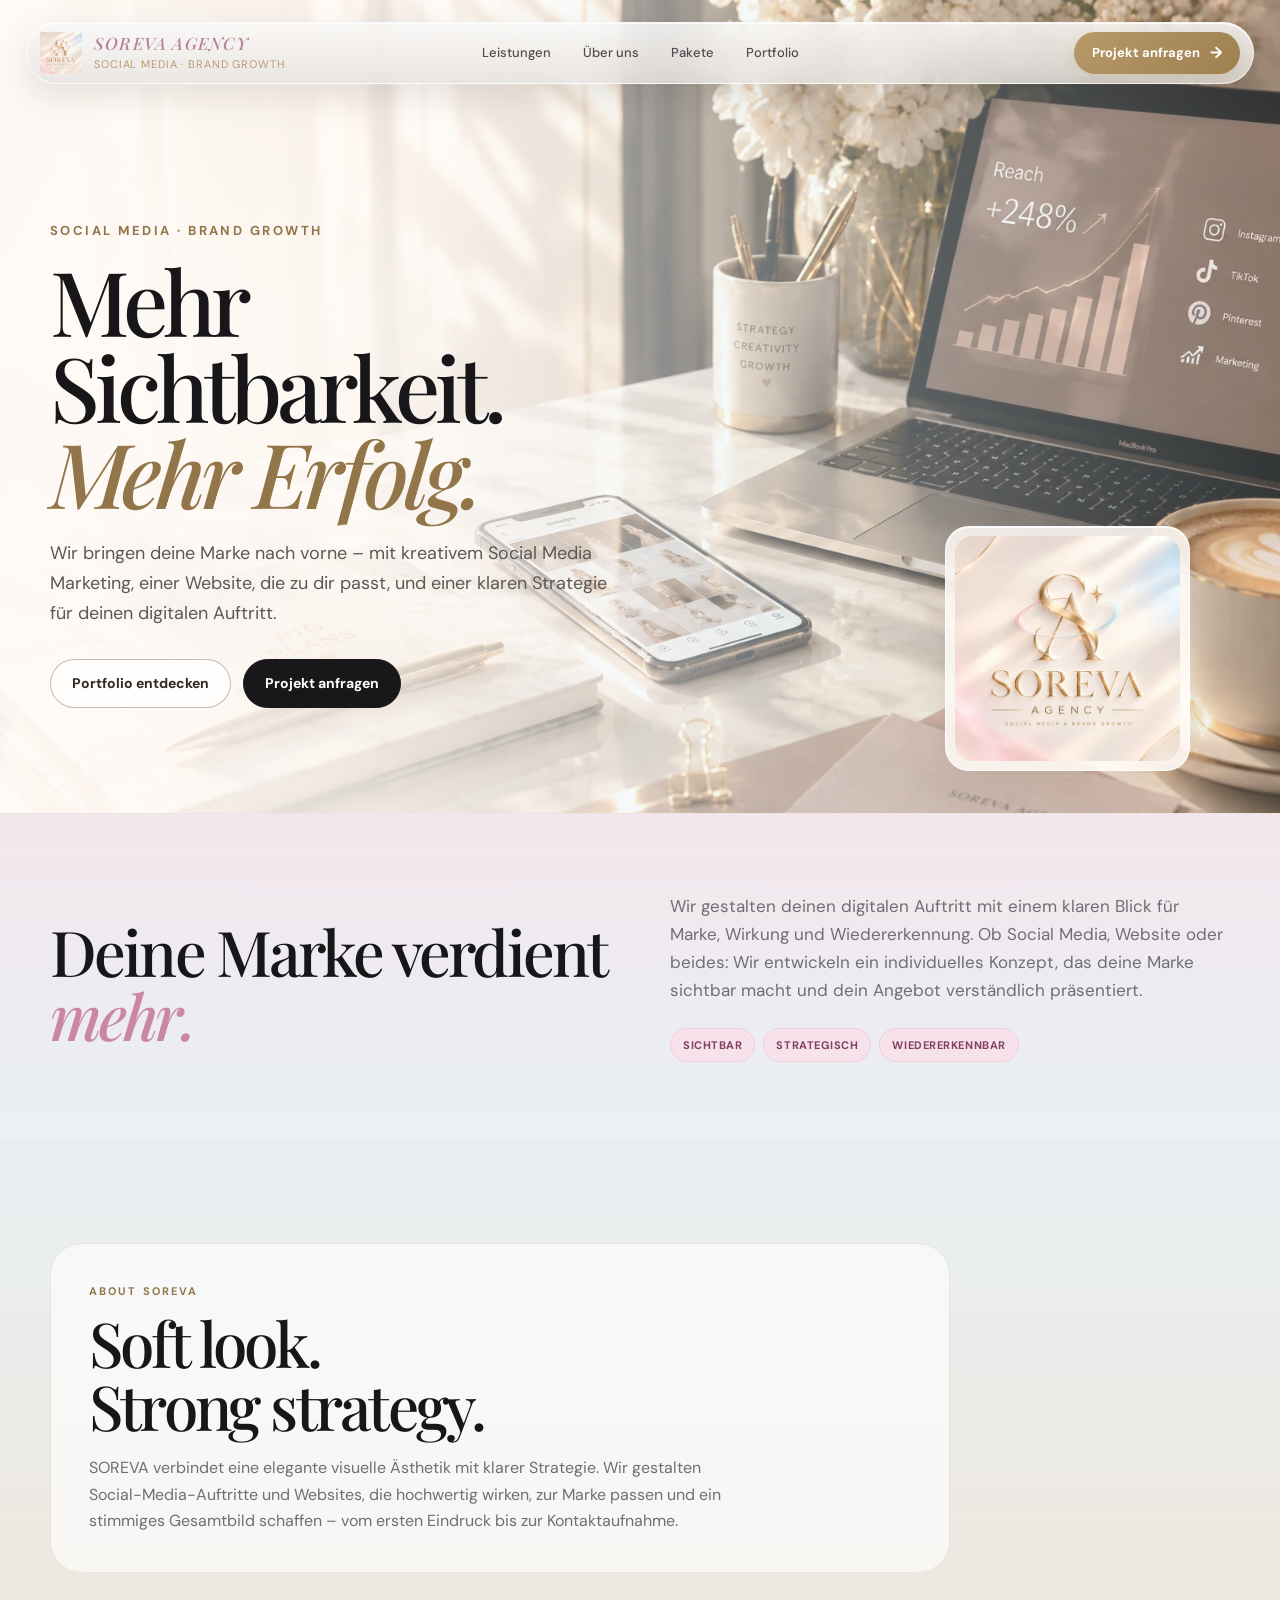
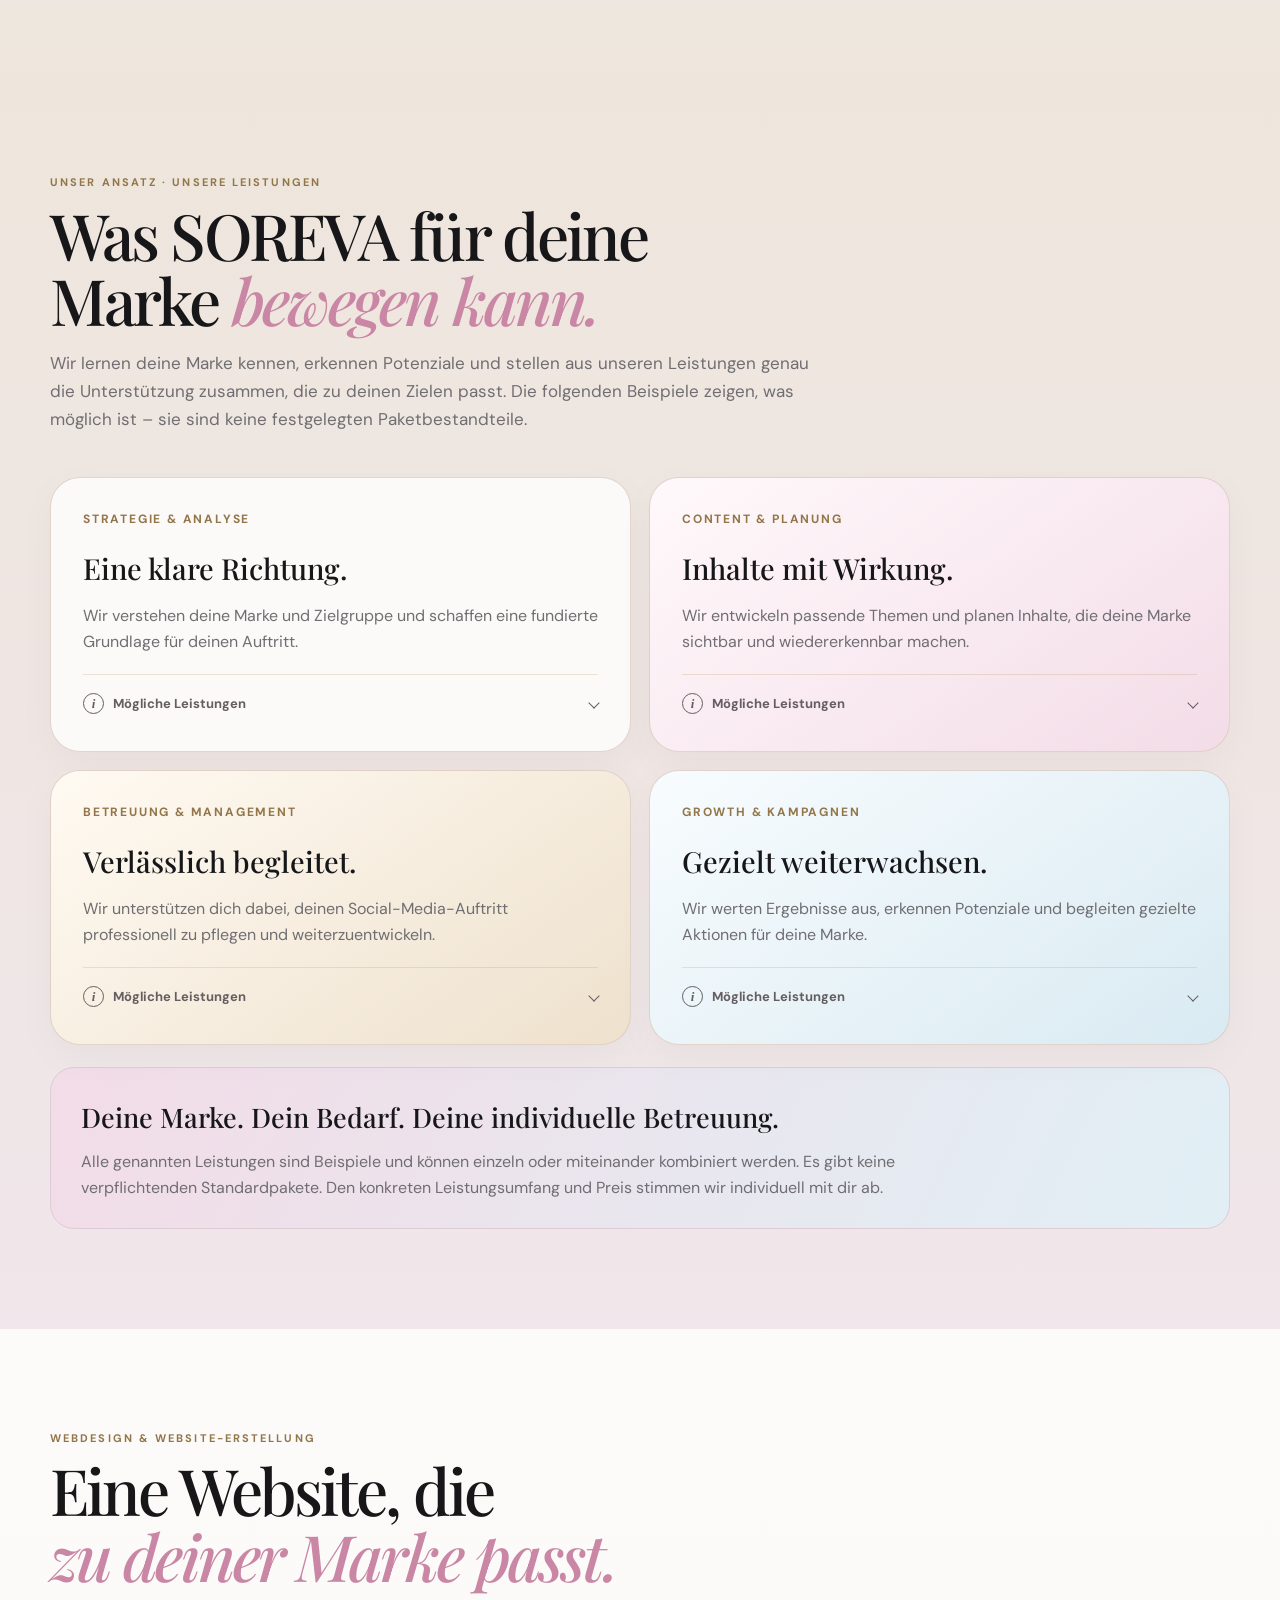
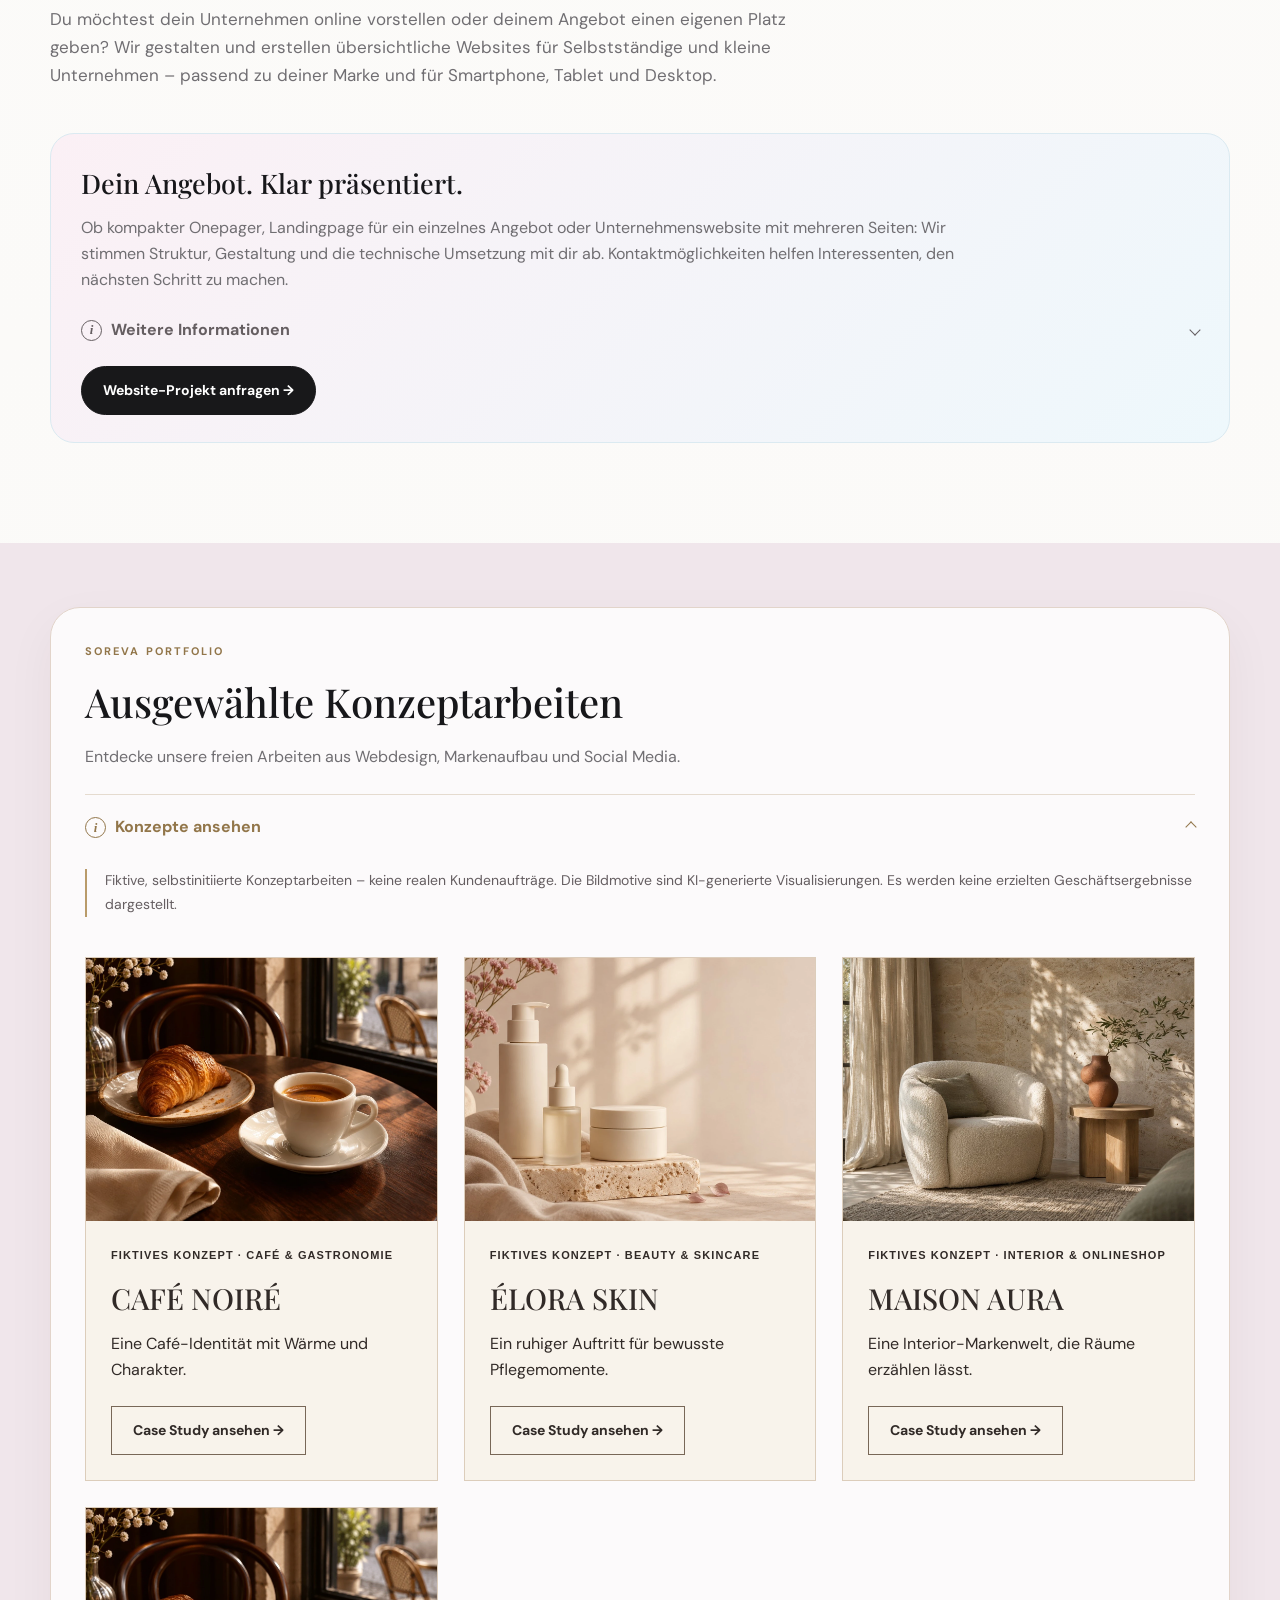
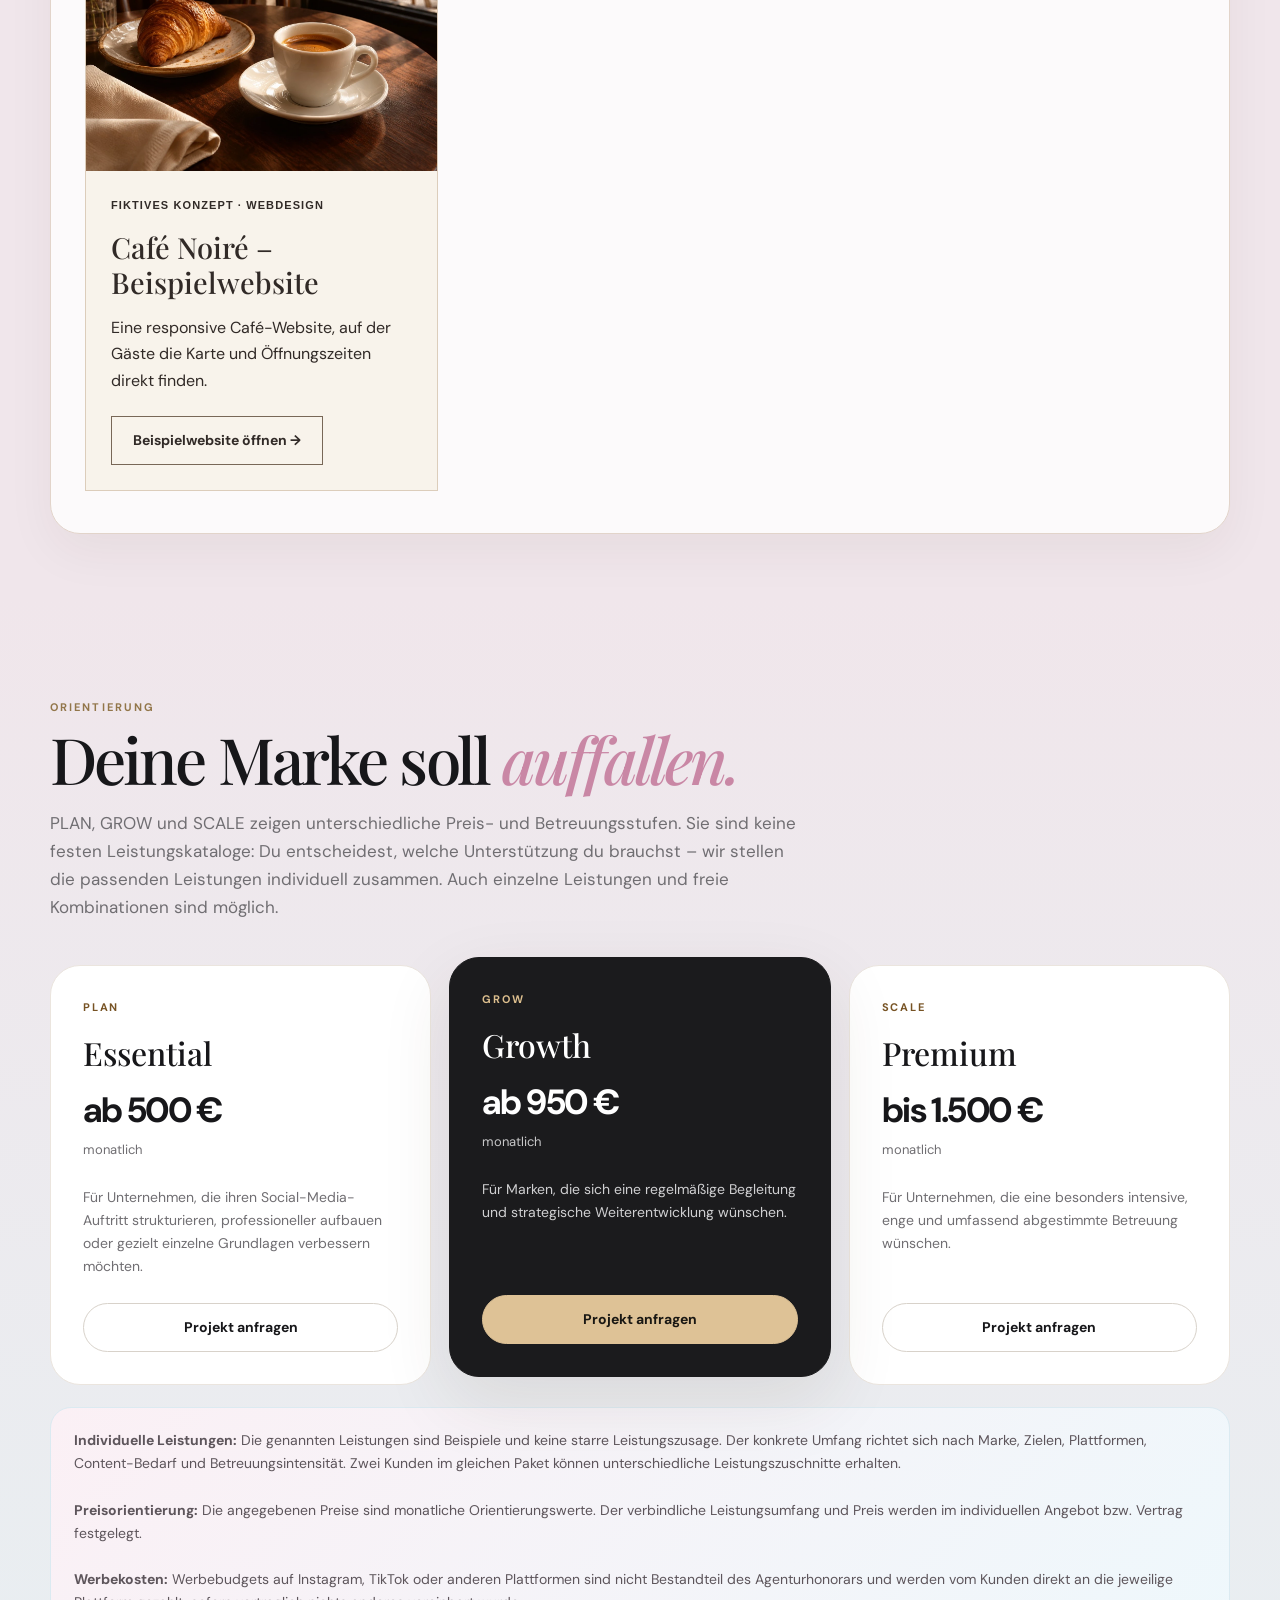
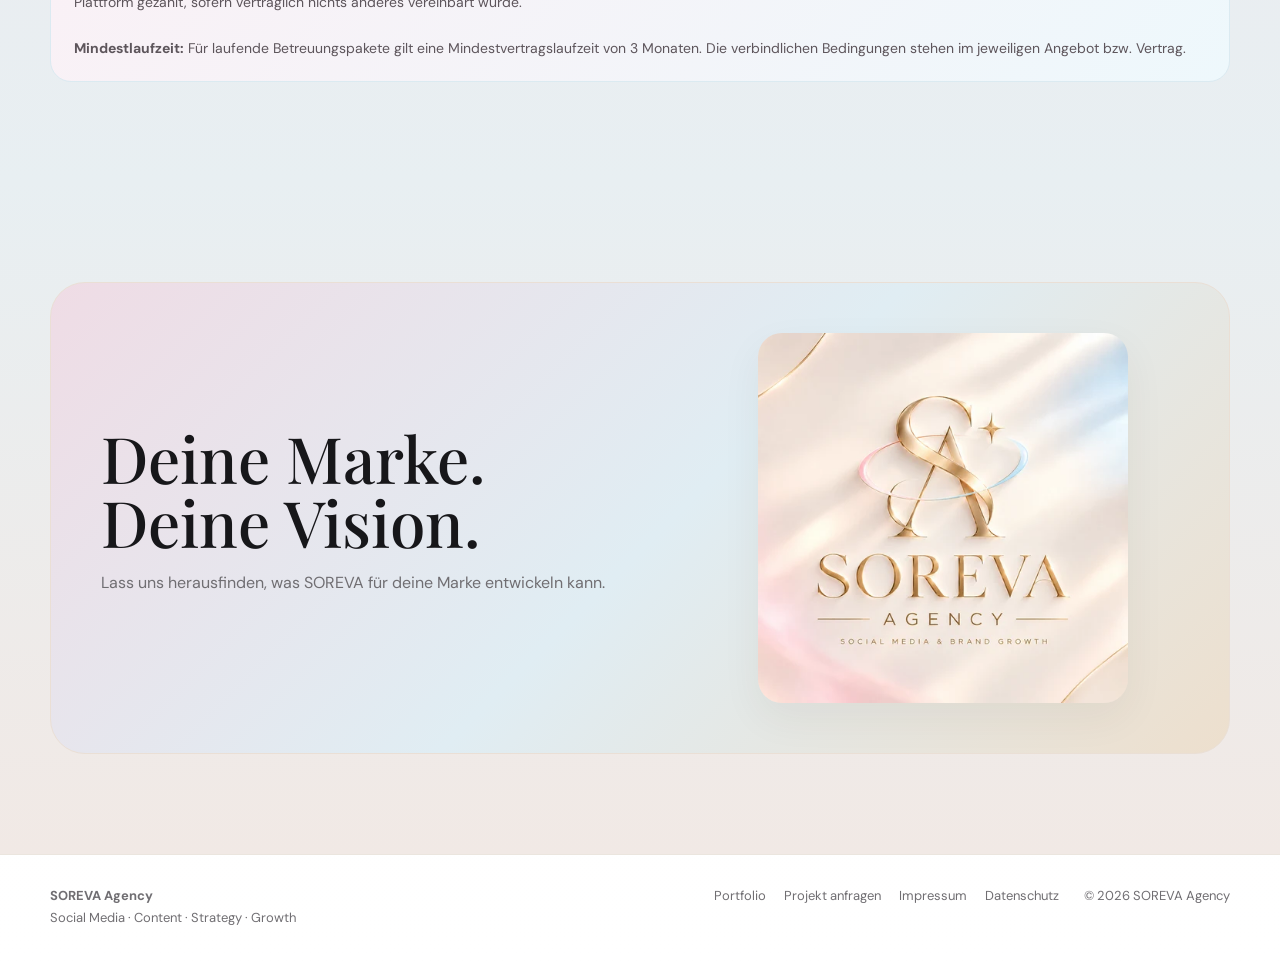
<file: index.html>
<!DOCTYPE html>
<html lang="de">
<head>
    <meta charset="UTF-8">
    <meta name="viewport" content="width=device-width, initial-scale=1.0">

    
<title>SOREVA Agency | Social Media & Webdesign</title>


    
<meta name="description" content="SOREVA Agency unterstützt dich mit Social Media Marketing, Markenaufbau und individuellen Websites. Frage dein Projekt unverbindlich an.">




    <link rel="preload" as="image" type="image/webp" href="assets/hero-marketing-mobile.webp" media="(max-width: 760px)" fetchpriority="high">
    <link rel="preload" as="image" type="image/webp" href="assets/hero-marketing-desktop.webp" media="(width > 760px)" fetchpriority="high">
    <link rel="stylesheet" href="style.css?v=20261120-optimized-images">
    <link rel="stylesheet" href="portfolio.css">
    <style>
        .pf-cafe-projects {
            display: grid;
            gap: inherit;
        }
    </style>
    <link rel="canonical" href="https://soreva-agency.github.io/sorevaagency-website/">
    <meta property="og:type" content="website">
    <meta property="og:locale" content="de_DE">
    <meta property="og:site_name" content="SOREVA Agency">
    <meta property="og:title" content="SOREVA Agency | Social Media &amp; Webdesign">
    <meta property="og:description" content="SOREVA Agency unterstützt dich mit Social Media Marketing, Markenaufbau und individuellen Websites. Frage dein Projekt unverbindlich an.">
    <meta property="og:url" content="https://soreva-agency.github.io/sorevaagency-website/">
    <meta property="og:image" content="https://soreva-agency.github.io/sorevaagency-website/assets/soreva-logo.png">
    <meta property="og:image:alt" content="SOREVA Agency Logo">
    <script type="application/ld+json">
    {
  "@context": "https://schema.org",
  "@type": "Organization",
  "@id": "https://soreva-agency.github.io/sorevaagency-website/#organization",
  "name": "SOREVA Agency",
  "url": "https://soreva-agency.github.io/sorevaagency-website/",
  "logo": "https://soreva-agency.github.io/sorevaagency-website/assets/soreva-logo.png"
}
    </script>
</head>

<body>

<header class="navbar">
    <div class="container nav-shell">
        <a href="index.html" class="brand" aria-label="SOREVA Agency Startseite">
            <img
                src="assets/soreva-logo-nav.webp"
                alt="SOREVA Logo"
                class="brand-logo"
            >
            <span class="brand-copy">
                <span class="brand-name">SOREVA AGENCY</span>
                <span class="brand-tagline">SOCIAL MEDIA · BRAND GROWTH</span>
            </span>
        </a>

        <nav class="nav-links" aria-label="Hauptnavigation">
            <a href="index.html#leistungen">Leistungen</a>
            <a href="index.html#ueber-uns">Über uns</a>
            <a href="index.html#pakete">Pakete</a>
            <a href="index.html#portfolio">Portfolio</a>
            <a href="anfrage.html" class="nav-request">Projekt anfragen</a>
        </nav>

        <a href="anfrage.html" class="nav-cta">Projekt anfragen <span>→</span></a>
    </div>
</header>


<main>

    <!-- HERO -->
    <section class="hero hero-image">

        <div class="hero-image-layer"></div>
        <div class="hero-overlay"></div>

        <div class="container hero-grid">

            <div class="hero-content">

                <div class="eyebrow">
                    SOCIAL MEDIA · BRAND GROWTH
                </div>

                <h1>
                    Mehr Sichtbarkeit.
                    <em>Mehr Erfolg.</em>
                </h1>

                <p class="hero-text">
                    Wir bringen deine Marke nach vorne – mit kreativem Social Media Marketing,
                    einer Website, die zu dir passt, und einer klaren Strategie
                    für deinen digitalen Auftritt.
                </p>

                <div class="hero-buttons">


                    <a href="#portfolio" class="button button-light">
                        Portfolio entdecken
                    </a>

                    <a href="anfrage.html" class="button button-dark">
                        Projekt anfragen
                    </a>

                </div>

            </div>

        </div>

        <div class="hero-logo-panel">
            <img
                src="assets/soreva-logo.webp"
                alt="SOREVA Agency Logo"
            >
        </div>

    </section>


    <!-- INTRO -->
    <section class="section intro-section">

        <div class="container intro-grid">

            <div>
                <h2>
                    Deine Marke verdient
                    <span class="rose-word">mehr.</span>
                </h2>
            </div>

            <div>
                <p class="lead">
                    Wir gestalten deinen digitalen Auftritt mit einem klaren Blick für Marke,
                    Wirkung und Wiedererkennung. Ob Social Media, Website oder beides:
                    Wir entwickeln ein individuelles Konzept, das deine Marke sichtbar macht
                    und dein Angebot verständlich präsentiert.
                </p>

                <div class="rose-highlight-row">
                    <span>sichtbar</span>
                    <span>strategisch</span>
                    <span>wiedererkennbar</span>
                </div>

            </div>

        </div>

    </section>


    <!-- ABOUT -->
    <section class="about-section" id="ueber-uns">
        <div class="container">
            <div class="about-box about-main about-single">
                <div class="eyebrow">ABOUT SOREVA</div>
                <h2>Soft look.<br>Strong strategy.</h2>
                <p>
                    SOREVA verbindet eine elegante visuelle Ästhetik mit klarer Strategie.
                    Wir gestalten Social-Media-Auftritte und Websites, die hochwertig wirken,
                    zur Marke passen und ein stimmiges Gesamtbild schaffen –
                    vom ersten Eindruck bis zur Kontaktaufnahme.
                </p>
            </div>
        </div>
    </section>


    <!-- LEISTUNGEN & UNSER ANSATZ -->
    <section class="section" id="leistungen">
        <div class="container">
            <div class="section-heading">
                <div class="eyebrow">UNSER ANSATZ · UNSERE LEISTUNGEN</div>
                <h2>Was SOREVA für deine Marke <span class="rose-word">bewegen kann.</span></h2>
                <p>
                    Wir lernen deine Marke kennen, erkennen Potenziale und stellen aus
                    unseren Leistungen genau die Unterstützung zusammen, die zu deinen
                    Zielen passt. Die folgenden Beispiele zeigen, was möglich ist –
                    sie sind keine festgelegten Paketbestandteile.
                </p>
            </div>

            <div class="service-grid service-combined-grid">
                <article class="service-card">
                    <div class="service-number">STRATEGIE &amp; ANALYSE</div>
                    <h3>Eine klare Richtung.</h3>
                    <p>Wir verstehen deine Marke und Zielgruppe und schaffen eine fundierte Grundlage für deinen Auftritt.</p>
                    <details class="service-examples-dropdown">
                        <summary><span class="service-info-icon" aria-hidden="true">i</span><strong>Mögliche Leistungen</strong><span class="service-dropdown-chevron" aria-hidden="true"></span></summary>
                        <div class="service-examples-content">Social-Media-Strategie, Zielgruppenanalyse, Markenpositionierung, Content-Säulen und Wachstumsstrategie.</div>
                    </details>
                </article>

                <article class="service-card service-card-pink">
                    <div class="service-number">CONTENT &amp; PLANUNG</div>
                    <h3>Inhalte mit Wirkung.</h3>
                    <p>Wir entwickeln passende Themen und planen Inhalte, die deine Marke sichtbar und wiedererkennbar machen.</p>
                    <details class="service-examples-dropdown">
                        <summary><span class="service-info-icon" aria-hidden="true">i</span><strong>Mögliche Leistungen</strong><span class="service-dropdown-chevron" aria-hidden="true"></span></summary>
                        <div class="service-examples-content">Content-Ideen, Redaktionsplanung, Reels, Carousels, Captions, Story-Konzepte und Content-Erstellung.</div>
                    </details>
                </article>

                <article class="service-card service-card-beige">
                    <div class="service-number">BETREUUNG &amp; MANAGEMENT</div>
                    <h3>Verlässlich begleitet.</h3>
                    <p>Wir unterstützen dich dabei, deinen Social-Media-Auftritt professionell zu pflegen und weiterzuentwickeln.</p>
                    <details class="service-examples-dropdown">
                        <summary><span class="service-info-icon" aria-hidden="true">i</span><strong>Mögliche Leistungen</strong><span class="service-dropdown-chevron" aria-hidden="true"></span></summary>
                        <div class="service-examples-content">Profiloptimierung, Bio &amp; Positionierung, Community-Management, Social-Media-Betreuung und Beratung.</div>
                    </details>
                </article>

                <article class="service-card service-card-blue">
                    <div class="service-number">GROWTH &amp; KAMPAGNEN</div>
                    <h3>Gezielt weiterwachsen.</h3>
                    <p>Wir werten Ergebnisse aus, erkennen Potenziale und begleiten gezielte Aktionen für deine Marke.</p>
                    <details class="service-examples-dropdown">
                        <summary><span class="service-info-icon" aria-hidden="true">i</span><strong>Mögliche Leistungen</strong><span class="service-dropdown-chevron" aria-hidden="true"></span></summary>
                        <div class="service-examples-content">Performance-Auswertung, Content-Optimierung, Growth-Maßnahmen, Kampagnenplanung und Launchbegleitung.</div>
                    </details>
                </article>
            </div>

            <div class="service-individual-note">
                <h3>Deine Marke. Dein Bedarf. Deine individuelle Betreuung.</h3>
                <p>
                    Alle genannten Leistungen sind Beispiele und können einzeln oder
                    miteinander kombiniert werden. Es gibt keine verpflichtenden
                    Standardpakete. Den konkreten Leistungsumfang und Preis stimmen
                    wir individuell mit dir ab.
                </p>
            </div>
        </div>
    </section>



    <!-- WEBDESIGN -->
    <section class="section" id="webdesign" aria-labelledby="webdesign-title">
        <div class="container">
            <div class="section-heading">
                <div class="eyebrow">WEBDESIGN &amp; WEBSITE-ERSTELLUNG</div>
                <h2 id="webdesign-title">Eine Website, die <span class="rose-word">zu deiner Marke passt.</span></h2>
                <p>Du möchtest dein Unternehmen online vorstellen oder deinem Angebot einen eigenen Platz geben? Wir gestalten und erstellen übersichtliche Websites für Selbstständige und kleine Unternehmen – passend zu deiner Marke und für Smartphone, Tablet und Desktop.</p>
            </div>
            <div class="service-individual-note">
                <h3>Dein Angebot. Klar präsentiert.</h3>
                <p>Ob kompakter Onepager, Landingpage für ein einzelnes Angebot oder Unternehmenswebsite mit mehreren Seiten: Wir stimmen Struktur, Gestaltung und die technische Umsetzung mit dir ab. Kontaktmöglichkeiten helfen Interessenten, den nächsten Schritt zu machen.</p>
                <details class="service-examples-dropdown webdesign-details">
                    <summary><span class="service-info-icon" aria-hidden="true">i</span><strong>Weitere Informationen</strong><span class="service-dropdown-chevron" aria-hidden="true"></span></summary>
                    <div class="service-examples-content">
                        <p>Die Website-Erstellung ist ein eigenständiges Projekt und wird separat von unseren monatlichen Social-Media-Paketen angeboten. Umfang, Preis und Zeitplan vereinbaren wir nach einem Gespräch über dein Vorhaben.</p>
                        <p>Texte, Bilder, Domain, Hosting und spätere Pflege klären wir vorab gemeinsam. Welche Leistungen und laufenden Kosten dazugehören, steht transparent im individuellen Angebot.</p>
                    </div>
                </details>
                <a href="anfrage.html#contactForm" class="button button-dark">Website-Projekt anfragen →</a>
            </div>
        </div>
    </section>

<!-- SOREVA PORTFOLIO: self-initiated fictional concept studies -->
    <section id="portfolio" aria-labelledby="portfolio-title"><div class="container"><div class="pf-collection"><div class="eyebrow">SOREVA PORTFOLIO</div><h2 id="portfolio-title">Ausgewählte Konzeptarbeiten</h2><p class="pf-collection-intro">Entdecke unsere freien Arbeiten aus Webdesign, Markenaufbau und Social Media.</p><details class="service-examples-dropdown pf-collection-details" open><summary><span class="service-info-icon" aria-hidden="true">i</span><strong>Konzepte ansehen</strong><span class="service-dropdown-chevron" aria-hidden="true"></span></summary><div class="pf-collection-content"><p class="pf-note">Fiktive, selbstinitiierte Konzeptarbeiten – keine realen Kundenaufträge. Die Bildmotive sind KI-generierte Visualisierungen. Es werden keine erzielten Geschäftsergebnisse dargestellt.</p><div class="pf-grid"><div class="pf-cafe-projects">
                <article class="pf-card"><a class="pf-card-image" href="portfolio/cafe.html" aria-label="Case Study CAFÉ NOIRÉ ansehen"><img src="assets/portfolio/cafe-hero.webp" width="1536" height="1024" loading="lazy" alt="KI-generierte Bildwelt für das fiktive Konzept CAFÉ NOIRÉ"></a><div class="pf-card-copy"><span class="pf-label">Fiktives Konzept · Café &amp; Gastronomie</span><h3>CAFÉ NOIRÉ</h3><p>Eine Café-Identität mit Wärme und Charakter.</p><a href="portfolio/cafe.html" class="button">Case Study ansehen →</a></div></article>
                <article class="pf-card">
                    <a class="pf-card-image" href="portfolio/cafe-webdesign.html" aria-label="Beispielwebsite Café Noiré öffnen">
                        <img src="assets/portfolio/cafe-hero.webp" width="1536" height="1024" loading="lazy" alt="KI-generierte Bildwelt des fiktiven Café Noiré">
                    </a>
                    <div class="pf-card-copy">
                        <span class="pf-label">Fiktives Konzept · Webdesign</span>
                        <h3>Café Noiré – Beispielwebsite</h3>
                        <p>Eine responsive Café-Website, auf der Gäste die Karte und Öffnungszeiten direkt finden.</p>
                        <a href="portfolio/cafe-webdesign.html" class="button">Beispielwebsite öffnen →</a>
                    </div>
                </article>
            </div><article class="pf-card"><a class="pf-card-image" href="portfolio/elora.html" aria-label="Case Study ÉLORA SKIN ansehen"><img src="assets/portfolio/elora-hero.webp" width="1536" height="1024" loading="lazy" alt="KI-generierte Bildwelt für das fiktive Konzept ÉLORA SKIN"></a><div class="pf-card-copy"><span class="pf-label">Fiktives Konzept · Beauty &amp; Skincare</span><h3>ÉLORA SKIN</h3><p>Ein ruhiger Auftritt für bewusste Pflegemomente.</p><a href="portfolio/elora.html" class="button">Case Study ansehen →</a></div></article><article class="pf-card"><a class="pf-card-image" href="portfolio/maison.html" aria-label="Case Study MAISON AURA ansehen"><img src="assets/portfolio/maison-hero.webp" width="1536" height="1024" loading="lazy" alt="KI-generierte Bildwelt für das fiktive Konzept MAISON AURA"></a><div class="pf-card-copy"><span class="pf-label">Fiktives Konzept · Interior &amp; Onlineshop</span><h3>MAISON AURA</h3><p>Eine Interior-Markenwelt, die Räume erzählen lässt.</p><a href="portfolio/maison.html" class="button">Case Study ansehen →</a></div></article></div></div></details></div></div></section>

    <!-- PAKETE -->
    <section class="section" id="pakete">

        <div class="container">

            <div class="section-heading">

                <div class="eyebrow">
                    ORIENTIERUNG
                </div>

                <h2>
                    Deine Marke soll
                    <span class="rose-word">auffallen.</span>
                </h2>

                <p>
                    PLAN, GROW und SCALE zeigen unterschiedliche Preis- und
                    Betreuungsstufen. Sie sind keine festen Leistungskataloge:
                    Du entscheidest, welche Unterstützung du brauchst – wir
                    stellen die passenden Leistungen individuell zusammen.
                    Auch einzelne Leistungen und freie Kombinationen sind möglich.
                </p>

            </div>


            <div class="package-grid">

                <article class="package-card">

                    <div class="package-label">
                        PLAN
                    </div>

                    <h3>
                        Essential
                    </h3>

                    <div class="price">
                        ab 500 €
                    </div>

                    <div class="price-info">
                        monatlich
                    </div>

                    <p>
                        Für Unternehmen, die ihren Social-Media-Auftritt
                        strukturieren, professioneller aufbauen oder gezielt
                        einzelne Grundlagen verbessern möchten.
                    </p>

                    <a href="anfrage.html?paket=Essential" class="button button-outline">Projekt anfragen</a>

                </article>


                <article class="package-card package-featured">

                    <div class="package-label">
                        GROW
                    </div>

                    <h3>
                        Growth
                    </h3>

                    <div class="price">
                        ab 950 €
                    </div>

                    <div class="price-info">
                        monatlich
                    </div>

                    <p>
                        Für Marken, die sich eine regelmäßige Begleitung
                        und strategische Weiterentwicklung wünschen.
                    </p>

                    <a href="anfrage.html?paket=Growth" class="button button-gold">Projekt anfragen</a>

                </article>


                <article class="package-card">

                    <div class="package-label">
                        SCALE
                    </div>

                    <h3>
                        Premium
                    </h3>

                    <div class="price">
                        bis 1.500 €
                    </div>

                    <div class="price-info">
                        monatlich
                    </div>

                    <p>
                        Für Unternehmen, die eine besonders intensive,
                        enge und umfassend abgestimmte Betreuung wünschen.
                    </p>

                    <a href="anfrage.html?paket=Premium" class="button button-outline">Projekt anfragen</a>

                </article>

            </div>


            <div class="important-info">

                <strong>Individuelle Leistungen:</strong>

                Die genannten Leistungen sind Beispiele und keine starre
                Leistungszusage. Der konkrete Umfang richtet sich nach Marke,
                Zielen, Plattformen, Content-Bedarf und Betreuungsintensität.
                Zwei Kunden im gleichen Paket können unterschiedliche
                Leistungszuschnitte erhalten.

                <br><br>

                <strong>Preisorientierung:</strong>

                Die angegebenen Preise sind monatliche Orientierungswerte.
                Der verbindliche Leistungsumfang und Preis werden im
                individuellen Angebot bzw. Vertrag festgelegt.

                <br><br>

                <strong>Werbekosten:</strong>

                Werbebudgets auf Instagram, TikTok oder anderen Plattformen
                sind nicht Bestandteil des Agenturhonorars und werden vom
                Kunden direkt an die jeweilige Plattform gezahlt, sofern
                vertraglich nichts anderes vereinbart wurde.

                <br><br>

                <strong>Mindestlaufzeit:</strong>

                Für laufende Betreuungspakete gilt eine Mindestvertragslaufzeit
                von 3 Monaten. Die verbindlichen Bedingungen stehen im
                jeweiligen Angebot bzw. Vertrag.

            </div>

        </div>

    </section>


    <!-- CTA -->
    <section class="cta-section" id="kontakt">

        <div class="container">

            <div class="cta-card">

                <div>

                    <h2>
                        Deine Marke.
                        <br>
                        Deine Vision.
                    </h2>

                    <p>
                        Lass uns herausfinden, was SOREVA für
                        deine Marke entwickeln kann.
                    </p>



                </div>


                <div class="cta-logo">

                    <img
                        src="assets/soreva-logo.webp"
                        alt="SOREVA Agency Logo"
                    >

                </div>

            </div>

        </div>

    </section>

</main>


<footer class="footer">

    <div class="container footer-inner">

        <div>

            <strong>SOREVA Agency</strong>

            <br>

            Social Media · Content · Strategy · Growth

        </div>


        <div class="footer-nav">
            <a href="index.html#portfolio">Portfolio</a>

            <a href="anfrage.html">Projekt anfragen</a>

            <a href="impressum.html">
                Impressum
            </a>

            <a href="datenschutz.html">
                Datenschutz
            </a>

        </div>


        <div>
            © <span id="year"></span> SOREVA Agency
        </div>

    </div>

</footer>


<script src="script.js?v=20261107-web3forms"></script>

</body>
</html>
</file>
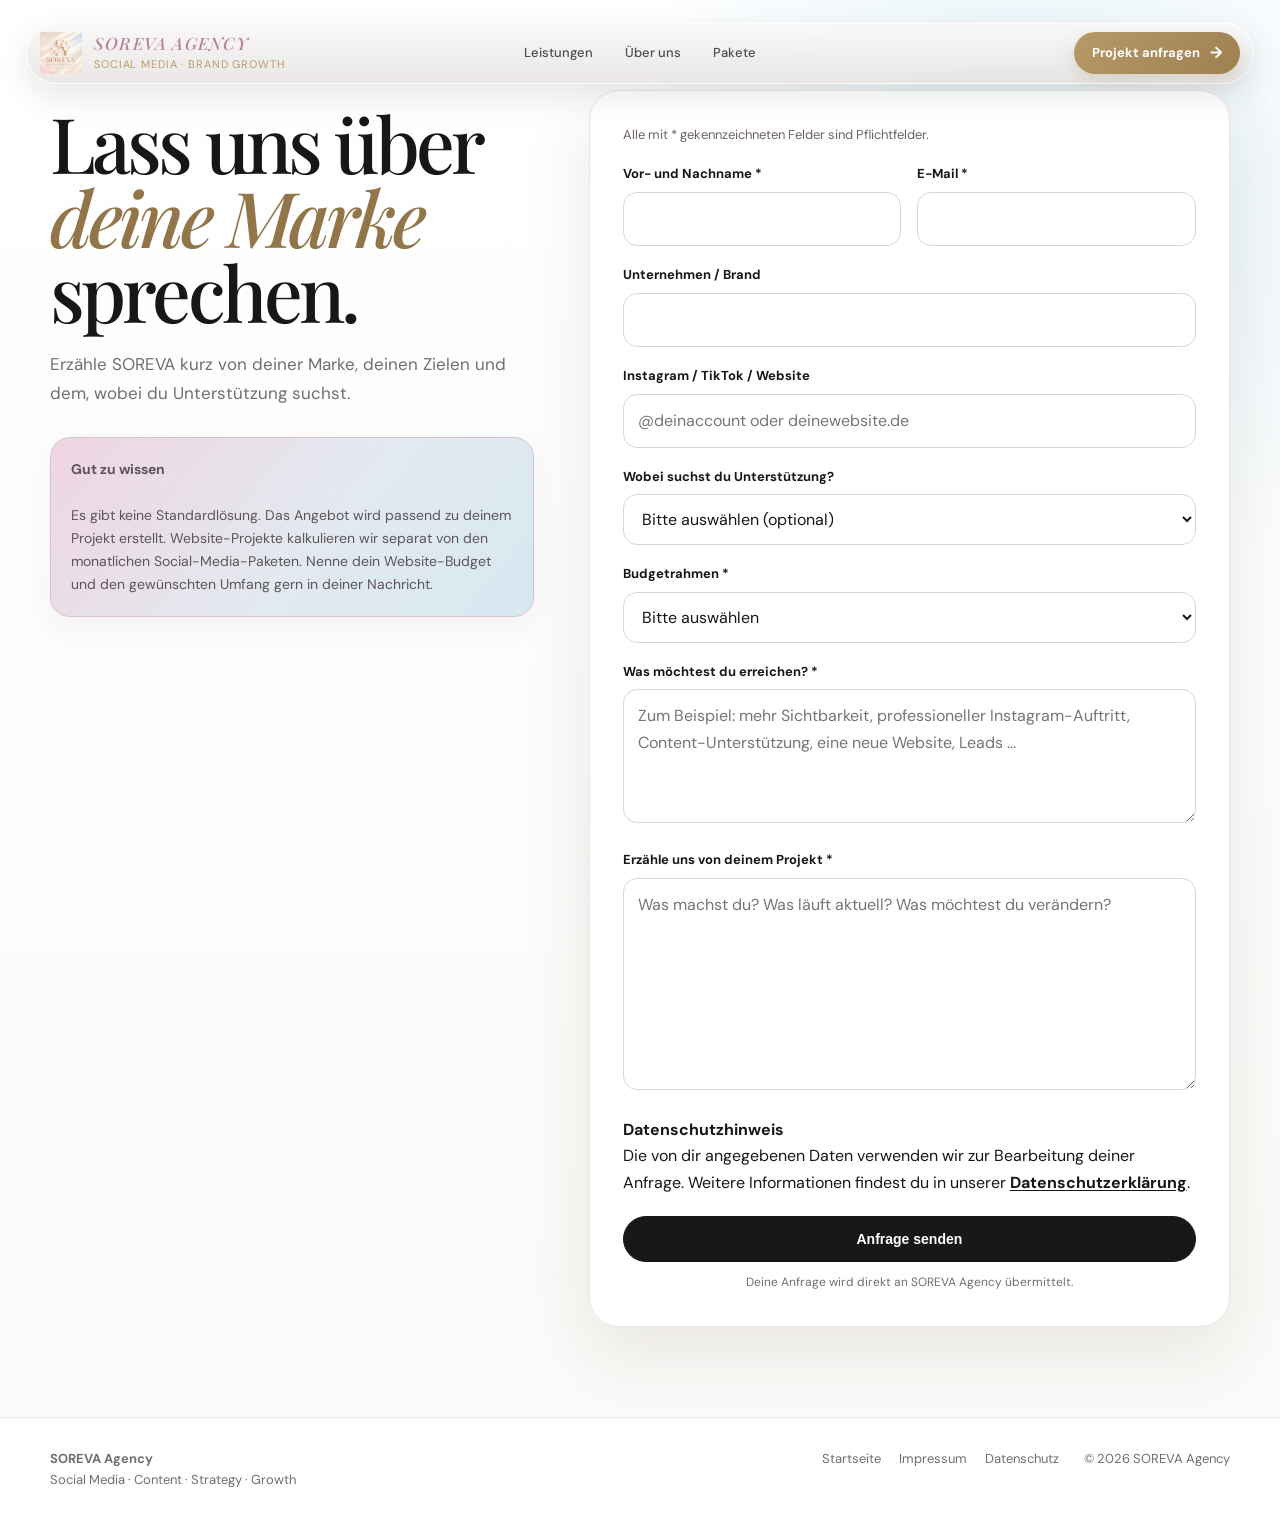
<file: anfrage.html>
<!DOCTYPE html>
<html lang="de">
<head>
    <meta charset="UTF-8">
    <meta name="viewport" content="width=device-width, initial-scale=1.0">

    <title>Social Media &amp; Website anfragen | SOREVA Agency</title>



    <link rel="stylesheet" href="style.css?v=20261120-local-fonts">
    <meta name="description" content="Frage dein Social-Media- oder Website-Projekt bei SOREVA Agency an. Erzähle uns von deiner Marke, deinen Zielen und der gewünschten Unterstützung.">
    <link rel="canonical" href="https://soreva-agency.github.io/sorevaagency-website/anfrage.html">
    <meta property="og:type" content="website">
    <meta property="og:locale" content="de_DE">
    <meta property="og:site_name" content="SOREVA Agency">
    <meta property="og:title" content="Social Media &amp; Website anfragen | SOREVA Agency">
    <meta property="og:description" content="Frage dein Social-Media- oder Website-Projekt bei SOREVA Agency an. Erzähle uns von deiner Marke, deinen Zielen und der gewünschten Unterstützung.">
    <meta property="og:url" content="https://soreva-agency.github.io/sorevaagency-website/anfrage.html">
    <meta property="og:image" content="https://soreva-agency.github.io/sorevaagency-website/assets/soreva-logo.png">
    <meta property="og:image:alt" content="SOREVA Agency Logo">
    <style>
        .form-privacy-note {
            margin-bottom: 1.25rem;
        }

        .form-privacy-note a {
            font-weight: 700;
            text-decoration: underline;
            text-underline-offset: 0.15em;
        }
    </style>
</head>

<body>

<header class="navbar">
    <div class="container nav-shell">
        <a href="index.html" class="brand" aria-label="SOREVA Agency Startseite">
            <img
                src="assets/soreva-logo-nav.webp"
                alt="SOREVA Agency Logo"
                class="brand-logo"
            >
            <span class="brand-copy">
                <span class="brand-name">SOREVA AGENCY</span>
                <span class="brand-tagline">SOCIAL MEDIA · BRAND GROWTH</span>
            </span>
        </a>

        <nav class="nav-links" aria-label="Hauptnavigation">
            <a href="index.html#leistungen">Leistungen</a>
            <a href="index.html#ueber-uns">Über uns</a>
            <a href="index.html#pakete">Pakete</a>
            <a href="anfrage.html" class="nav-request">Projekt anfragen</a>
        </nav>

        <a href="anfrage.html" class="nav-cta">Projekt anfragen <span>→</span></a>
    </div>
</header>


<main>

<section class="form-section">

    <div class="container form-layout">

        <div class="form-intro">

            <h1>
                Lass uns über
                <em>deine Marke</em>
                sprechen.
            </h1>

            <p>
                Erzähle SOREVA kurz von deiner Marke, deinen Zielen
                und dem, wobei du Unterstützung suchst.
            </p>

            <div class="form-note">

                <strong>Gut zu wissen</strong>

                <br><br>

                Es gibt keine Standardlösung.
                Das Angebot wird passend zu deinem Projekt erstellt.
                Website-Projekte kalkulieren wir separat von den monatlichen Social-Media-Paketen. Nenne dein Website-Budget und den gewünschten Umfang gern in deiner Nachricht.

            </div>

        </div>


        <div class="form-card">

            <form id="contactForm">
                <p class="form-required-note" id="selectedPackage" hidden></p>
                <p class="form-required-note">Alle mit * gekennzeichneten Felder sind Pflichtfelder.</p>
                <div class="form-row">

                    <div class="field">

                        <label for="name">
                            Vor- und Nachname *
                        </label>

                        <input
                            type="text"
                            id="name"
                            name="name"
                            required
                        >

                    </div>


                    <div class="field">

                        <label for="email">
                            E-Mail *
                        </label>

                        <input
                            type="email"
                            id="email"
                            name="email"
                            required
                        >

                    </div>

                </div>


                <div class="field">

                    <label for="firma">
                        Unternehmen / Brand
                    </label>

                    <input
                        type="text"
                        id="firma"
                        name="firma"
                    >

                </div>


                <div class="field">

                    <label for="social">
                        Instagram / TikTok / Website
                    </label>

                    <input
                        type="text"
                        id="social"
                        name="social"
                        placeholder="@deinaccount oder deinewebsite.de"
                    >

                </div>



                <div class="field">
                    <label for="leistung">Wobei suchst du Unterstützung?</label>
                    <select id="leistung" name="leistung">
                        <option value="">Bitte auswählen (optional)</option>
                        <option value="Website-Erstellung / Webdesign">Website-Erstellung / Webdesign</option>
                        <option value="Social Media">Social Media</option>
                        <option value="Website und Social Media">Website und Social Media</option>
                        <option value="Andere Anfrage / Noch offen">Andere Anfrage / Noch offen</option>
                    </select>
                </div>

                <div class="field">

                    <label for="budget">
                        Budgetrahmen *
                    </label>

                    <select
                        id="budget"
                        name="budget"
                        required
                    >

                        <option value="">
                            Bitte auswählen
                        </option>

                        <option value="ab 500 €">
                            ab 500 €
                        </option>

                        <option value="ab 950 €">
                            ab 950 €
                        </option>

                        <option value="bis 1.500 €">
                            bis 1.500 €
                        </option>

                        <option value="Eigenes Budget">Eigenes Budget</option>

                        <option value="Noch offen">
                            Noch offen
                        </option>

                    </select>

                </div>

                <div id="customBudgetField" hidden>
                    <div class="field">
                        <label for="customBudget">Dein Budget in Euro *</label>
                        <input
                            type="text"
                            id="customBudget"
                            name="budget_betrag_eur"
                            pattern="[0-9]+([,.][0-9]{1,2})?"
                            title="Gib einen Betrag ein, zum Beispiel 2000 oder 2000,50."
                            inputmode="decimal"
                            placeholder="z. B. 2000"
                            disabled
                        >
                    </div>
                </div>


                <div class="field">

                    <label for="ziel">
                        Was möchtest du erreichen? *
                    </label>

                    <textarea
                        id="ziel"
                        name="ziel"
                        rows="4"
                        required
                        placeholder="Zum Beispiel: mehr Sichtbarkeit, professioneller Instagram-Auftritt, Content-Unterstützung, eine neue Website, Leads ..."
                    ></textarea>

                </div>


                <div class="field">

                    <label for="message">
                        Erzähle uns von deinem Projekt *
                    </label>

                    <textarea
                        id="message"
                        name="message"
                        rows="7"
                        required
                        placeholder="Was machst du? Was läuft aktuell? Was möchtest du verändern?"
                    ></textarea>

                </div>


                <p class="form-privacy-note">
                    <strong>Datenschutzhinweis</strong><br>
                    Die von dir angegebenen Daten verwenden wir zur Bearbeitung deiner Anfrage.
                    Weitere Informationen findest du in unserer
                    <a href="datenschutz.html" target="_blank" rel="noopener">Datenschutzerklärung</a>.
                </p>


                <button
                    type="submit"
                    class="button button-dark form-submit"
                >
                    Anfrage senden
                </button>


                <div
                    id="successMessage"
                    class="form-message"
                    aria-live="polite"
                ></div>
                <p class="form-hint">
                    Deine Anfrage wird direkt an SOREVA Agency übermittelt.
                </p>
</form>

        </div>

    </div>

</section>

</main>


<footer class="footer">

    <div class="container footer-inner">

        <div>
            <strong>SOREVA Agency</strong>
            <br>
            Social Media · Content · Strategy · Growth
        </div>

        <div class="footer-nav">

            <a href="index.html">
                Startseite
            </a>

            <a href="impressum.html">
                Impressum
            </a>

            <a href="datenschutz.html">
                Datenschutz
            </a>

        </div>

        <div>
            © <span id="year"></span> SOREVA Agency
        </div>

    </div>

</footer>


<script src="script.js?v=20261120-custom-budget"></script>

</body>
</html>
</file>
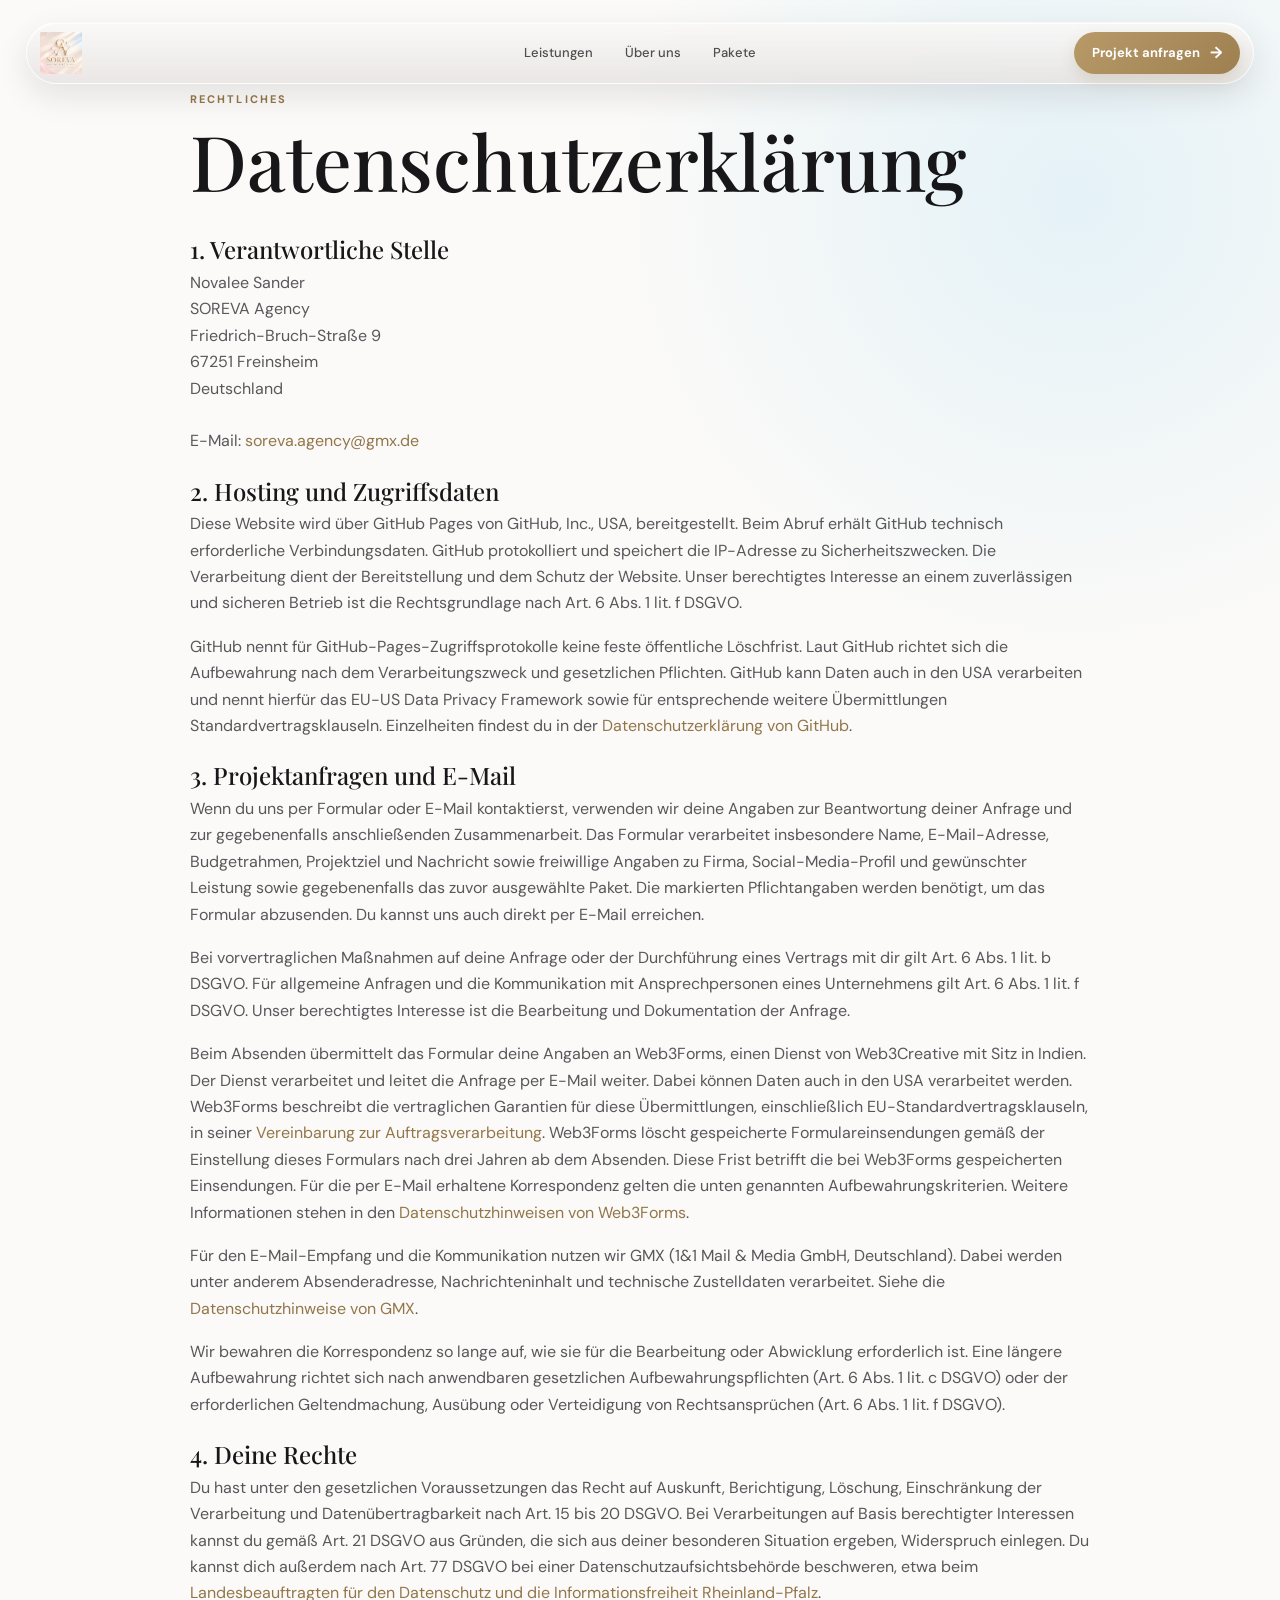
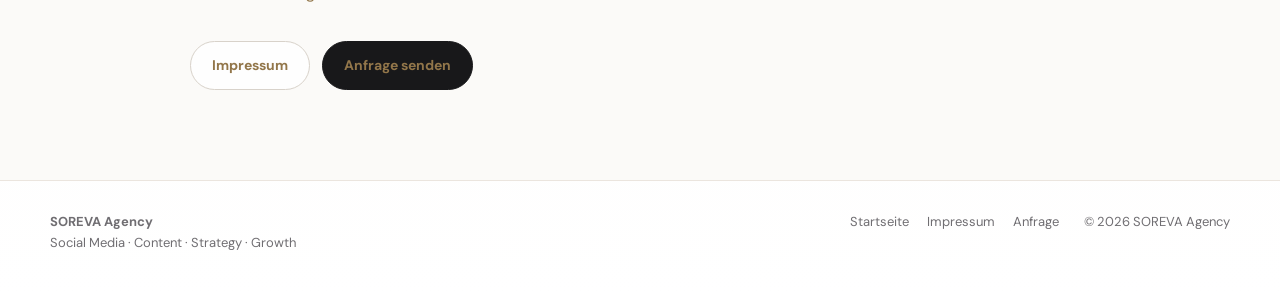
<file: datenschutz.html>
<!DOCTYPE html>
<html lang="de">
<head>
    <meta charset="UTF-8">
    <meta name="viewport" content="width=device-width, initial-scale=1.0">

    <title>Datenschutz | SOREVA Agency</title>



    <link rel="stylesheet" href="style.css?v=20261120-local-fonts">
    <meta name="description" content="Datenschutzerklärung der SOREVA Agency: Informationen zur Verarbeitung personenbezogener Daten und zur Nutzung des Anfrageformulars.">
    <link rel="canonical" href="https://soreva-agency.github.io/sorevaagency-website/datenschutz.html">
    <meta property="og:type" content="website">
    <meta property="og:locale" content="de_DE">
    <meta property="og:site_name" content="SOREVA Agency">
    <meta property="og:title" content="Datenschutz | SOREVA Agency">
    <meta property="og:description" content="Datenschutzerklärung der SOREVA Agency: Informationen zur Verarbeitung personenbezogener Daten und zur Nutzung des Anfrageformulars.">
    <meta property="og:url" content="https://soreva-agency.github.io/sorevaagency-website/datenschutz.html">
    <meta property="og:image" content="https://soreva-agency.github.io/sorevaagency-website/assets/soreva-logo.png">
    <meta property="og:image:alt" content="SOREVA Agency Logo">
</head>

<body>

<header class="navbar">
    <div class="container nav-shell">
        <a href="index.html" class="brand" aria-label="SOREVA Agency Startseite">
            <img
                src="assets/soreva-logo-nav.webp"
                alt="SOREVA Agency Logo"
                class="brand-logo"
            >
        </a>

        <nav class="nav-links" aria-label="Hauptnavigation">
            <a href="index.html#leistungen">Leistungen</a>
            <a href="index.html#ueber-uns">Über uns</a>
            <a href="index.html#pakete">Pakete</a>
            <a href="anfrage.html" class="nav-request">Projekt anfragen</a>
        </nav>

        <a href="anfrage.html" class="nav-cta">
            Projekt anfragen <span>→</span>
        </a>
    </div>
</header>


<main>

<section class="legal-section">

    <div class="container legal-content">

        <div class="eyebrow">
            RECHTLICHES
        </div>

        <h1>
            Datenschutzerklärung
        </h1>


        <h2>
            1. Verantwortliche Stelle
        </h2>

        <p>

            Novalee Sander
            <br>
            SOREVA Agency
            <br>
            Friedrich-Bruch-Straße 9
            <br>
            67251 Freinsheim
            <br>
            Deutschland
            <br><br>

            E-Mail:
            <a href="mailto:soreva.agency@gmx.de">
                soreva.agency@gmx.de
            </a>

        </p>


        <h2>2. Hosting und Zugriffsdaten</h2>
        <p>Diese Website wird über GitHub Pages von GitHub, Inc., USA, bereitgestellt. Beim Abruf erhält GitHub technisch erforderliche Verbindungsdaten. GitHub protokolliert und speichert die IP-Adresse zu Sicherheitszwecken. Die Verarbeitung dient der Bereitstellung und dem Schutz der Website. Unser berechtigtes Interesse an einem zuverlässigen und sicheren Betrieb ist die Rechtsgrundlage nach Art. 6 Abs. 1 lit. f DSGVO.</p>
        <p>GitHub nennt für GitHub-Pages-Zugriffsprotokolle keine feste öffentliche Löschfrist. Laut GitHub richtet sich die Aufbewahrung nach dem Verarbeitungszweck und gesetzlichen Pflichten. GitHub kann Daten auch in den USA verarbeiten und nennt hierfür das EU-US Data Privacy Framework sowie für entsprechende weitere Übermittlungen Standardvertragsklauseln. Einzelheiten findest du in der <a href="https://docs.github.com/en/site-policy/privacy-policies/github-general-privacy-statement">Datenschutzerklärung von GitHub</a>.</p>

        <h2>3. Projektanfragen und E-Mail</h2>
        <p>Wenn du uns per Formular oder E-Mail kontaktierst, verwenden wir deine Angaben zur Beantwortung deiner Anfrage und zur gegebenenfalls anschließenden Zusammenarbeit. Das Formular verarbeitet insbesondere Name, E-Mail-Adresse, Budgetrahmen, Projektziel und Nachricht sowie freiwillige Angaben zu Firma, Social-Media-Profil und gewünschter Leistung sowie gegebenenfalls das zuvor ausgewählte Paket. Die markierten Pflichtangaben werden benötigt, um das Formular abzusenden. Du kannst uns auch direkt per E-Mail erreichen.</p>
        <p>Bei vorvertraglichen Maßnahmen auf deine Anfrage oder der Durchführung eines Vertrags mit dir gilt Art. 6 Abs. 1 lit. b DSGVO. Für allgemeine Anfragen und die Kommunikation mit Ansprechpersonen eines Unternehmens gilt Art. 6 Abs. 1 lit. f DSGVO. Unser berechtigtes Interesse ist die Bearbeitung und Dokumentation der Anfrage.</p>
        <p>Beim Absenden übermittelt das Formular deine Angaben an Web3Forms, einen Dienst von Web3Creative mit Sitz in Indien. Der Dienst verarbeitet und leitet die Anfrage per E-Mail weiter. Dabei können Daten auch in den USA verarbeitet werden. Web3Forms beschreibt die vertraglichen Garantien für diese Übermittlungen, einschließlich EU-Standardvertragsklauseln, in seiner <a href="https://web3forms.com/dpa">Vereinbarung zur Auftragsverarbeitung</a>. Web3Forms löscht gespeicherte Formulareinsendungen gemäß der Einstellung dieses Formulars nach drei Jahren ab dem Absenden. Diese Frist betrifft die bei Web3Forms gespeicherten Einsendungen. Für die per E-Mail erhaltene Korrespondenz gelten die unten genannten Aufbewahrungskriterien. Weitere Informationen stehen in den <a href="https://web3forms.com/privacy">Datenschutzhinweisen von Web3Forms</a>.</p>
        <p>Für den E-Mail-Empfang und die Kommunikation nutzen wir GMX (1&amp;1 Mail &amp; Media GmbH, Deutschland). Dabei werden unter anderem Absenderadresse, Nachrichteninhalt und technische Zustelldaten verarbeitet. Siehe die <a href="https://agb-server.gmx.net/datenschutz/">Datenschutzhinweise von GMX</a>.</p>
        <p>Wir bewahren die Korrespondenz so lange auf, wie sie für die Bearbeitung oder Abwicklung erforderlich ist. Eine längere Aufbewahrung richtet sich nach anwendbaren gesetzlichen Aufbewahrungspflichten (Art. 6 Abs. 1 lit. c DSGVO) oder der erforderlichen Geltendmachung, Ausübung oder Verteidigung von Rechtsansprüchen (Art. 6 Abs. 1 lit. f DSGVO).</p>

        <h2>4. Deine Rechte</h2>
        <p>Du hast unter den gesetzlichen Voraussetzungen das Recht auf Auskunft, Berichtigung, Löschung, Einschränkung der Verarbeitung und Datenübertragbarkeit nach Art. 15 bis 20 DSGVO. Bei Verarbeitungen auf Basis berechtigter Interessen kannst du gemäß Art. 21 DSGVO aus Gründen, die sich aus deiner besonderen Situation ergeben, Widerspruch einlegen. Du kannst dich außerdem nach Art. 77 DSGVO bei einer Datenschutzaufsichtsbehörde beschweren, etwa beim <a href="https://www.datenschutz.rlp.de/">Landesbeauftragten für den Datenschutz und die Informationsfreiheit Rheinland-Pfalz</a>.</p>

        <div class="legal-buttons">

            <a
                href="impressum.html"
                class="button button-outline"
            >
                Impressum
            </a>

            <a
                href="anfrage.html"
                class="button button-dark"
            >
                Anfrage senden
            </a>

        </div>

    </div>

</section>

</main>


<footer class="footer">

    <div class="container footer-inner">

        <div>
            <strong>SOREVA Agency</strong>
            <br>
            Social Media · Content · Strategy · Growth
        </div>

        <div class="footer-nav">

            <a href="index.html">
                Startseite
            </a>

            <a href="impressum.html">
                Impressum
            </a>

            <a href="anfrage.html">
                Anfrage
            </a>

        </div>

        <div>
            © <span id="year"></span> SOREVA Agency
        </div>

    </div>

</footer>


<script src="script.js"></script>

</body>
</html>
</file>
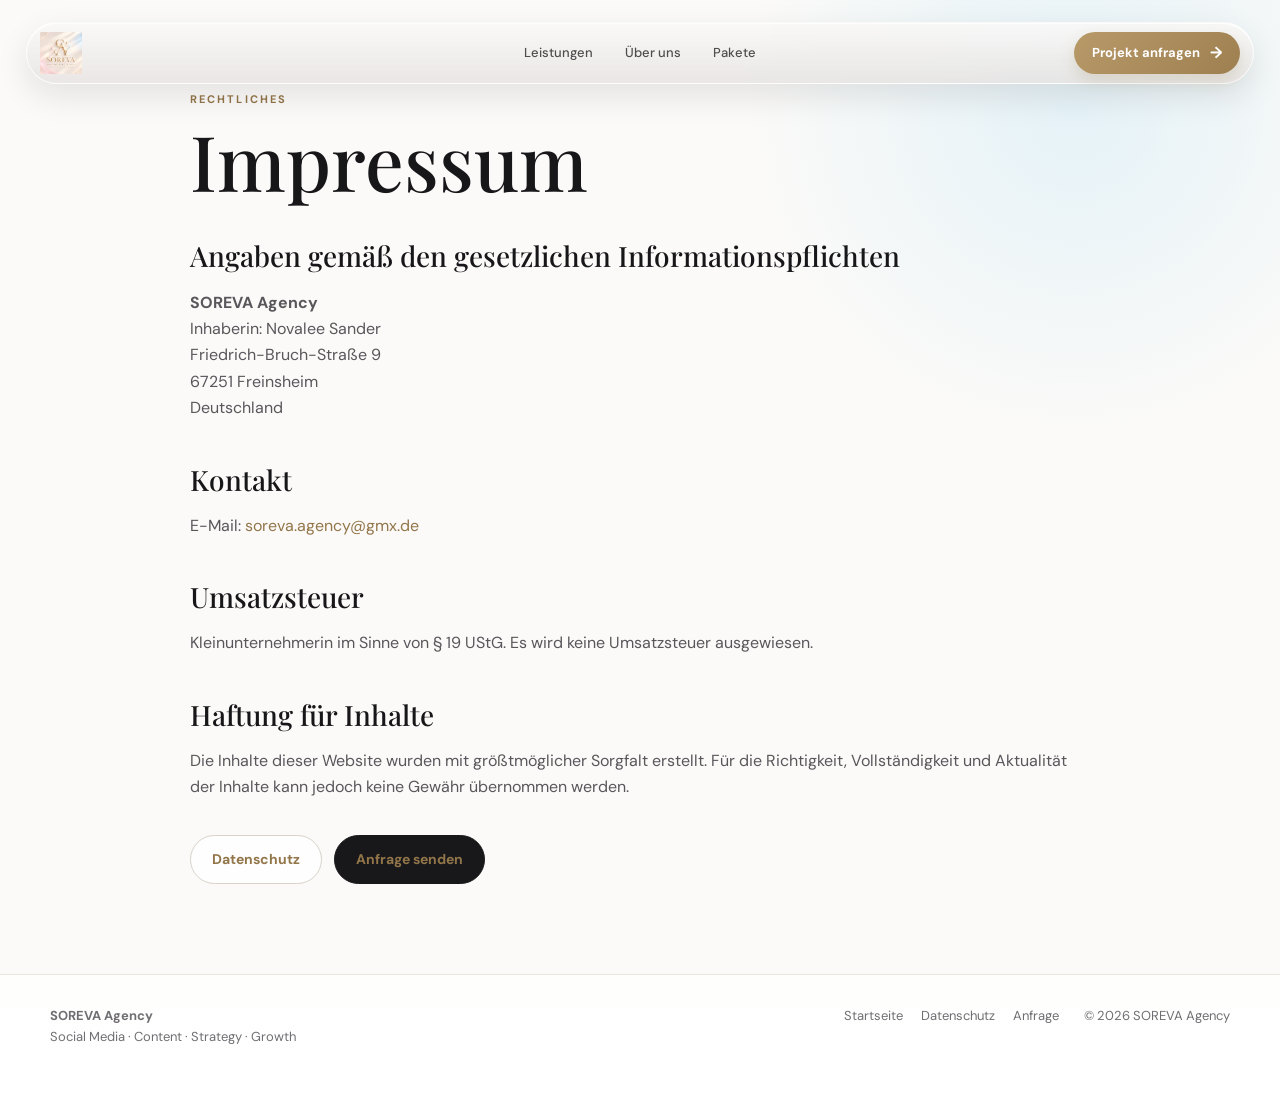
<file: impressum.html>
<!DOCTYPE html>
<html lang="de">
<head>
    <meta charset="UTF-8">
    <meta name="viewport" content="width=device-width, initial-scale=1.0">

    <title>Impressum | SOREVA Agency</title>



    <link rel="stylesheet" href="style.css?v=20261120-imprint-headings">
    <meta name="description" content="Impressum der SOREVA Agency: Angaben zur Inhaberin Novalee Sander und Kontaktmöglichkeiten.">
    <link rel="canonical" href="https://soreva-agency.github.io/sorevaagency-website/impressum.html">
    <meta property="og:type" content="website">
    <meta property="og:locale" content="de_DE">
    <meta property="og:site_name" content="SOREVA Agency">
    <meta property="og:title" content="Impressum | SOREVA Agency">
    <meta property="og:description" content="Impressum der SOREVA Agency: Angaben zur Inhaberin Novalee Sander und Kontaktmöglichkeiten.">
    <meta property="og:url" content="https://soreva-agency.github.io/sorevaagency-website/impressum.html">
    <meta property="og:image" content="https://soreva-agency.github.io/sorevaagency-website/assets/soreva-logo.png">
    <meta property="og:image:alt" content="SOREVA Agency Logo">
</head>

<body>

<header class="navbar">
    <div class="container nav-shell">
        <a href="index.html" class="brand" aria-label="SOREVA Agency Startseite">
            <img
                src="assets/soreva-logo-nav.webp"
                alt="SOREVA Agency Logo"
                class="brand-logo"
            >
        </a>

        <nav class="nav-links" aria-label="Hauptnavigation">
            <a href="index.html#leistungen">Leistungen</a>
            <a href="index.html#ueber-uns">Über uns</a>
            <a href="index.html#pakete">Pakete</a>
            <a href="anfrage.html" class="nav-request">Projekt anfragen</a>
        </nav>

        <a href="anfrage.html" class="nav-cta">
            Projekt anfragen <span>→</span>
        </a>
    </div>
</header>


<main>

<section class="legal-section">

    <div class="container legal-content legal-imprint">

        <div class="eyebrow">
            RECHTLICHES
        </div>

        <h1>
            Impressum
        </h1>


        <h2>
            Angaben gemäß den gesetzlichen Informationspflichten
        </h2>

        <p>

            <strong>SOREVA Agency</strong>
            <br>
            Inhaberin: Novalee Sander
            <br>
            Friedrich-Bruch-Straße 9
            <br>
            67251 Freinsheim
            <br>
            Deutschland

        </p>


        <h2>
            Kontakt
        </h2>

        <p>

            E-Mail:
            <a href="mailto:soreva.agency@gmx.de">
                soreva.agency@gmx.de
            </a>

        </p>


        <h2>
            Umsatzsteuer
        </h2>

        <p>
            Kleinunternehmerin im Sinne von § 19 UStG.
            Es wird keine Umsatzsteuer ausgewiesen.
        </p>



        <h2>
            Haftung für Inhalte
        </h2>

        <p>

            Die Inhalte dieser Website wurden mit größtmöglicher Sorgfalt
            erstellt. Für die Richtigkeit, Vollständigkeit und Aktualität
            der Inhalte kann jedoch keine Gewähr übernommen werden.

        </p>


        <div class="legal-buttons">

            <a
                href="datenschutz.html"
                class="button button-outline"
            >
                Datenschutz
            </a>

            <a
                href="anfrage.html"
                class="button button-dark"
            >
                Anfrage senden
            </a>

        </div>

    </div>

</section>

</main>


<footer class="footer">

    <div class="container footer-inner">

        <div>
            <strong>SOREVA Agency</strong>
            <br>
            Social Media · Content · Strategy · Growth
        </div>

        <div class="footer-nav">

            <a href="index.html">
                Startseite
            </a>

            <a href="datenschutz.html">
                Datenschutz
            </a>

            <a href="anfrage.html">
                Anfrage
            </a>

        </div>

        <div>
            © <span id="year"></span> SOREVA Agency
        </div>

    </div>

</footer>


<script src="script.js"></script>

</body>
</html>
</file>
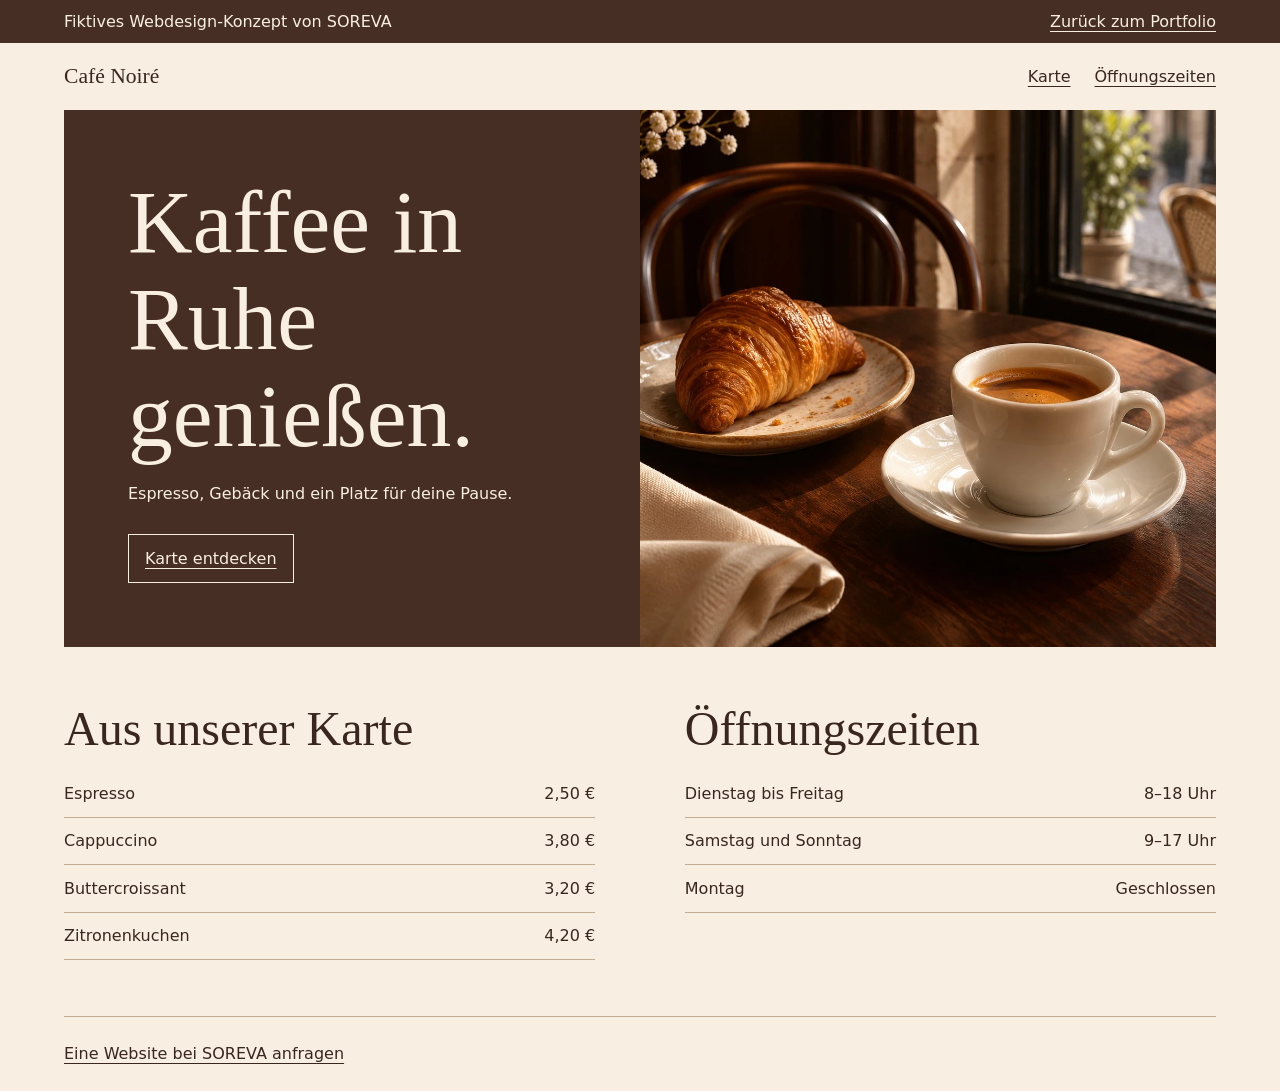
<file: portfolio/cafe-webdesign.html>
<!doctype html>
<html lang="de">
<head>
<meta charset="utf-8">
<meta name="viewport" content="width=device-width, initial-scale=1">
<meta name="robots" content="noindex">
<title>Café Noiré | Webdesign-Konzept von SOREVA</title>
<style>
:root {
    color-scheme: light;
    --paper: #f8efe2;
    --ink: #39261f;
    --coffee: #472e24;
    --line: #c5ac93;
}
* { box-sizing: border-box; }
body { margin: 0; background: var(--paper); color: var(--ink); font: 1rem/1.6 system-ui, sans-serif; }
h1, h2 { font-family: Georgia, serif; font-weight: 400; line-height: 1.08; margin: 0; }
h1 { font-size: clamp(3rem, 7vw, 6rem); }
h2 { font-size: clamp(2rem, 4vw, 3rem); }
a { color: inherit; text-underline-offset: .25em; }
a:focus-visible { outline: 3px solid currentColor; outline-offset: 4px; }
.shell { width: min(72rem, calc(100% - 2rem)); margin-inline: auto; }
.preview { background: var(--coffee); color: var(--paper); padding: .55rem 0; }
.preview .shell, header, nav { display: flex; flex-wrap: wrap; align-items: center; gap: .5rem 1.5rem; }
.preview .shell, header { justify-content: space-between; }
header { padding-block: 1.3rem; }
.brand { font: 1.35rem Georgia, serif; }
.hero { display: grid; grid-template-columns: 1fr 1fr; background: var(--coffee); color: var(--paper); }
.hero div { align-self: center; padding: clamp(1.5rem, 5vw, 4.5rem); }
.hero img { display: block; width: 100%; height: 100%; min-height: 21rem; object-fit: cover; }
.cta { display: inline-block; margin-top: .75rem; padding: .65rem 1rem; border: 1px solid currentColor; }
.sections { display: grid; grid-template-columns: 1fr 1fr; gap: clamp(2rem, 7vw, 6rem); padding-block: 3.5rem; }
dl { margin: 1rem 0 0; }
dl div { display: flex; justify-content: space-between; gap: .75rem; border-bottom: 1px solid var(--line); padding: .65rem 0; }
dd { margin: 0; text-align: right; }
footer { border-top: 1px solid var(--line); padding-block: 1.5rem; }
@media (max-width: 43rem) {
    .hero, .sections { grid-template-columns: 1fr; }
    .hero img { height: auto; min-height: 0; aspect-ratio: 3 / 2; }
    .sections { padding-block: 2rem; }
}
</style>
</head>
<body>
<div class="preview">
    <div class="shell">
        <span>Fiktives Webdesign-Konzept von SOREVA</span>
        <a href="../index.html#portfolio">Zurück zum Portfolio</a>
    </div>
</div>
<header class="shell">
    <span class="brand">Café Noiré</span>
    <nav aria-label="Café-Navigation">
        <a href="#karte">Karte</a>
        <a href="#besuch">Öffnungszeiten</a>
    </nav>
</header>
<main class="shell">
    <section class="hero" aria-labelledby="headline">
        <div>
            <h1 id="headline">Kaffee in Ruhe genießen.</h1>
            <p>Espresso, Gebäck und ein Platz für deine Pause.</p>
            <a class="cta" href="#karte">Karte entdecken</a>
        </div>
        <img src="../assets/portfolio/cafe-hero.webp" width="1536" height="1024" alt="KI-generierte Bildwelt für das fiktive Café Noiré">
    </section>
    <div class="sections">
        <section id="karte" aria-labelledby="karte-titel">
            <h2 id="karte-titel">Aus unserer Karte</h2>
            <dl>
                <div><dt>Espresso</dt><dd>2,50 €</dd></div>
                <div><dt>Cappuccino</dt><dd>3,80 €</dd></div>
                <div><dt>Buttercroissant</dt><dd>3,20 €</dd></div>
                <div><dt>Zitronenkuchen</dt><dd>4,20 €</dd></div>
            </dl>
        </section>
        <section id="besuch" aria-labelledby="besuch-titel">
            <h2 id="besuch-titel">Öffnungszeiten</h2>
            <dl>
                <div><dt>Dienstag bis Freitag</dt><dd>8–18 Uhr</dd></div>
                <div><dt>Samstag und Sonntag</dt><dd>9–17 Uhr</dd></div>
                <div><dt>Montag</dt><dd>Geschlossen</dd></div>
            </dl>
        </section>
    </div>
</main>
<footer class="shell">
    <a href="../anfrage.html">Eine Website bei SOREVA anfragen</a>
</footer>
</body>
</html>
</file>
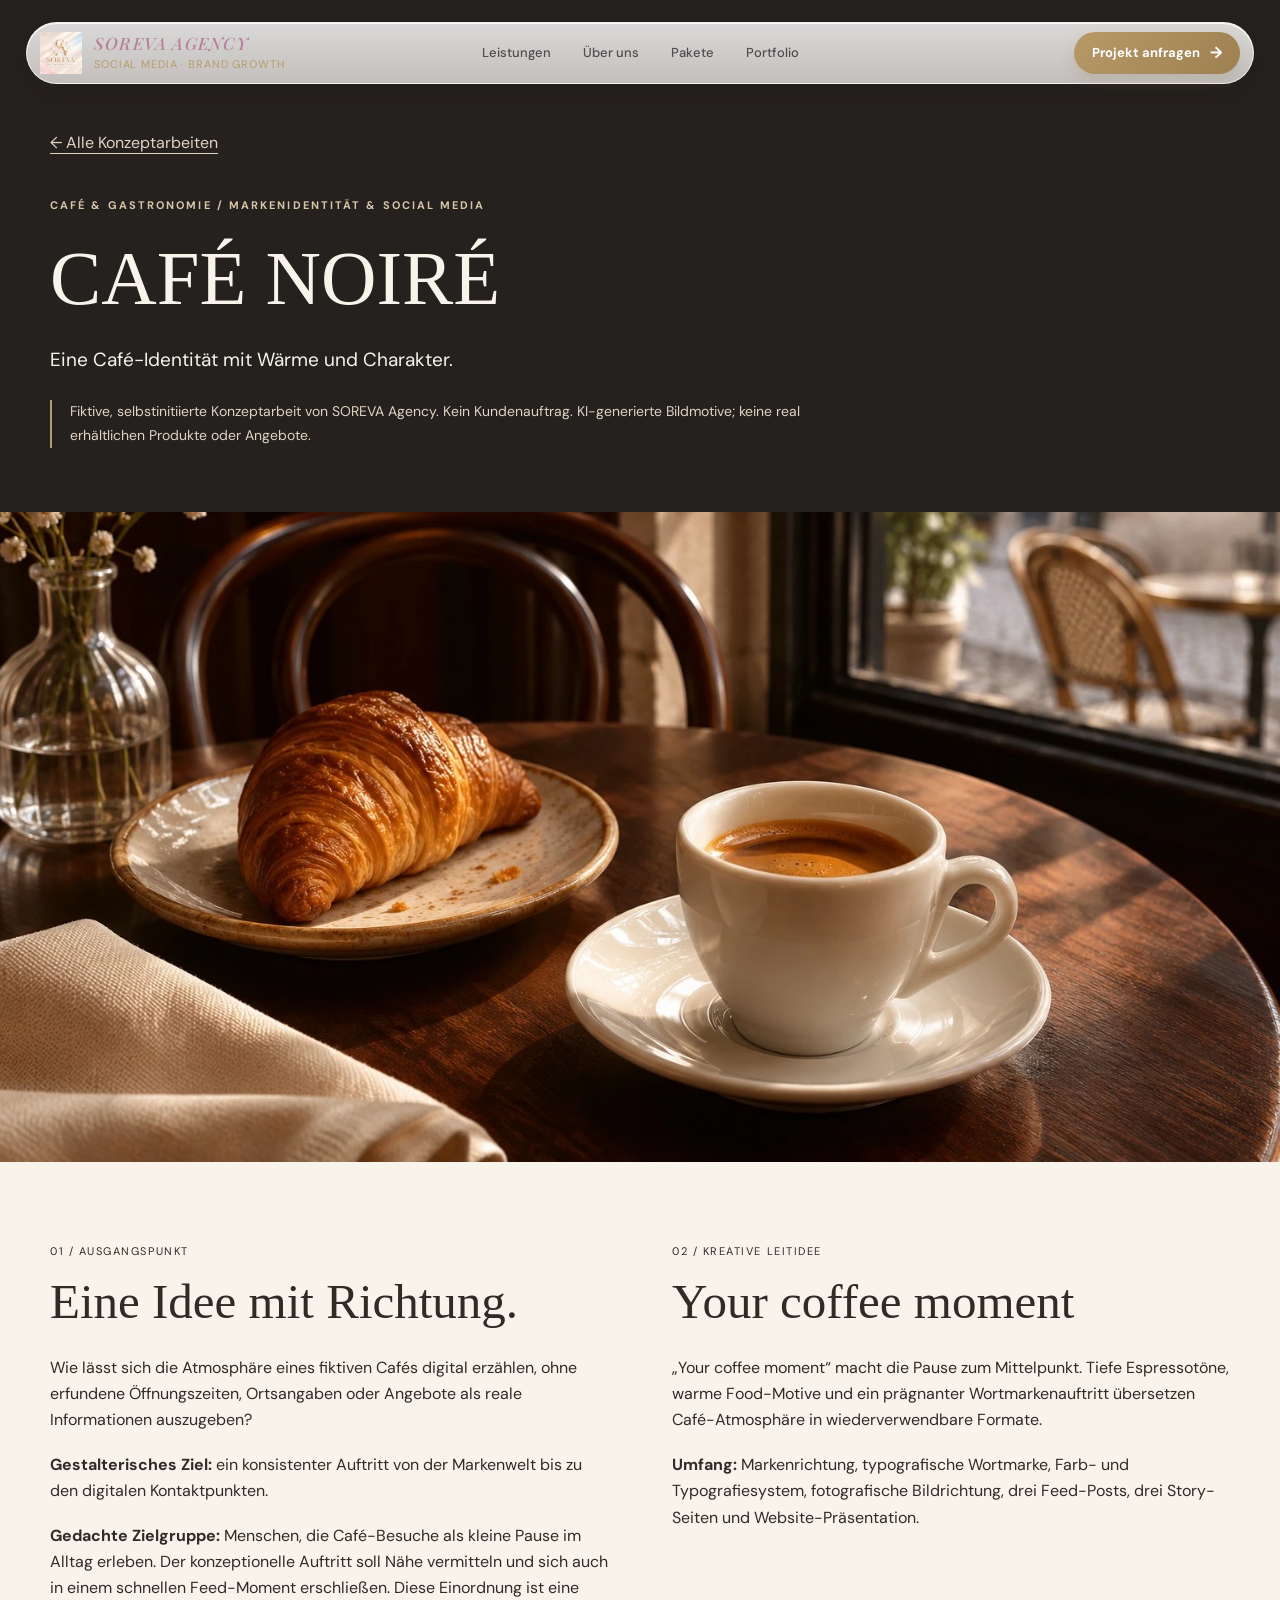
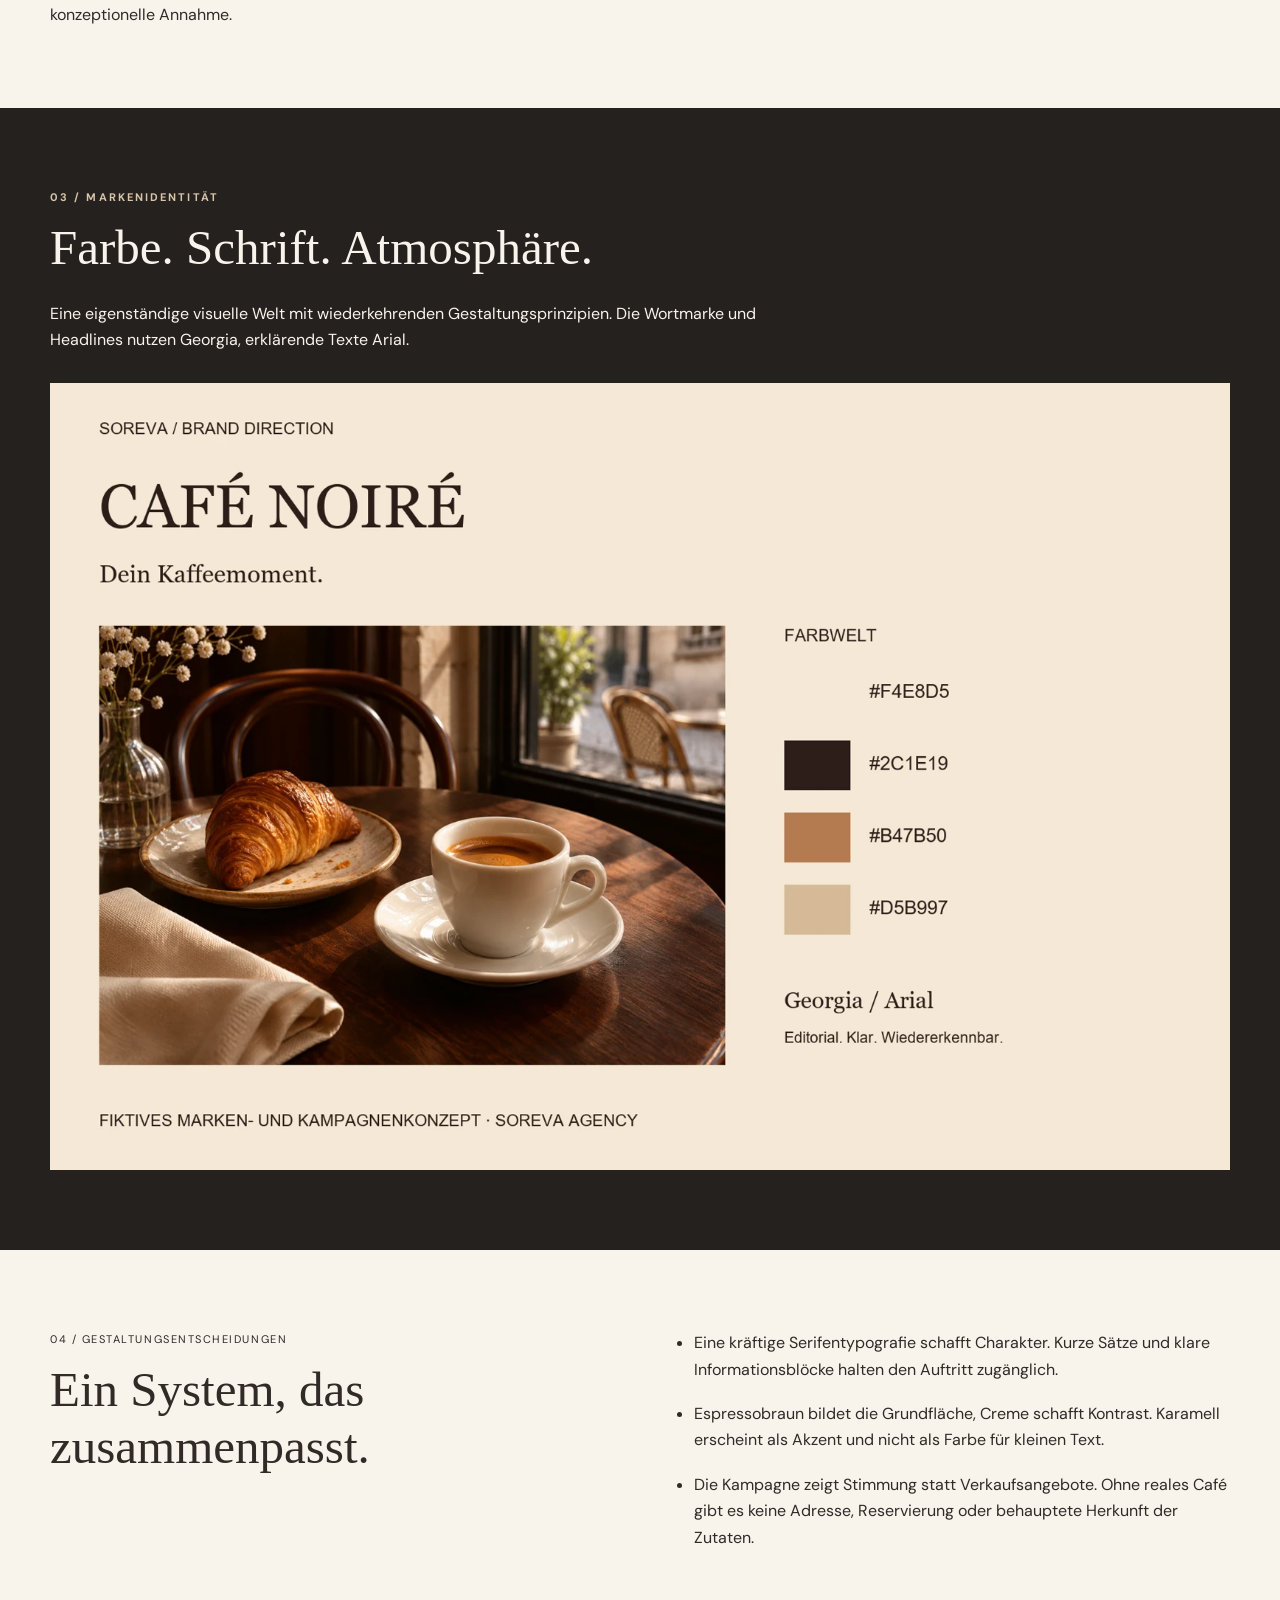
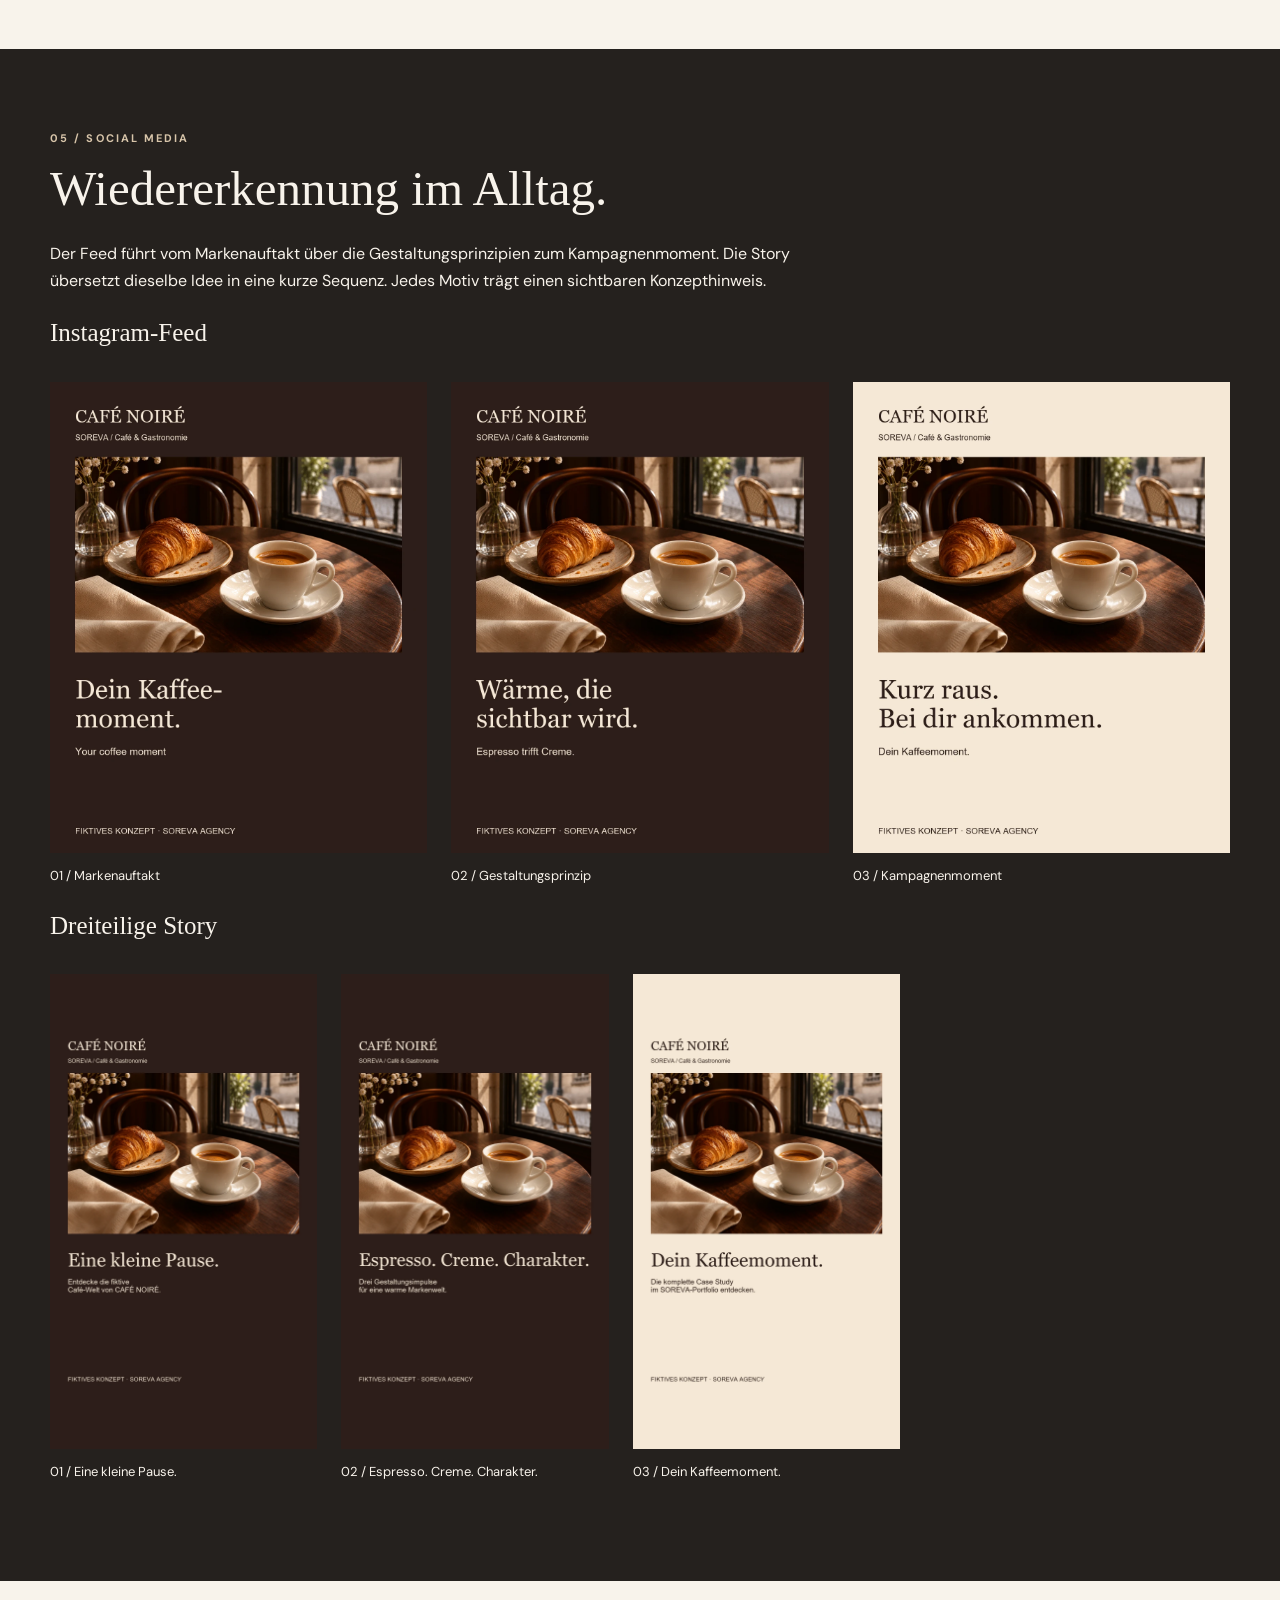
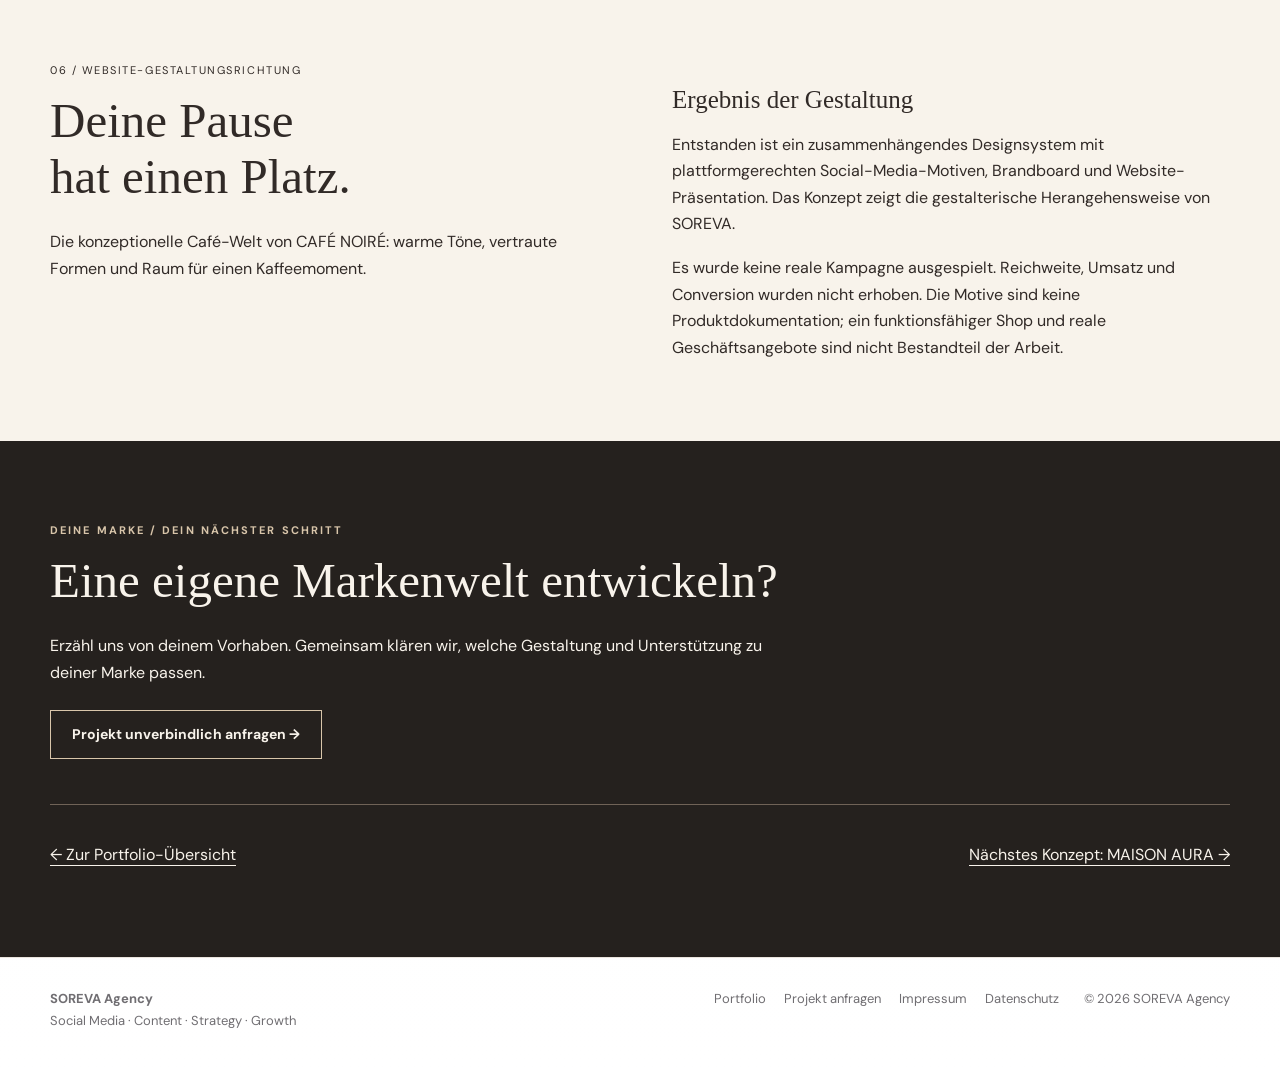
<file: portfolio/cafe.html>
<!doctype html><html lang="de"><head><meta charset="utf-8"><meta name="viewport" content="width=device-width,initial-scale=1"><title>CAFÉ NOIRÉ – Fiktive Konzeptarbeit | SOREVA Agency</title><meta name="description" content="Eine Café-Identität mit Wärme und Charakter. Fiktives Marken- und Social-Media-Konzept von SOREVA Agency; keine reale Kundenreferenz."><meta property="og:title" content="CAFÉ NOIRÉ | SOREVA Konzeptportfolio"><meta property="og:description" content="Fiktive Konzeptarbeit: Eine Café-Identität mit Wärme und Charakter."><meta property="og:type" content="website"><meta property="og:locale" content="de_DE"><meta property="og:url" content="https://soreva-agency.github.io/sorevaagency-website/portfolio/cafe.html"><meta property="og:image" content="https://soreva-agency.github.io/sorevaagency-website/assets/portfolio/cafe-og.webp"><meta property="og:image:alt" content="CAFÉ NOIRÉ – Fiktives Konzept von SOREVA"><link rel="canonical" href="https://soreva-agency.github.io/sorevaagency-website/portfolio/cafe.html"><link rel="stylesheet" href="../style.css?v=20261120-local-fonts"><link rel="stylesheet" href="../portfolio.css"></head><body><header class="navbar">
    <div class="container nav-shell">
        <a href="../index.html" class="brand" aria-label="SOREVA Agency Startseite">
            <img
                src="../assets/soreva-logo-nav.webp"
                alt="SOREVA Logo"
                class="brand-logo"
            >
            <span class="brand-copy">
                <span class="brand-name">SOREVA AGENCY</span>
                <span class="brand-tagline">SOCIAL MEDIA · BRAND GROWTH</span>
            </span>
        </a>

        <nav class="nav-links" aria-label="Hauptnavigation">
            <a href="../index.html#leistungen">Leistungen</a>
            <a href="../index.html#ueber-uns">Über uns</a>
            <a href="../index.html#pakete">Pakete</a>
            <a href="../index.html#portfolio">Portfolio</a>
            <a href="../anfrage.html" class="nav-request">Projekt anfragen</a>
        </nav>

        <a href="../anfrage.html" class="nav-cta">Projekt anfragen <span>→</span></a>
    </div>
</header><main class="pf-case"><section class="pf-hero"><div class="container"><a href="../index.html#portfolio" class="pf-breadcrumb">← Alle Konzeptarbeiten</a><p class="eyebrow">Café &amp; Gastronomie / Markenidentität &amp; Social Media</p><h1>CAFÉ NOIRÉ</h1><p class="pf-lead">Eine Café-Identität mit Wärme und Charakter.</p><p class="pf-note">Fiktive, selbstinitiierte Konzeptarbeit von SOREVA Agency. Kein Kundenauftrag. KI-generierte Bildmotive; keine real erhältlichen Produkte oder Angebote.</p></div></section>
<img class="pf-banner" src="../assets/portfolio/cafe-hero.webp" width="1536" height="1024" alt="CAFÉ NOIRÉ: KI-generierte konzeptionelle Bildwelt">
<section class="pf-section"><div class="container pf-two"><div><p class="pf-kicker">01 / Ausgangspunkt</p><h2>Eine Idee mit Richtung.</h2><p>Wie lässt sich die Atmosphäre eines fiktiven Cafés digital erzählen, ohne erfundene Öffnungszeiten, Ortsangaben oder Angebote als reale Informationen auszugeben?</p><p><strong>Gestalterisches Ziel:</strong> ein konsistenter Auftritt von der Markenwelt bis zu den digitalen Kontaktpunkten.</p><p><strong>Gedachte Zielgruppe:</strong> Menschen, die Café-Besuche als kleine Pause im Alltag erleben. Der konzeptionelle Auftritt soll Nähe vermitteln und sich auch in einem schnellen Feed-Moment erschließen. Diese Einordnung ist eine konzeptionelle Annahme.</p></div><div><p class="pf-kicker">02 / Kreative Leitidee</p><h2>Your coffee moment</h2><p>„Your coffee moment“ macht die Pause zum Mittelpunkt. Tiefe Espressotöne, warme Food-Motive und ein prägnanter Wortmarkenauftritt übersetzen Café-Atmosphäre in wiederverwendbare Formate.</p><p><strong>Umfang:</strong> Markenrichtung, typografische Wortmarke, Farb- und Typografiesystem, fotografische Bildrichtung, drei Feed-Posts, drei Story-Seiten und Website-Präsentation.</p></div></div></section>
<section class="pf-section pf-dark"><div class="container"><p class="eyebrow">03 / Markenidentität</p><h2>Farbe. Schrift. Atmosphäre.</h2><p>Eine eigenständige visuelle Welt mit wiederkehrenden Gestaltungsprinzipien. Die Wortmarke und Headlines nutzen Georgia, erklärende Texte Arial.</p><img class="pf-board" loading="lazy" src="../assets/portfolio/cafe-brandboard.webp" width="1600" height="1067" alt="Brandboard CAFÉ NOIRÉ: Farbpalette #F4E8D5, #2C1E19, #B47B50, #D5B997, Schrift Georgia und Arial sowie konzeptionelles Bildmotiv."></div></section>
<section class="pf-section"><div class="container pf-two"><div><p class="pf-kicker">04 / Gestaltungsentscheidungen</p><h2>Ein System, das zusammenpasst.</h2></div><div><ul><li>Eine kräftige Serifentypografie schafft Charakter. Kurze Sätze und klare Informationsblöcke halten den Auftritt zugänglich.</li><li>Espressobraun bildet die Grundfläche, Creme schafft Kontrast. Karamell erscheint als Akzent und nicht als Farbe für kleinen Text.</li><li>Die Kampagne zeigt Stimmung statt Verkaufsangebote. Ohne reales Café gibt es keine Adresse, Reservierung oder behauptete Herkunft der Zutaten.</li></ul></div></div></section>
<section class="pf-section pf-dark"><div class="container"><p class="eyebrow">05 / Social Media</p><h2>Wiedererkennung im Alltag.</h2><p>Der Feed führt vom Markenauftakt über die Gestaltungsprinzipien zum Kampagnenmoment. Die Story übersetzt dieselbe Idee in eine kurze Sequenz. Jedes Motiv trägt einen sichtbaren Konzepthinweis.</p><h3>Instagram-Feed</h3><div class="pf-gallery "><figure><a href="../assets/portfolio/cafe-post-01.webp" aria-label="Markenauftakt als Bild öffnen"><img src="../assets/portfolio/cafe-post-01.webp" width="1080" height="1350" loading="lazy" alt="CAFÉ NOIRÉ: Markenauftakt. Fiktives Konzept von SOREVA."></a><figcaption>01 / Markenauftakt</figcaption></figure><figure><a href="../assets/portfolio/cafe-post-02.webp" aria-label="Gestaltungsprinzip als Bild öffnen"><img src="../assets/portfolio/cafe-post-02.webp" width="1080" height="1350" loading="lazy" alt="CAFÉ NOIRÉ: Gestaltungsprinzip. Fiktives Konzept von SOREVA."></a><figcaption>02 / Gestaltungsprinzip</figcaption></figure><figure><a href="../assets/portfolio/cafe-post-03.webp" aria-label="Kampagnenmoment als Bild öffnen"><img src="../assets/portfolio/cafe-post-03.webp" width="1080" height="1350" loading="lazy" alt="CAFÉ NOIRÉ: Kampagnenmoment. Fiktives Konzept von SOREVA."></a><figcaption>03 / Kampagnenmoment</figcaption></figure></div><h3>Dreiteilige Story</h3><div class="pf-gallery pf-story-gallery"><figure><a href="../assets/portfolio/cafe-story-01.webp" aria-label="Eine kleine Pause. als Bild öffnen"><img src="../assets/portfolio/cafe-story-01.webp" width="1080" height="1920" loading="lazy" alt="CAFÉ NOIRÉ: Eine kleine Pause.. Fiktives Konzept von SOREVA."></a><figcaption>01 / Eine kleine Pause.</figcaption></figure><figure><a href="../assets/portfolio/cafe-story-02.webp" aria-label="Espresso. Creme. Charakter. als Bild öffnen"><img src="../assets/portfolio/cafe-story-02.webp" width="1080" height="1920" loading="lazy" alt="CAFÉ NOIRÉ: Espresso. Creme. Charakter.. Fiktives Konzept von SOREVA."></a><figcaption>02 / Espresso. Creme. Charakter.</figcaption></figure><figure><a href="../assets/portfolio/cafe-story-03.webp" aria-label="Dein Kaffeemoment. als Bild öffnen"><img src="../assets/portfolio/cafe-story-03.webp" width="1080" height="1920" loading="lazy" alt="CAFÉ NOIRÉ: Dein Kaffeemoment.. Fiktives Konzept von SOREVA."></a><figcaption>03 / Dein Kaffeemoment.</figcaption></figure></div></div></section>
<section class="pf-section"><div class="container pf-two"><div><p class="pf-kicker">06 / Website-Gestaltungsrichtung</p><h2>Deine Pause<br>hat einen Platz.</h2><p>Die konzeptionelle Café-Welt von CAFÉ NOIRÉ: warme Töne, vertraute Formen und Raum für einen Kaffeemoment.</p></div><div><h3>Ergebnis der Gestaltung</h3><p>Entstanden ist ein zusammenhängendes Designsystem mit plattformgerechten Social-Media-Motiven, Brandboard und Website-Präsentation. Das Konzept zeigt die gestalterische Herangehensweise von SOREVA.</p><p>Es wurde keine reale Kampagne ausgespielt. Reichweite, Umsatz und Conversion wurden nicht erhoben. Die Motive sind keine Produktdokumentation; ein funktionsfähiger Shop und reale Geschäftsangebote sind nicht Bestandteil der Arbeit.</p></div></div></section>
<section class="pf-section pf-dark"><div class="container"><p class="eyebrow">DEINE MARKE / DEIN NÄCHSTER SCHRITT</p><h2>Eine eigene Markenwelt entwickeln?</h2><p>Erzähl uns von deinem Vorhaben. Gemeinsam klären wir, welche Gestaltung und Unterstützung zu deiner Marke passen.</p><a class="button" href="../anfrage.html">Projekt unverbindlich anfragen →</a><div class="pf-next"><a href="../index.html#portfolio">← Zur Portfolio-Übersicht</a><a href="maison.html">Nächstes Konzept: MAISON AURA →</a></div></div></section></main><footer class="footer">

    <div class="container footer-inner">

        <div>

            <strong>SOREVA Agency</strong>

            <br>

            Social Media · Content · Strategy · Growth

        </div>


        <div class="footer-nav">
            <a href="../index.html#portfolio">Portfolio</a>

            <a href="../anfrage.html">Projekt anfragen</a>

            <a href="../impressum.html">
                Impressum
            </a>

            <a href="../datenschutz.html">
                Datenschutz
            </a>

        </div>


        <div>
            © <span id="year"></span> SOREVA Agency
        </div>

    </div>

</footer><script src="../script.js?v=20261107-web3forms"></script></body></html>
</file>
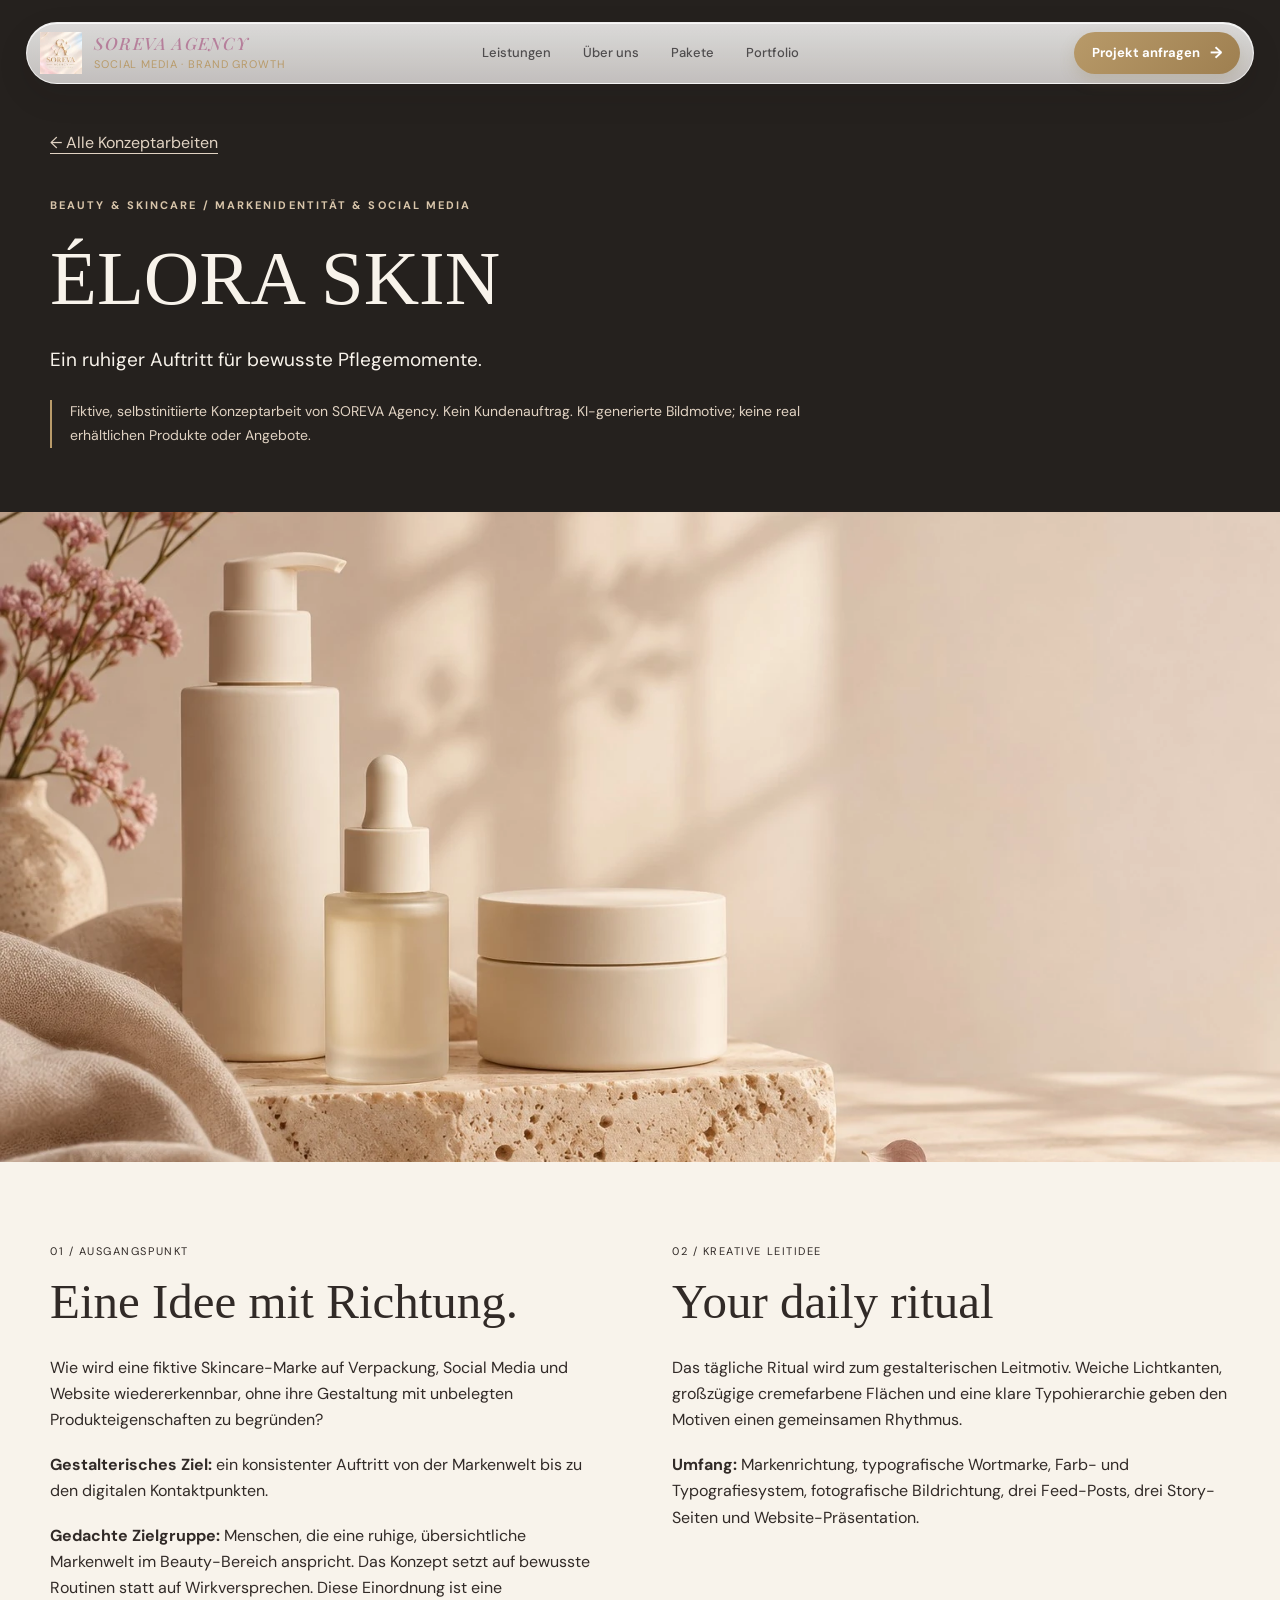
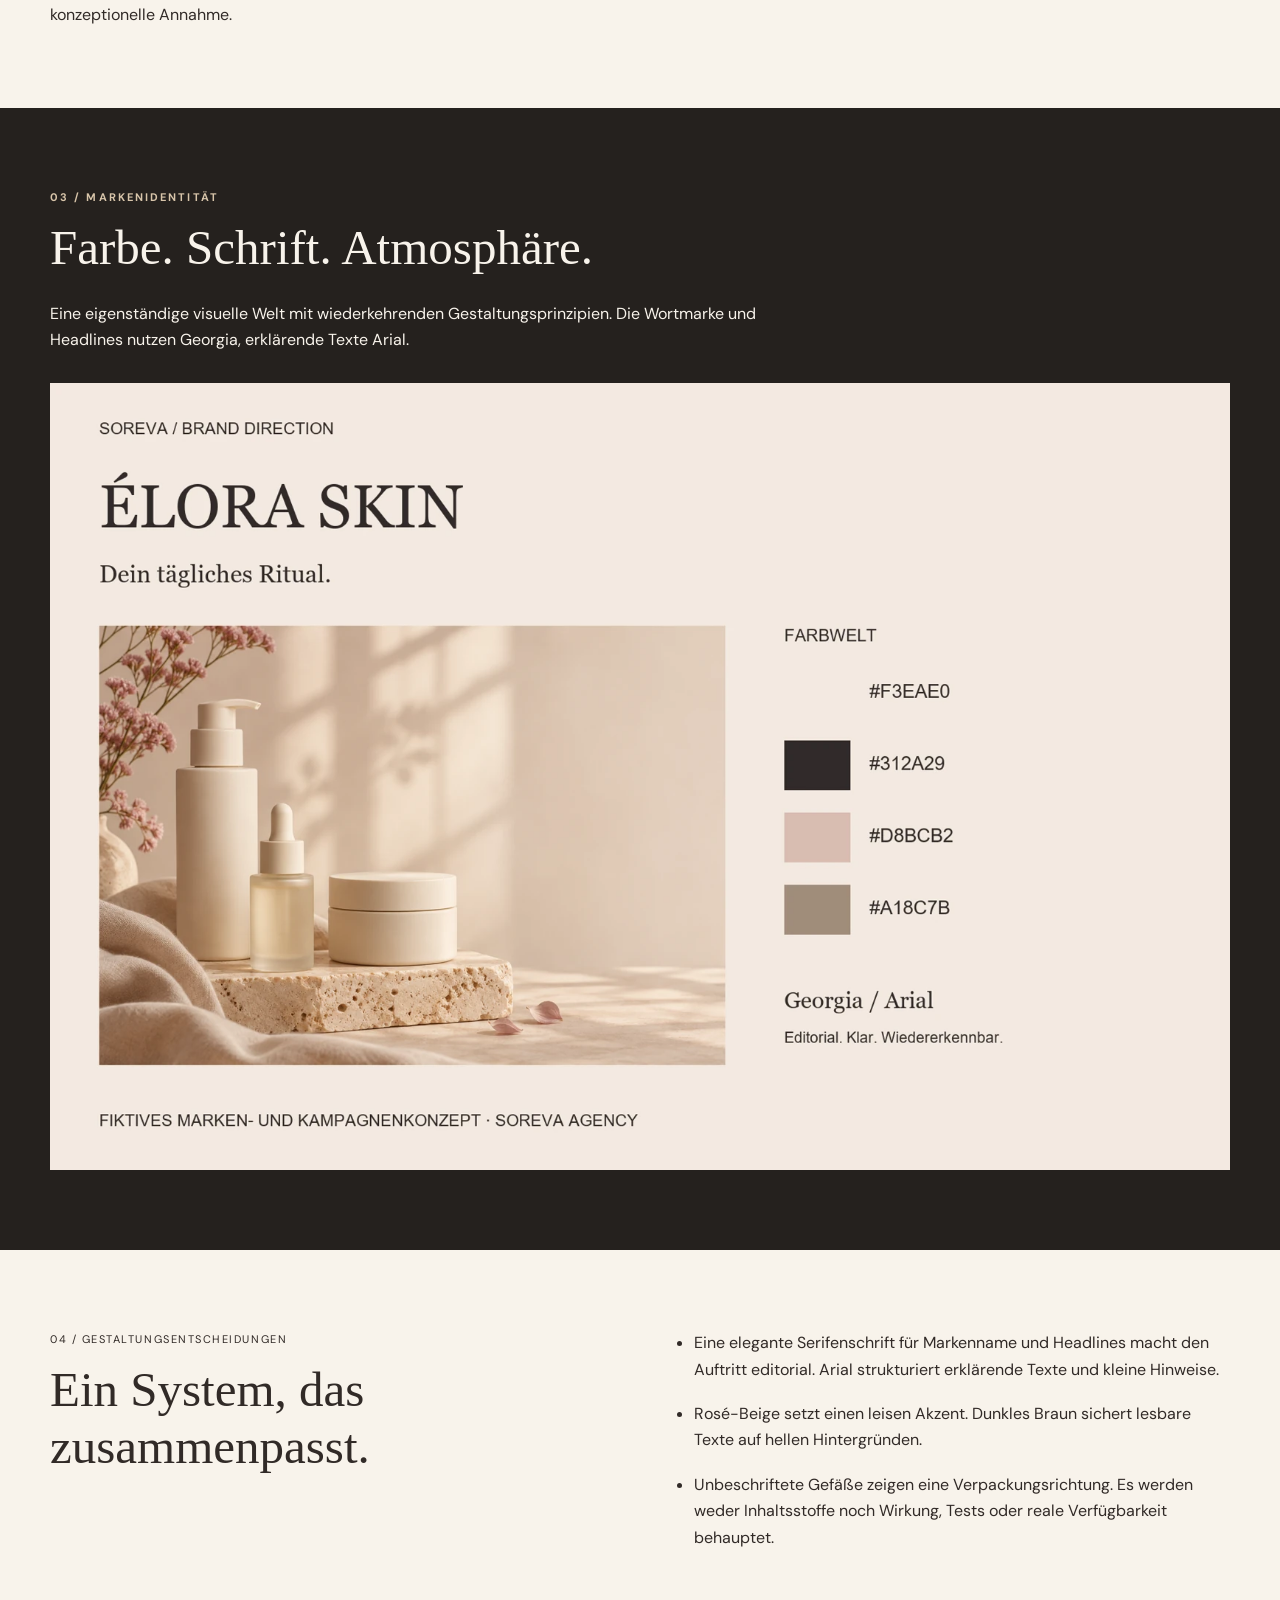
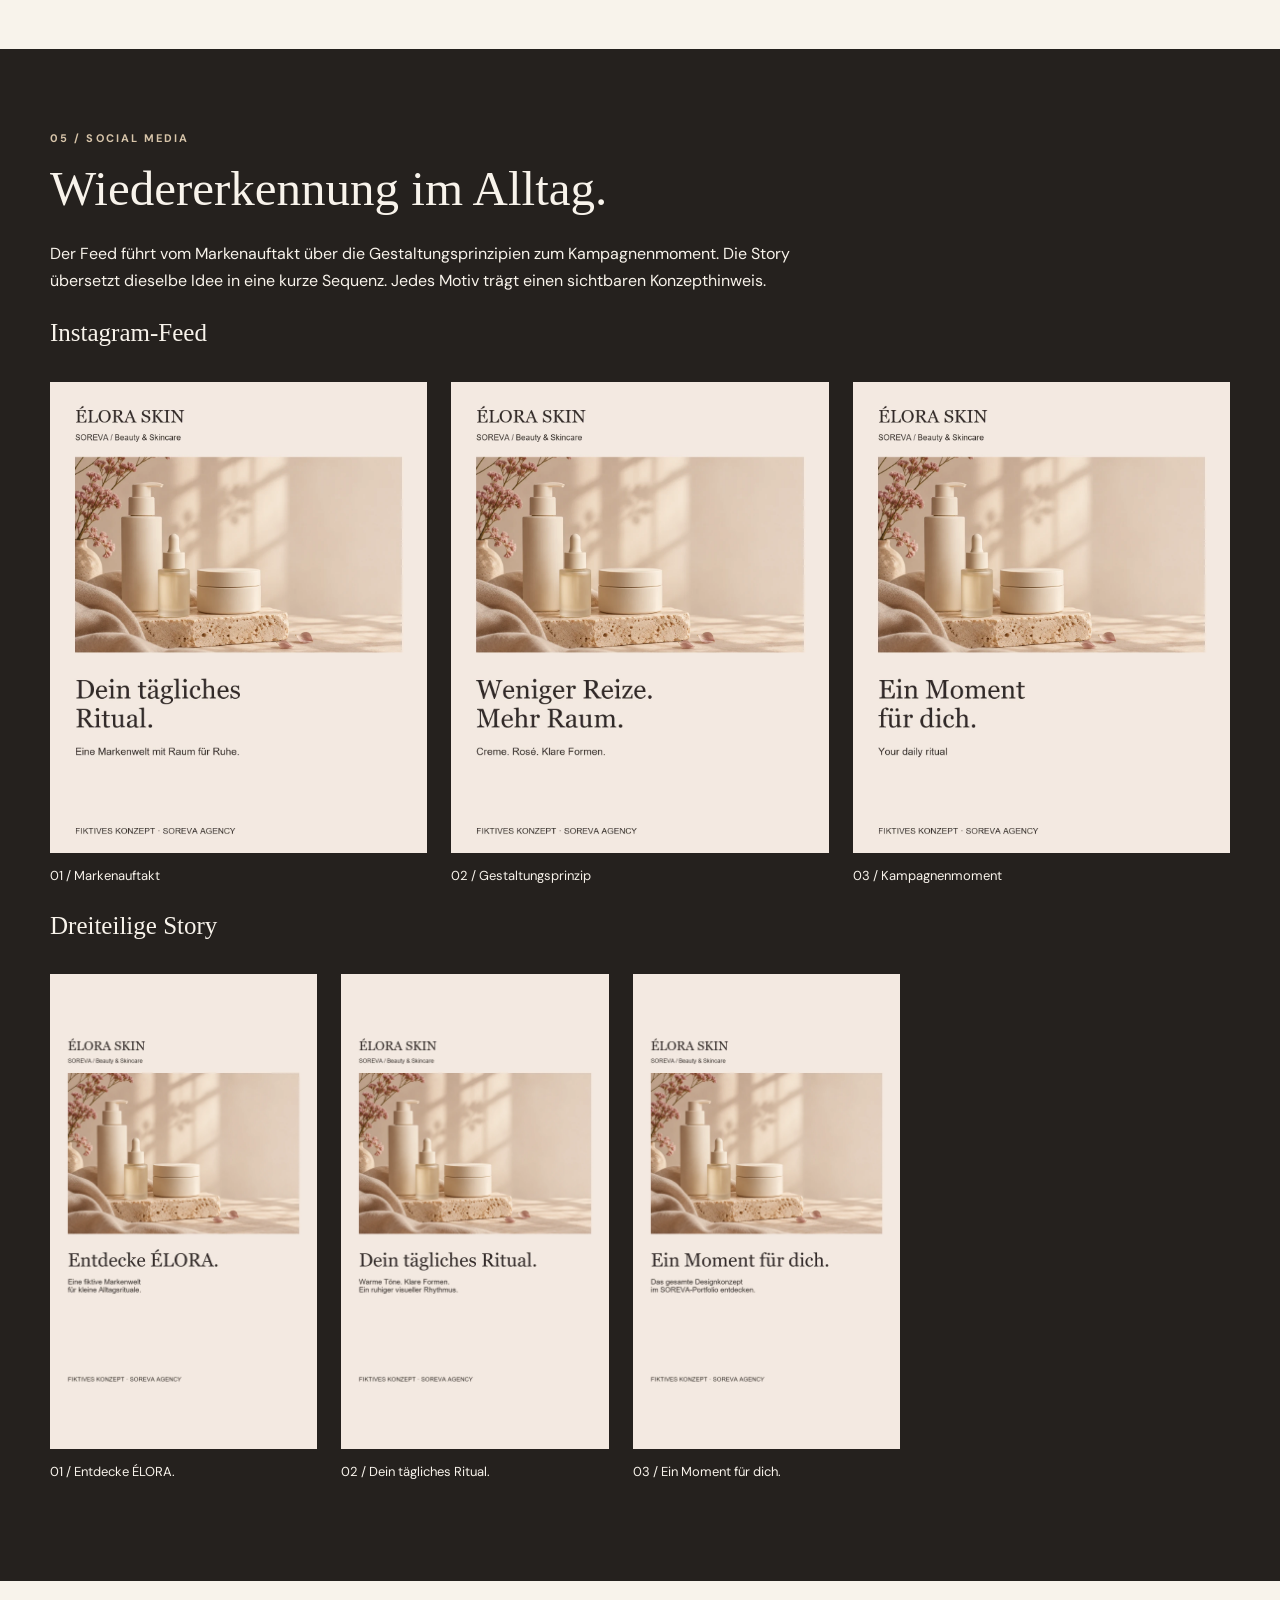
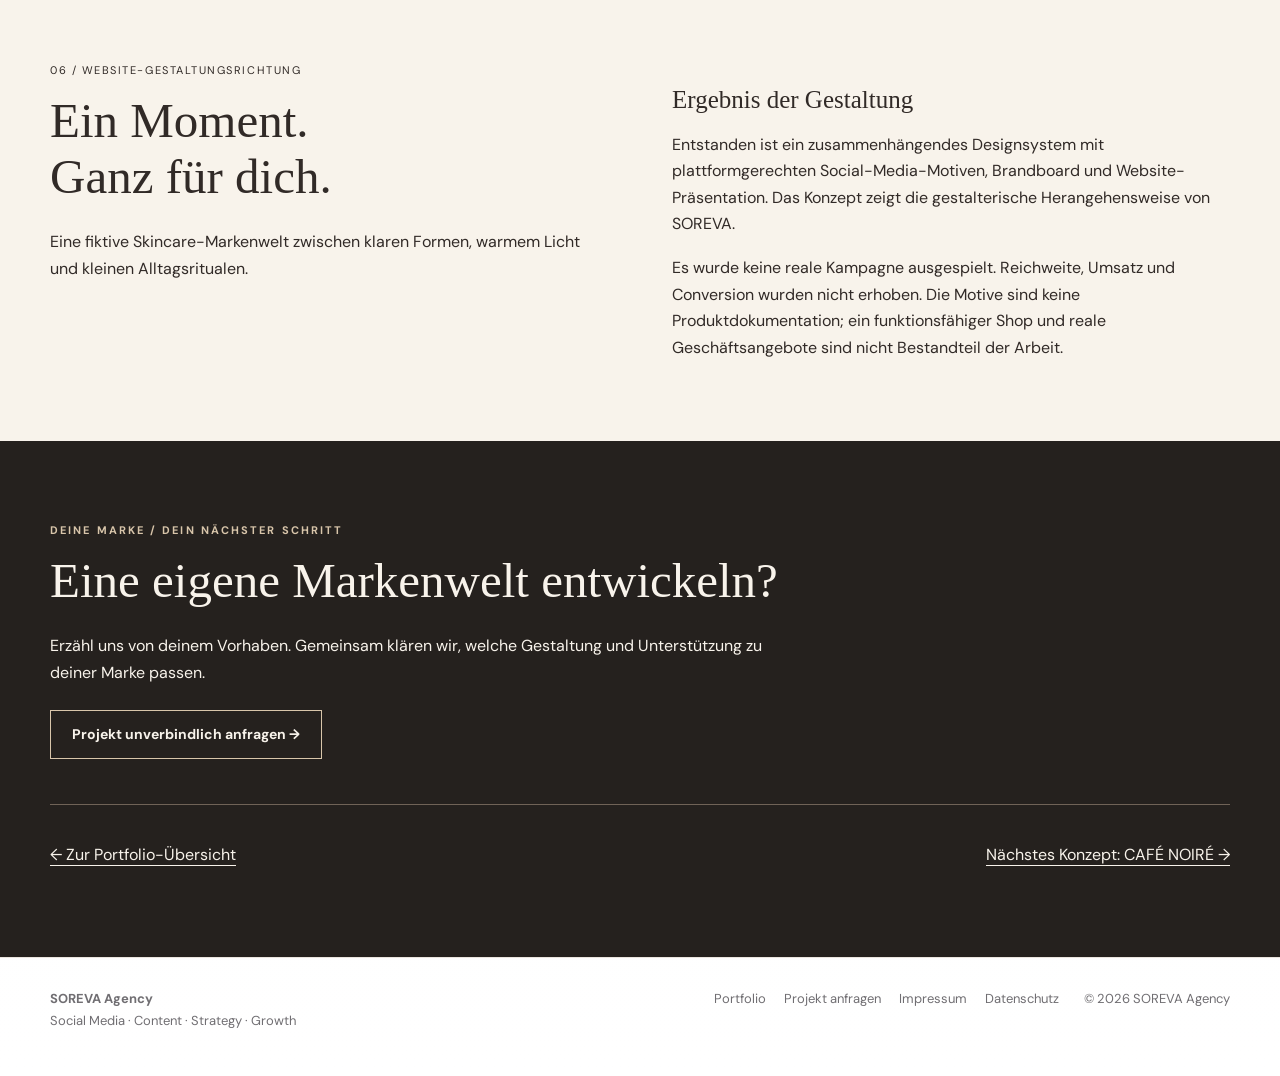
<file: portfolio/elora.html>
<!doctype html><html lang="de"><head><meta charset="utf-8"><meta name="viewport" content="width=device-width,initial-scale=1"><title>ÉLORA SKIN – Fiktive Konzeptarbeit | SOREVA Agency</title><meta name="description" content="Ein ruhiger Auftritt für bewusste Pflegemomente. Fiktives Marken- und Social-Media-Konzept von SOREVA Agency; keine reale Kundenreferenz."><meta property="og:title" content="ÉLORA SKIN | SOREVA Konzeptportfolio"><meta property="og:description" content="Fiktive Konzeptarbeit: Ein ruhiger Auftritt für bewusste Pflegemomente."><meta property="og:type" content="website"><meta property="og:locale" content="de_DE"><meta property="og:url" content="https://soreva-agency.github.io/sorevaagency-website/portfolio/elora.html"><meta property="og:image" content="https://soreva-agency.github.io/sorevaagency-website/assets/portfolio/elora-og.webp"><meta property="og:image:alt" content="ÉLORA SKIN – Fiktives Konzept von SOREVA"><link rel="canonical" href="https://soreva-agency.github.io/sorevaagency-website/portfolio/elora.html"><link rel="stylesheet" href="../style.css?v=20261120-local-fonts"><link rel="stylesheet" href="../portfolio.css"></head><body><header class="navbar">
    <div class="container nav-shell">
        <a href="../index.html" class="brand" aria-label="SOREVA Agency Startseite">
            <img
                src="../assets/soreva-logo-nav.webp"
                alt="SOREVA Logo"
                class="brand-logo"
            >
            <span class="brand-copy">
                <span class="brand-name">SOREVA AGENCY</span>
                <span class="brand-tagline">SOCIAL MEDIA · BRAND GROWTH</span>
            </span>
        </a>

        <nav class="nav-links" aria-label="Hauptnavigation">
            <a href="../index.html#leistungen">Leistungen</a>
            <a href="../index.html#ueber-uns">Über uns</a>
            <a href="../index.html#pakete">Pakete</a>
            <a href="../index.html#portfolio">Portfolio</a>
            <a href="../anfrage.html" class="nav-request">Projekt anfragen</a>
        </nav>

        <a href="../anfrage.html" class="nav-cta">Projekt anfragen <span>→</span></a>
    </div>
</header><main class="pf-case"><section class="pf-hero"><div class="container"><a href="../index.html#portfolio" class="pf-breadcrumb">← Alle Konzeptarbeiten</a><p class="eyebrow">Beauty &amp; Skincare / Markenidentität &amp; Social Media</p><h1>ÉLORA SKIN</h1><p class="pf-lead">Ein ruhiger Auftritt für bewusste Pflegemomente.</p><p class="pf-note">Fiktive, selbstinitiierte Konzeptarbeit von SOREVA Agency. Kein Kundenauftrag. KI-generierte Bildmotive; keine real erhältlichen Produkte oder Angebote.</p></div></section>
<img class="pf-banner" src="../assets/portfolio/elora-hero.webp" width="1536" height="1024" alt="ÉLORA SKIN: KI-generierte konzeptionelle Bildwelt">
<section class="pf-section"><div class="container pf-two"><div><p class="pf-kicker">01 / Ausgangspunkt</p><h2>Eine Idee mit Richtung.</h2><p>Wie wird eine fiktive Skincare-Marke auf Verpackung, Social Media und Website wiedererkennbar, ohne ihre Gestaltung mit unbelegten Produkteigenschaften zu begründen?</p><p><strong>Gestalterisches Ziel:</strong> ein konsistenter Auftritt von der Markenwelt bis zu den digitalen Kontaktpunkten.</p><p><strong>Gedachte Zielgruppe:</strong> Menschen, die eine ruhige, übersichtliche Markenwelt im Beauty-Bereich anspricht. Das Konzept setzt auf bewusste Routinen statt auf Wirkversprechen. Diese Einordnung ist eine konzeptionelle Annahme.</p></div><div><p class="pf-kicker">02 / Kreative Leitidee</p><h2>Your daily ritual</h2><p>Das tägliche Ritual wird zum gestalterischen Leitmotiv. Weiche Lichtkanten, großzügige cremefarbene Flächen und eine klare Typohierarchie geben den Motiven einen gemeinsamen Rhythmus.</p><p><strong>Umfang:</strong> Markenrichtung, typografische Wortmarke, Farb- und Typografiesystem, fotografische Bildrichtung, drei Feed-Posts, drei Story-Seiten und Website-Präsentation.</p></div></div></section>
<section class="pf-section pf-dark"><div class="container"><p class="eyebrow">03 / Markenidentität</p><h2>Farbe. Schrift. Atmosphäre.</h2><p>Eine eigenständige visuelle Welt mit wiederkehrenden Gestaltungsprinzipien. Die Wortmarke und Headlines nutzen Georgia, erklärende Texte Arial.</p><img class="pf-board" loading="lazy" src="../assets/portfolio/elora-brandboard.webp" width="1600" height="1067" alt="Brandboard ÉLORA SKIN: Farbpalette #F3EAE0, #312A29, #D8BCB2, #A18C7B, Schrift Georgia und Arial sowie konzeptionelles Bildmotiv."></div></section>
<section class="pf-section"><div class="container pf-two"><div><p class="pf-kicker">04 / Gestaltungsentscheidungen</p><h2>Ein System, das zusammenpasst.</h2></div><div><ul><li>Eine elegante Serifenschrift für Markenname und Headlines macht den Auftritt editorial. Arial strukturiert erklärende Texte und kleine Hinweise.</li><li>Rosé-Beige setzt einen leisen Akzent. Dunkles Braun sichert lesbare Texte auf hellen Hintergründen.</li><li>Unbeschriftete Gefäße zeigen eine Verpackungsrichtung. Es werden weder Inhaltsstoffe noch Wirkung, Tests oder reale Verfügbarkeit behauptet.</li></ul></div></div></section>
<section class="pf-section pf-dark"><div class="container"><p class="eyebrow">05 / Social Media</p><h2>Wiedererkennung im Alltag.</h2><p>Der Feed führt vom Markenauftakt über die Gestaltungsprinzipien zum Kampagnenmoment. Die Story übersetzt dieselbe Idee in eine kurze Sequenz. Jedes Motiv trägt einen sichtbaren Konzepthinweis.</p><h3>Instagram-Feed</h3><div class="pf-gallery "><figure><a href="../assets/portfolio/elora-post-01.webp" aria-label="Markenauftakt als Bild öffnen"><img src="../assets/portfolio/elora-post-01.webp" width="1080" height="1350" loading="lazy" alt="ÉLORA SKIN: Markenauftakt. Fiktives Konzept von SOREVA."></a><figcaption>01 / Markenauftakt</figcaption></figure><figure><a href="../assets/portfolio/elora-post-02.webp" aria-label="Gestaltungsprinzip als Bild öffnen"><img src="../assets/portfolio/elora-post-02.webp" width="1080" height="1350" loading="lazy" alt="ÉLORA SKIN: Gestaltungsprinzip. Fiktives Konzept von SOREVA."></a><figcaption>02 / Gestaltungsprinzip</figcaption></figure><figure><a href="../assets/portfolio/elora-post-03.webp" aria-label="Kampagnenmoment als Bild öffnen"><img src="../assets/portfolio/elora-post-03.webp" width="1080" height="1350" loading="lazy" alt="ÉLORA SKIN: Kampagnenmoment. Fiktives Konzept von SOREVA."></a><figcaption>03 / Kampagnenmoment</figcaption></figure></div><h3>Dreiteilige Story</h3><div class="pf-gallery pf-story-gallery"><figure><a href="../assets/portfolio/elora-story-01.webp" aria-label="Entdecke ÉLORA. als Bild öffnen"><img src="../assets/portfolio/elora-story-01.webp" width="1080" height="1920" loading="lazy" alt="ÉLORA SKIN: Entdecke ÉLORA.. Fiktives Konzept von SOREVA."></a><figcaption>01 / Entdecke ÉLORA.</figcaption></figure><figure><a href="../assets/portfolio/elora-story-02.webp" aria-label="Dein tägliches Ritual. als Bild öffnen"><img src="../assets/portfolio/elora-story-02.webp" width="1080" height="1920" loading="lazy" alt="ÉLORA SKIN: Dein tägliches Ritual.. Fiktives Konzept von SOREVA."></a><figcaption>02 / Dein tägliches Ritual.</figcaption></figure><figure><a href="../assets/portfolio/elora-story-03.webp" aria-label="Ein Moment für dich. als Bild öffnen"><img src="../assets/portfolio/elora-story-03.webp" width="1080" height="1920" loading="lazy" alt="ÉLORA SKIN: Ein Moment für dich.. Fiktives Konzept von SOREVA."></a><figcaption>03 / Ein Moment für dich.</figcaption></figure></div></div></section>
<section class="pf-section"><div class="container pf-two"><div><p class="pf-kicker">06 / Website-Gestaltungsrichtung</p><h2>Ein Moment.<br>Ganz für dich.</h2><p>Eine fiktive Skincare-Markenwelt zwischen klaren Formen, warmem Licht und kleinen Alltagsritualen.</p></div><div><h3>Ergebnis der Gestaltung</h3><p>Entstanden ist ein zusammenhängendes Designsystem mit plattformgerechten Social-Media-Motiven, Brandboard und Website-Präsentation. Das Konzept zeigt die gestalterische Herangehensweise von SOREVA.</p><p>Es wurde keine reale Kampagne ausgespielt. Reichweite, Umsatz und Conversion wurden nicht erhoben. Die Motive sind keine Produktdokumentation; ein funktionsfähiger Shop und reale Geschäftsangebote sind nicht Bestandteil der Arbeit.</p></div></div></section>
<section class="pf-section pf-dark"><div class="container"><p class="eyebrow">DEINE MARKE / DEIN NÄCHSTER SCHRITT</p><h2>Eine eigene Markenwelt entwickeln?</h2><p>Erzähl uns von deinem Vorhaben. Gemeinsam klären wir, welche Gestaltung und Unterstützung zu deiner Marke passen.</p><a class="button" href="../anfrage.html">Projekt unverbindlich anfragen →</a><div class="pf-next"><a href="../index.html#portfolio">← Zur Portfolio-Übersicht</a><a href="cafe.html">Nächstes Konzept: CAFÉ NOIRÉ →</a></div></div></section></main><footer class="footer">

    <div class="container footer-inner">

        <div>

            <strong>SOREVA Agency</strong>

            <br>

            Social Media · Content · Strategy · Growth

        </div>


        <div class="footer-nav">
            <a href="../index.html#portfolio">Portfolio</a>

            <a href="../anfrage.html">Projekt anfragen</a>

            <a href="../impressum.html">
                Impressum
            </a>

            <a href="../datenschutz.html">
                Datenschutz
            </a>

        </div>


        <div>
            © <span id="year"></span> SOREVA Agency
        </div>

    </div>

</footer><script src="../script.js?v=20261107-web3forms"></script></body></html>
</file>
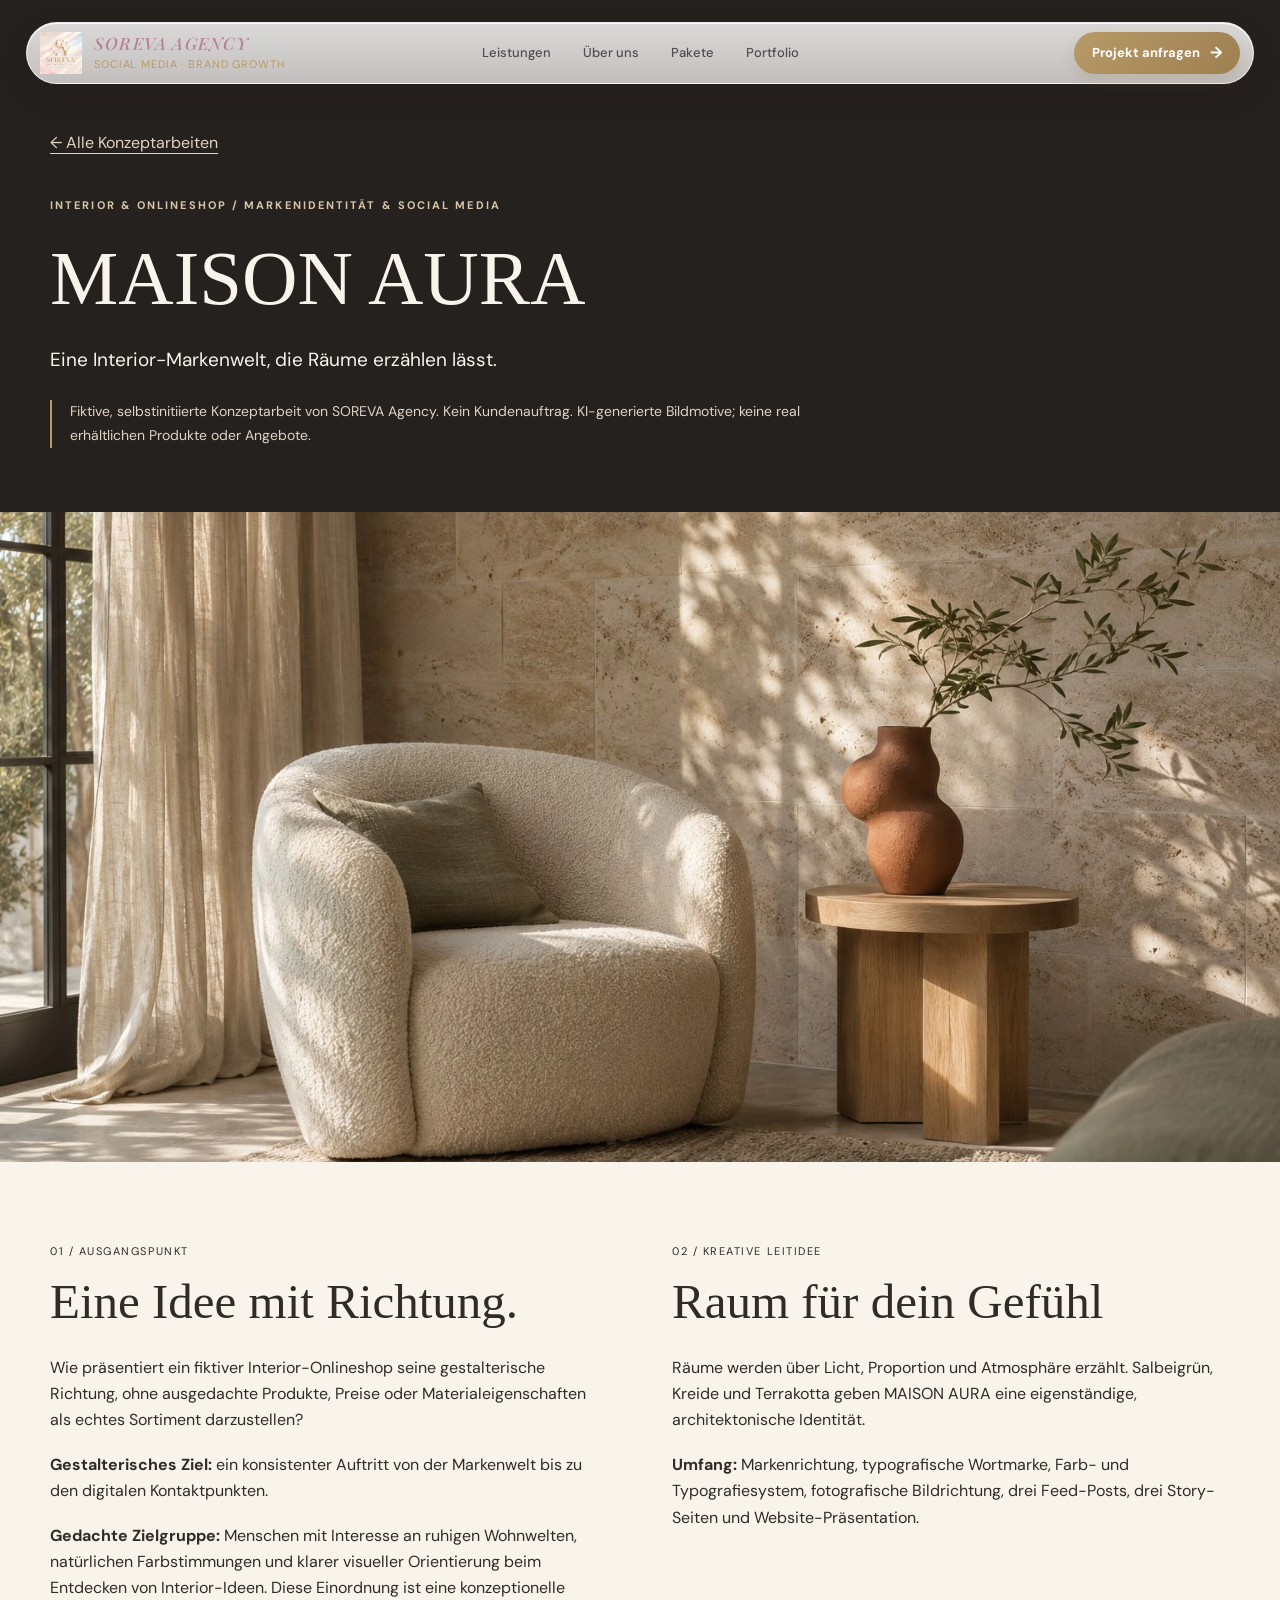
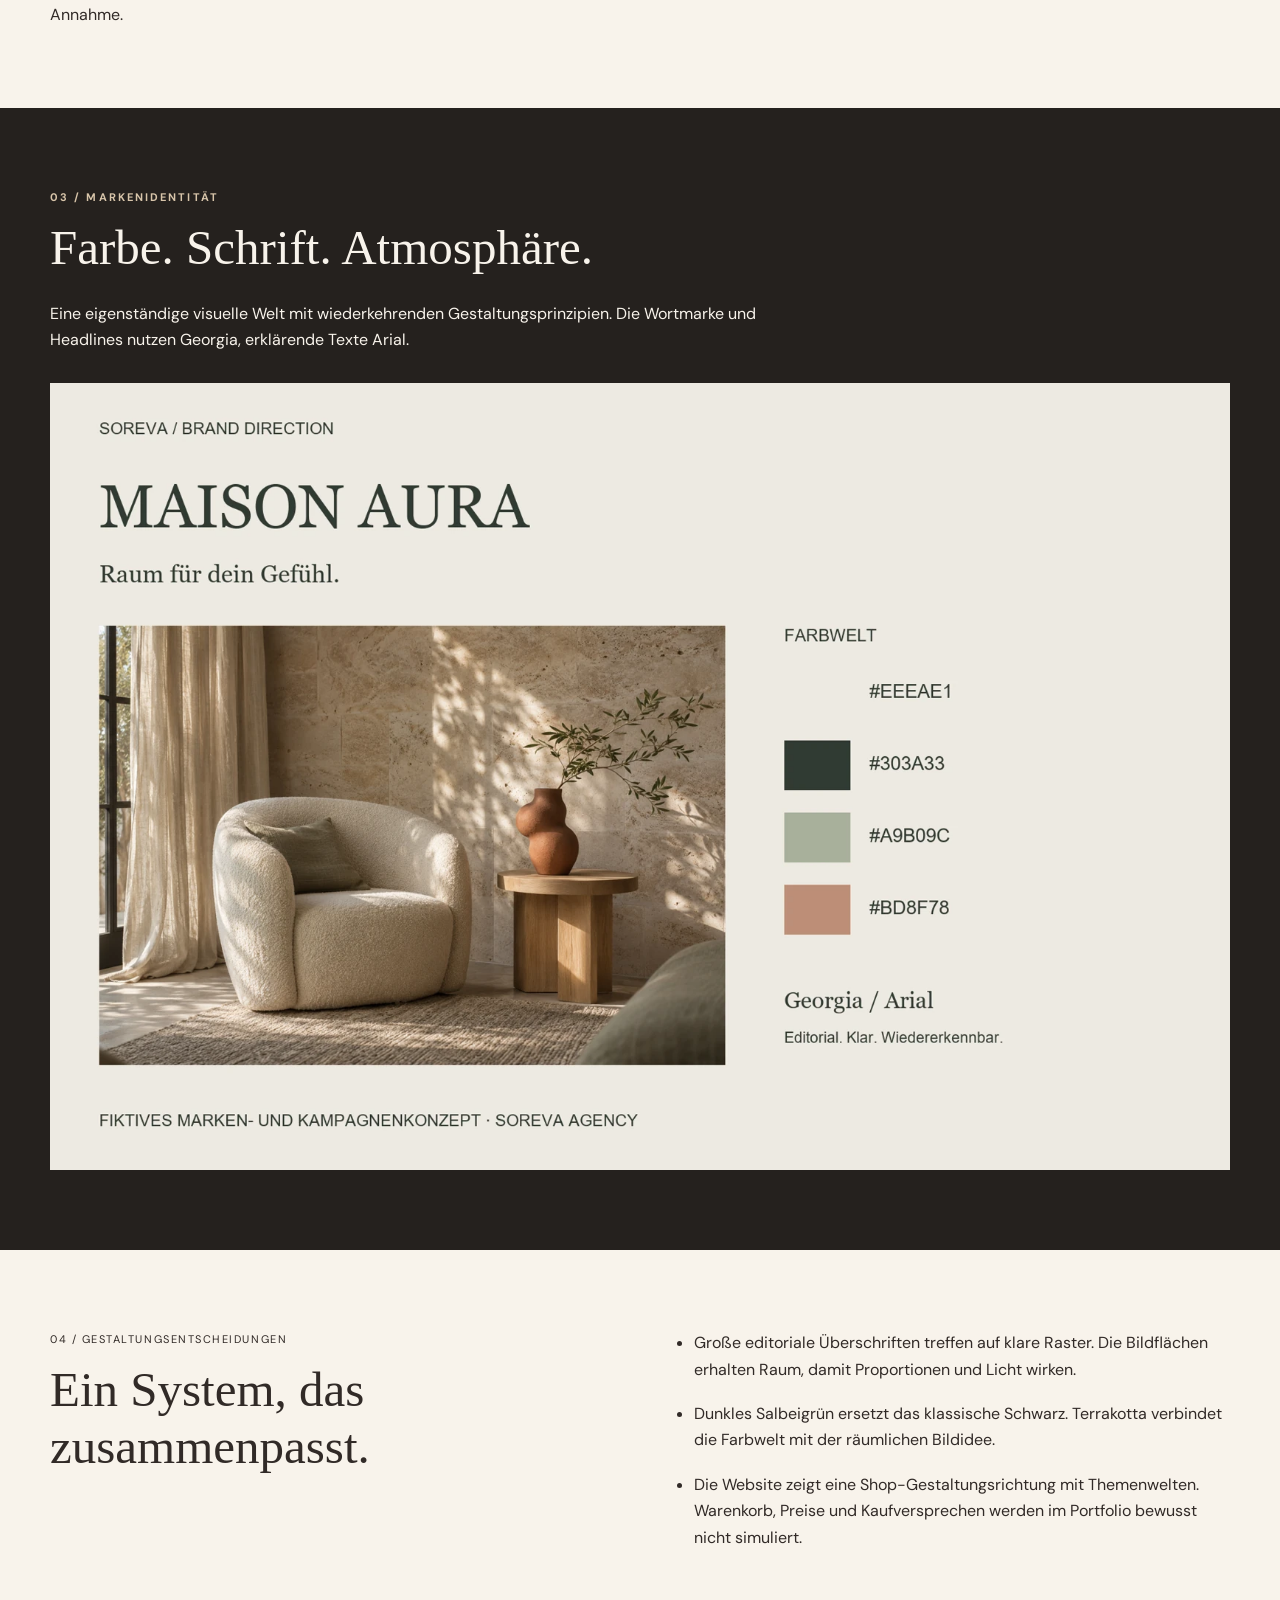
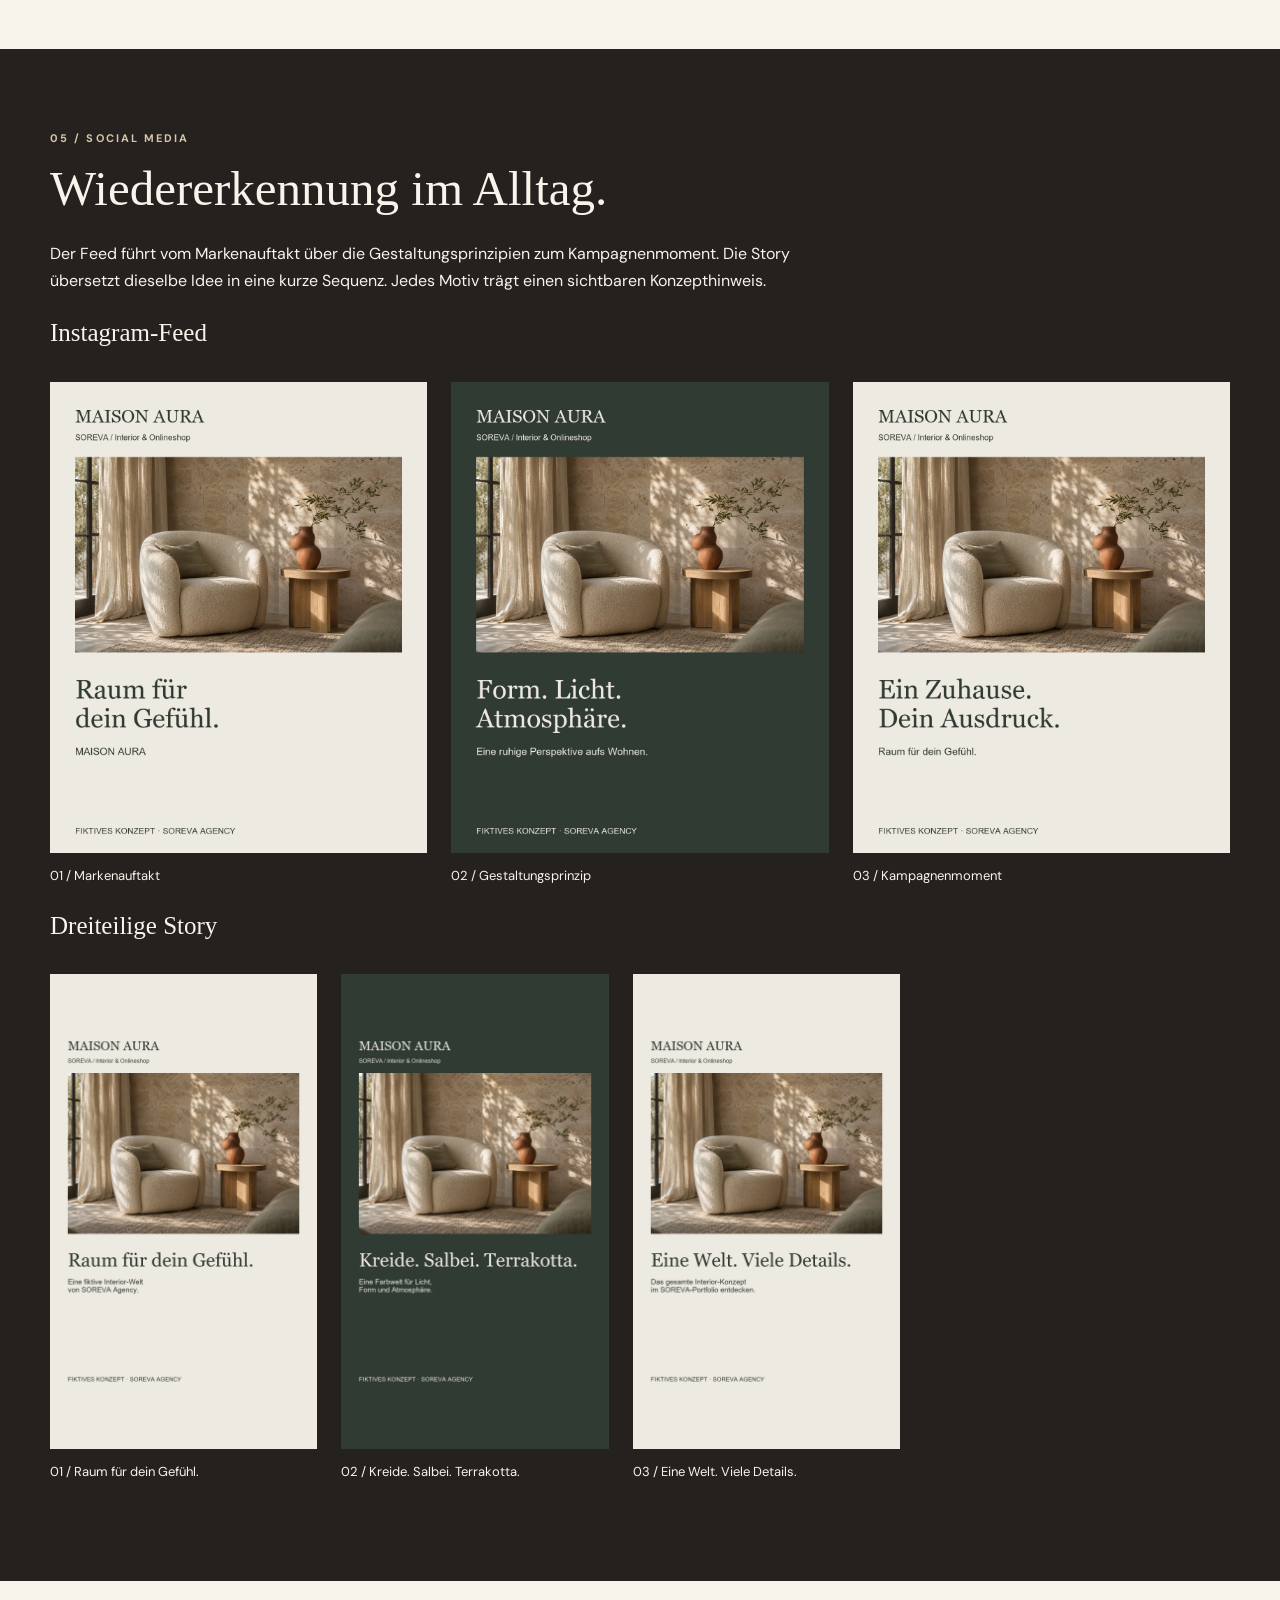
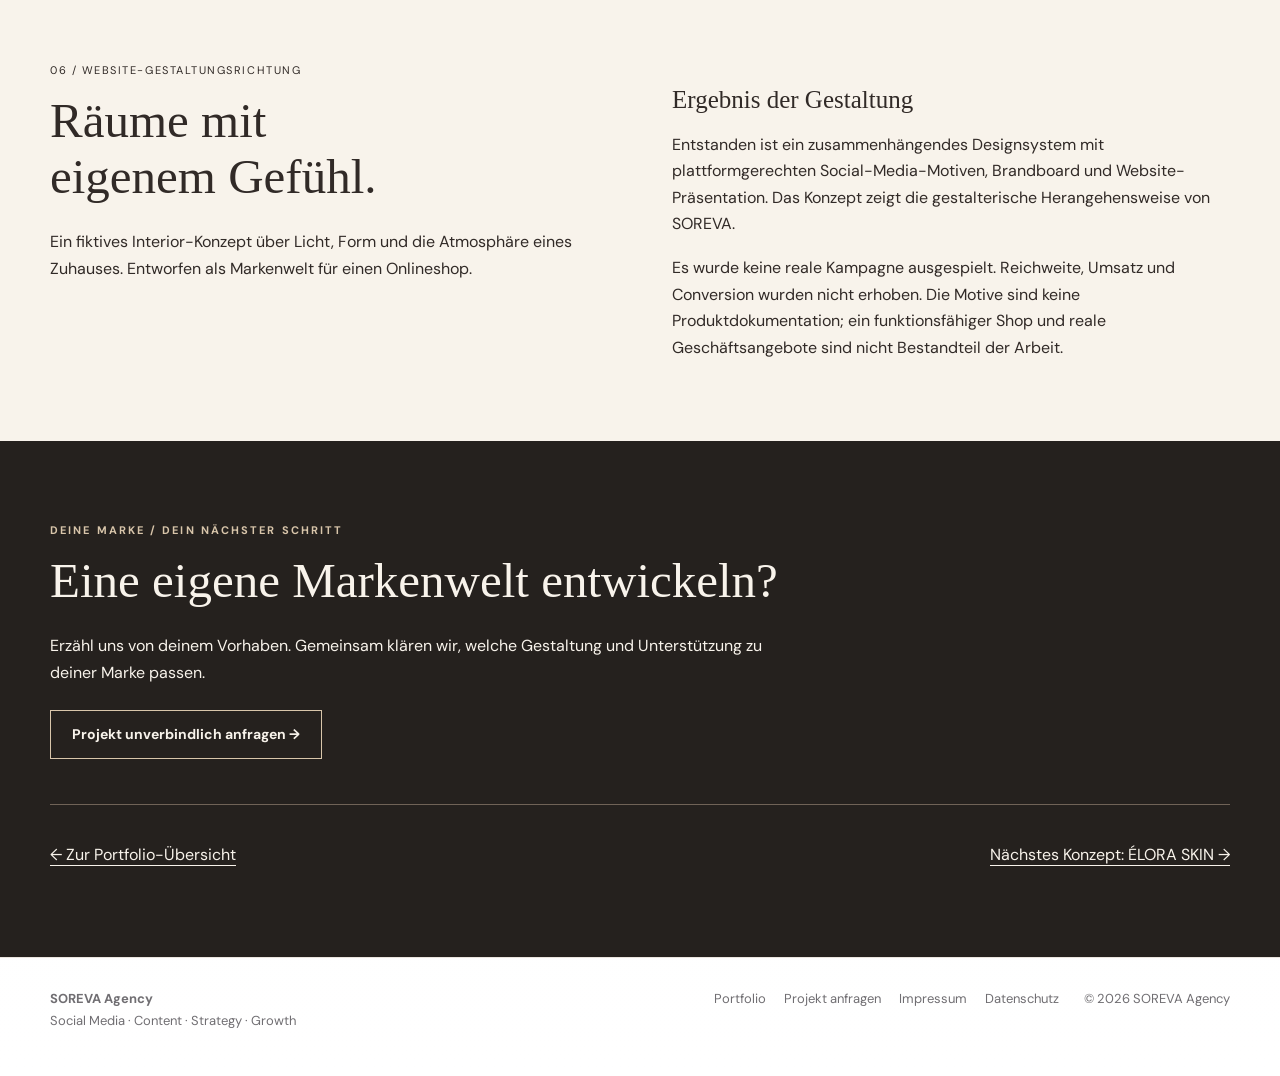
<file: portfolio/maison.html>
<!doctype html><html lang="de"><head><meta charset="utf-8"><meta name="viewport" content="width=device-width,initial-scale=1"><title>MAISON AURA – Fiktive Konzeptarbeit | SOREVA Agency</title><meta name="description" content="Eine Interior-Markenwelt, die Räume erzählen lässt. Fiktives Marken- und Social-Media-Konzept von SOREVA Agency; keine reale Kundenreferenz."><meta property="og:title" content="MAISON AURA | SOREVA Konzeptportfolio"><meta property="og:description" content="Fiktive Konzeptarbeit: Eine Interior-Markenwelt, die Räume erzählen lässt."><meta property="og:type" content="website"><meta property="og:locale" content="de_DE"><meta property="og:url" content="https://soreva-agency.github.io/sorevaagency-website/portfolio/maison.html"><meta property="og:image" content="https://soreva-agency.github.io/sorevaagency-website/assets/portfolio/maison-og.webp"><meta property="og:image:alt" content="MAISON AURA – Fiktives Konzept von SOREVA"><link rel="canonical" href="https://soreva-agency.github.io/sorevaagency-website/portfolio/maison.html"><link rel="stylesheet" href="../style.css?v=20261120-local-fonts"><link rel="stylesheet" href="../portfolio.css"></head><body><header class="navbar">
    <div class="container nav-shell">
        <a href="../index.html" class="brand" aria-label="SOREVA Agency Startseite">
            <img
                src="../assets/soreva-logo-nav.webp"
                alt="SOREVA Logo"
                class="brand-logo"
            >
            <span class="brand-copy">
                <span class="brand-name">SOREVA AGENCY</span>
                <span class="brand-tagline">SOCIAL MEDIA · BRAND GROWTH</span>
            </span>
        </a>

        <nav class="nav-links" aria-label="Hauptnavigation">
            <a href="../index.html#leistungen">Leistungen</a>
            <a href="../index.html#ueber-uns">Über uns</a>
            <a href="../index.html#pakete">Pakete</a>
            <a href="../index.html#portfolio">Portfolio</a>
            <a href="../anfrage.html" class="nav-request">Projekt anfragen</a>
        </nav>

        <a href="../anfrage.html" class="nav-cta">Projekt anfragen <span>→</span></a>
    </div>
</header><main class="pf-case"><section class="pf-hero"><div class="container"><a href="../index.html#portfolio" class="pf-breadcrumb">← Alle Konzeptarbeiten</a><p class="eyebrow">Interior &amp; Onlineshop / Markenidentität &amp; Social Media</p><h1>MAISON AURA</h1><p class="pf-lead">Eine Interior-Markenwelt, die Räume erzählen lässt.</p><p class="pf-note">Fiktive, selbstinitiierte Konzeptarbeit von SOREVA Agency. Kein Kundenauftrag. KI-generierte Bildmotive; keine real erhältlichen Produkte oder Angebote.</p></div></section>
<img class="pf-banner" src="../assets/portfolio/maison-hero.webp" width="1536" height="1024" alt="MAISON AURA: KI-generierte konzeptionelle Bildwelt">
<section class="pf-section"><div class="container pf-two"><div><p class="pf-kicker">01 / Ausgangspunkt</p><h2>Eine Idee mit Richtung.</h2><p>Wie präsentiert ein fiktiver Interior-Onlineshop seine gestalterische Richtung, ohne ausgedachte Produkte, Preise oder Materialeigenschaften als echtes Sortiment darzustellen?</p><p><strong>Gestalterisches Ziel:</strong> ein konsistenter Auftritt von der Markenwelt bis zu den digitalen Kontaktpunkten.</p><p><strong>Gedachte Zielgruppe:</strong> Menschen mit Interesse an ruhigen Wohnwelten, natürlichen Farbstimmungen und klarer visueller Orientierung beim Entdecken von Interior-Ideen. Diese Einordnung ist eine konzeptionelle Annahme.</p></div><div><p class="pf-kicker">02 / Kreative Leitidee</p><h2>Raum für dein Gefühl</h2><p>Räume werden über Licht, Proportion und Atmosphäre erzählt. Salbeigrün, Kreide und Terrakotta geben MAISON AURA eine eigenständige, architektonische Identität.</p><p><strong>Umfang:</strong> Markenrichtung, typografische Wortmarke, Farb- und Typografiesystem, fotografische Bildrichtung, drei Feed-Posts, drei Story-Seiten und Website-Präsentation.</p></div></div></section>
<section class="pf-section pf-dark"><div class="container"><p class="eyebrow">03 / Markenidentität</p><h2>Farbe. Schrift. Atmosphäre.</h2><p>Eine eigenständige visuelle Welt mit wiederkehrenden Gestaltungsprinzipien. Die Wortmarke und Headlines nutzen Georgia, erklärende Texte Arial.</p><img class="pf-board" loading="lazy" src="../assets/portfolio/maison-brandboard.webp" width="1600" height="1067" alt="Brandboard MAISON AURA: Farbpalette #EEEAE1, #303A33, #A9B09C, #BD8F78, Schrift Georgia und Arial sowie konzeptionelles Bildmotiv."></div></section>
<section class="pf-section"><div class="container pf-two"><div><p class="pf-kicker">04 / Gestaltungsentscheidungen</p><h2>Ein System, das zusammenpasst.</h2></div><div><ul><li>Große editoriale Überschriften treffen auf klare Raster. Die Bildflächen erhalten Raum, damit Proportionen und Licht wirken.</li><li>Dunkles Salbeigrün ersetzt das klassische Schwarz. Terrakotta verbindet die Farbwelt mit der räumlichen Bildidee.</li><li>Die Website zeigt eine Shop-Gestaltungsrichtung mit Themenwelten. Warenkorb, Preise und Kaufversprechen werden im Portfolio bewusst nicht simuliert.</li></ul></div></div></section>
<section class="pf-section pf-dark"><div class="container"><p class="eyebrow">05 / Social Media</p><h2>Wiedererkennung im Alltag.</h2><p>Der Feed führt vom Markenauftakt über die Gestaltungsprinzipien zum Kampagnenmoment. Die Story übersetzt dieselbe Idee in eine kurze Sequenz. Jedes Motiv trägt einen sichtbaren Konzepthinweis.</p><h3>Instagram-Feed</h3><div class="pf-gallery "><figure><a href="../assets/portfolio/maison-post-01.webp" aria-label="Markenauftakt als Bild öffnen"><img src="../assets/portfolio/maison-post-01.webp" width="1080" height="1350" loading="lazy" alt="MAISON AURA: Markenauftakt. Fiktives Konzept von SOREVA."></a><figcaption>01 / Markenauftakt</figcaption></figure><figure><a href="../assets/portfolio/maison-post-02.webp" aria-label="Gestaltungsprinzip als Bild öffnen"><img src="../assets/portfolio/maison-post-02.webp" width="1080" height="1350" loading="lazy" alt="MAISON AURA: Gestaltungsprinzip. Fiktives Konzept von SOREVA."></a><figcaption>02 / Gestaltungsprinzip</figcaption></figure><figure><a href="../assets/portfolio/maison-post-03.webp" aria-label="Kampagnenmoment als Bild öffnen"><img src="../assets/portfolio/maison-post-03.webp" width="1080" height="1350" loading="lazy" alt="MAISON AURA: Kampagnenmoment. Fiktives Konzept von SOREVA."></a><figcaption>03 / Kampagnenmoment</figcaption></figure></div><h3>Dreiteilige Story</h3><div class="pf-gallery pf-story-gallery"><figure><a href="../assets/portfolio/maison-story-01.webp" aria-label="Raum für dein Gefühl. als Bild öffnen"><img src="../assets/portfolio/maison-story-01.webp" width="1080" height="1920" loading="lazy" alt="MAISON AURA: Raum für dein Gefühl.. Fiktives Konzept von SOREVA."></a><figcaption>01 / Raum für dein Gefühl.</figcaption></figure><figure><a href="../assets/portfolio/maison-story-02.webp" aria-label="Kreide. Salbei. Terrakotta. als Bild öffnen"><img src="../assets/portfolio/maison-story-02.webp" width="1080" height="1920" loading="lazy" alt="MAISON AURA: Kreide. Salbei. Terrakotta.. Fiktives Konzept von SOREVA."></a><figcaption>02 / Kreide. Salbei. Terrakotta.</figcaption></figure><figure><a href="../assets/portfolio/maison-story-03.webp" aria-label="Eine Welt. Viele Details. als Bild öffnen"><img src="../assets/portfolio/maison-story-03.webp" width="1080" height="1920" loading="lazy" alt="MAISON AURA: Eine Welt. Viele Details.. Fiktives Konzept von SOREVA."></a><figcaption>03 / Eine Welt. Viele Details.</figcaption></figure></div></div></section>
<section class="pf-section"><div class="container pf-two"><div><p class="pf-kicker">06 / Website-Gestaltungsrichtung</p><h2>Räume mit<br>eigenem Gefühl.</h2><p>Ein fiktives Interior-Konzept über Licht, Form und die Atmosphäre eines Zuhauses. Entworfen als Markenwelt für einen Onlineshop.</p></div><div><h3>Ergebnis der Gestaltung</h3><p>Entstanden ist ein zusammenhängendes Designsystem mit plattformgerechten Social-Media-Motiven, Brandboard und Website-Präsentation. Das Konzept zeigt die gestalterische Herangehensweise von SOREVA.</p><p>Es wurde keine reale Kampagne ausgespielt. Reichweite, Umsatz und Conversion wurden nicht erhoben. Die Motive sind keine Produktdokumentation; ein funktionsfähiger Shop und reale Geschäftsangebote sind nicht Bestandteil der Arbeit.</p></div></div></section>
<section class="pf-section pf-dark"><div class="container"><p class="eyebrow">DEINE MARKE / DEIN NÄCHSTER SCHRITT</p><h2>Eine eigene Markenwelt entwickeln?</h2><p>Erzähl uns von deinem Vorhaben. Gemeinsam klären wir, welche Gestaltung und Unterstützung zu deiner Marke passen.</p><a class="button" href="../anfrage.html">Projekt unverbindlich anfragen →</a><div class="pf-next"><a href="../index.html#portfolio">← Zur Portfolio-Übersicht</a><a href="elora.html">Nächstes Konzept: ÉLORA SKIN →</a></div></div></section></main><footer class="footer">

    <div class="container footer-inner">

        <div>

            <strong>SOREVA Agency</strong>

            <br>

            Social Media · Content · Strategy · Growth

        </div>


        <div class="footer-nav">
            <a href="../index.html#portfolio">Portfolio</a>

            <a href="../anfrage.html">Projekt anfragen</a>

            <a href="../impressum.html">
                Impressum
            </a>

            <a href="../datenschutz.html">
                Datenschutz
            </a>

        </div>


        <div>
            © <span id="year"></span> SOREVA Agency
        </div>

    </div>

</footer><script src="../script.js?v=20261107-web3forms"></script></body></html>
</file>
<file: style.css>
@font-face {
    font-family: "DM Sans";
    src: url("assets/fonts/dm-sans.ttf") format("truetype");
    font-style: normal;
    font-weight: 100 1000;
    font-display: swap;
}

@font-face {
    font-family: "Playfair Display";
    src: url("assets/fonts/playfair-display.ttf") format("truetype");
    font-style: normal;
    font-weight: 400 900;
    font-display: swap;
}

@font-face {
    font-family: "Playfair Display";
    src: url("assets/fonts/playfair-display-italic.ttf") format("truetype");
    font-style: italic;
    font-weight: 400 900;
    font-display: swap;
}

:root {
    --white: #ffffff;
    --ivory: #fbfaf8;
    --ink: #17171a;
    --gray: #706e72;

    --gold: #b99b6a;
    --gold-dark: #92764a;

    --champagne: #eee1ce;

    --pink: #f4dce8;
    --pink-light: #fbf0f5;

    --blue: #dbeaf2;

    --line: #ebe5de;

    --shadow:
        0 25px 70px rgba(67, 47, 26, 0.10);
}


* {
    box-sizing: border-box;
    margin: 0;
    padding: 0;
}


html {
    scroll-behavior: smooth;
}


body {
    min-height: 100vh;

    background:
        linear-gradient(
            180deg,
            #ffffff 0%,
            #fbfaf8 48%,
            #ffffff 100%
        );

    color: var(--ink);

    font-family:
        "DM Sans",
        Arial,
        sans-serif;

    line-height: 1.65;
}


a {
    text-decoration: none;
    color: inherit;
}


.container {
    width: min(
        1180px,
        calc(100% - 36px)
    );

    margin-inline: auto;
}


/* -------------------------
   NAV
------------------------- */

.navbar {
    position: sticky;
    top: 0;
    z-index: 50;

    background:
        rgba(255, 255, 255, 0.90);

    backdrop-filter: blur(16px);

    border-bottom:
        1px solid rgba(235, 229, 222, 0.85);
}


.nav-inner {
    min-height: 82px;

    display: flex;

    align-items: center;

    justify-content: space-between;

    gap: 24px;
}


.brand {
    display: inline-flex;
    align-items: center;
}


.brand-logo {
    width: 150px;
    height: 62px;

    display: block;

    object-fit: contain;
    object-position: center;
}


.nav-links {
    display: flex;

    align-items: center;

    gap: 28px;

    font-size: 14px;
}


.nav-links a {
    transition: .2s ease;
}


.nav-links a:hover {
    color: var(--gold-dark);
}


/* -------------------------
   BUTTONS
------------------------- */

.button {
    display: inline-flex;

    align-items: center;
    justify-content: center;

    min-height: 46px;

    padding:
        12px 21px;

    border-radius: 999px;

    border: 1px solid transparent;

    font-size: 14px;

    font-weight: 700;

    cursor: pointer;

    transition:
        transform .2s ease,
        box-shadow .2s ease,
        background .2s ease;
}


.button:hover {
    transform: translateY(-2px);
}


.button-dark {
    color: white;

    background: #18181a;

    border-color: #18181a;
}


.button-dark:hover {
    box-shadow:
        0 12px 28px rgba(0, 0, 0, .13);
}


.button-outline {
    background:
        rgba(255, 255, 255, .82);

    border-color:
        #d8d2ca;
}


.button-gold {
    color: #191713;

    background: #dec296;

    border-color: #dec296;
}


/* -------------------------
   TYPOGRAPHY
------------------------- */

.eyebrow {
    font-size: 11px;

    letter-spacing: .19em;

    text-transform: uppercase;

    color: var(--gold-dark);

    font-weight: 700;
}


h1,
h2,
h3 {
    font-family:
        "Playfair Display",
        Georgia,
        serif;

    font-weight: 500;
}


.text-link {
    display: inline-flex;

    align-items: center;

    gap: 8px;

    margin-top: 20px;

    color: var(--gold-dark);

    font-weight: 700;
}


.text-link span {
    transition: transform .2s ease;
}


.text-link:hover span {
    transform: translateX(5px);
}


/* -------------------------
   HERO
------------------------- */

.hero {
    position: relative;

    overflow: hidden;

    min-height: 720px;

    padding:
        90px 0
        85px;
}


.hero-grid {
    position: relative;

    z-index: 2;

    display: grid;

    grid-template-columns:
        1fr 1fr;

    gap: 55px;

    align-items: center;
}


.hero-content {
    padding-top: 10px;
}


.hero h1 {
    max-width: 780px;

    margin:
        16px 0
        24px;

    font-size:
        clamp(54px, 7vw, 91px);

    line-height: .96;

    letter-spacing:
        -.055em;
}


.hero h1 em {
    display: block;

    color:
        var(--gold-dark);

    font-style: italic;
}


.hero-text {
    max-width: 620px;

    color: var(--gray);

    font-size: 18px;
}


.hero-buttons {
    display: flex;

    flex-wrap: wrap;

    gap: 12px;

    margin-top: 30px;
}


.hero-mini {
    display: flex;

    flex-wrap: wrap;

    gap: 20px;

    margin-top: 28px;

    color: #7a746b;

    font-size: 13px;
}


.hero-mini div {
    display: flex;

    align-items: center;

    gap: 8px;
}


.hero-mini span {
    color: var(--gold);
}


/* -------------------------
   HERO VISUAL
------------------------- */

.hero-visual {
    position: relative;

    width:
        min(510px, 94vw);

    aspect-ratio:
        1 / 1;

    margin-inline: auto;

    border-radius: 50%;

    overflow: hidden;

    background:
        radial-gradient(
            circle at 30% 27%,
            rgba(255, 255, 255, .98),
            transparent 23%
        ),
        radial-gradient(
            circle at 72% 71%,
            rgba(244, 214, 228, .80),
            transparent 34%
        ),
        radial-gradient(
            circle at 45% 52%,
            rgba(239, 225, 209, .90),
            transparent 52%
        ),
        linear-gradient(
            145deg,
            #fffdfb,
            #f7eee9 55%,
            #eee1df
        );

    box-shadow:
        inset
            0 0 0 1px
            rgba(255, 255, 255, .95),
        0 35px 90px
            rgba(85, 61, 38, .13);
}


.hero-visual::before {
    content: "";

    position: absolute;

    inset: 7%;

    border:
        1px solid
        rgba(185, 155, 106, .29);

    border-radius: 50%;
}


.hero-visual::after {
    content: "";

    position: absolute;

    inset: 16%;

    border:
        1px solid
        rgba(255, 255, 255, .94);

    border-radius: 50%;
}


.hero-decor {
    position: absolute;

    border-radius: 50%;

    filter:
        blur(2px);

    pointer-events: none;
}


.decor-top {
    width: 500px;
    height: 500px;

    right: -200px;
    top: -210px;

    background:
        radial-gradient(
            circle,
            rgba(242, 215, 229, .65),
            transparent 69%
        );
}


.decor-bottom {
    width: 420px;
    height: 420px;

    left: -190px;
    bottom: -230px;

    background:
        radial-gradient(
            circle,
            rgba(220, 236, 244, .60),
            transparent 69%
        );
}


.visual-orbit {
    position: absolute;

    left: 50%;
    top: 50%;

    border-radius: 50%;

    transform-origin: center;
}


.orbit-gold {
    width: 73%;
    height: 29%;

    transform:
        translate(-50%, -50%)
        rotate(21deg);

    border:
        2px solid
        rgba(185, 155, 106, .88);
}


.orbit-pink {
    width: 73%;
    height: 29%;

    transform:
        translate(-50%, -50%)
        rotate(-23deg);

    border:
        2px solid
        rgba(244, 184, 214, .85);
}


.orbit-blue {
    width: 63%;
    height: 25%;

    transform:
        translate(-50%, -50%)
        rotate(67deg);

    border:
        2px solid
        rgba(179, 218, 240, .88);
}


.visual-glow {
    position: absolute;

    border-radius: 50%;
}


.glow-pink {
    width: 240px;
    height: 240px;

    left: -15px;
    top: 10px;

    background:
        radial-gradient(
            circle,
            rgba(247, 203, 222, .62),
            transparent 70%
        );
}


.glow-blue {
    width: 280px;
    height: 280px;

    right: -25px;
    bottom: -5px;

    background:
        radial-gradient(
            circle,
            rgba(205, 227, 241, .70),
            transparent 71%
        );
}


.visual-monogram {
    position: absolute;

    inset: 0;

    display: flex;

    align-items: center;

    justify-content: center;

    font-family:
        "Playfair Display",
        serif;

    font-size:
        clamp(100px, 13vw, 155px);

    color:
        #ad8d5c;

    text-shadow:
        1px 1px 0 #faecd7,
        0 12px 30px
            rgba(111, 82, 45, .17);
}


.visual-monogram span:first-child {
    z-index: 2;

    transform:
        translate(19px, -18px)
        rotate(-6deg);
}


.visual-monogram span:last-child {
    transform:
        translate(-17px, 24px)
        rotate(7deg);

    color:
        #d0ad73;
}


.spark {
    position: absolute;

    color:
        #a98249;

    text-shadow:
        0 4px 16px
            rgba(133, 98, 48, .18);
}


.spark-1 {
    top: 23%;
    right: 21%;

    font-size: 33px;
}


.spark-2 {
    left: 21%;
    bottom: 24%;

    font-size: 20px;
}


.spark-3 {
    left: 14%;
    top: 42%;

    font-size: 17px;
}


.visual-caption {
    position: absolute;

    left: 50%;
    bottom: 12%;

    transform:
        translateX(-50%);

    width: 84%;

    text-align: center;

    color:
        #906f40;
}


.visual-caption span {
    display: block;

    font-family:
        "Playfair Display",
        serif;

    font-size: 23px;

    letter-spacing:
        .23em;
}


.visual-caption small {
    display: block;

    margin-top: 4px;

    font-size: 8px;

    letter-spacing:
        .22em;

    color:
        #9d8768;
}


/* -------------------------
   SECTIONS
------------------------- */

.section {
    padding:
        100px 0;
}


.intro-section {
    padding-top: 78px;
    padding-bottom: 78px;

    border-top:
        1px solid var(--line);

    border-bottom:
        1px solid var(--line);
}


.intro-grid {
    display: grid;

    grid-template-columns:
        1fr 1fr;

    gap: 60px;

    align-items: center;
}


.intro-grid h2 {
    max-width: 650px;

    margin-top: 11px;

    font-size:
        clamp(40px, 5vw, 63px);

    line-height: 1.02;

    letter-spacing:
        -.045em;
}


.lead {
    color:
        var(--gray);

    font-size: 17px;
}


/* -------------------------
   SECTION HEADING
------------------------- */

.section-heading {
    max-width: 760px;

    margin-bottom: 44px;
}


.section-heading h2 {
    margin:
        10px 0
        17px;

    font-size:
        clamp(42px, 5vw, 66px);

    line-height:
        1.02;

    letter-spacing:
        -.045em;
}


.section-heading p {
    color:
        var(--gray);

    font-size: 17px;
}


/* -------------------------
   SERVICES
------------------------- */

.service-grid {
    display: grid;

    grid-template-columns:
        repeat(3, 1fr);

    gap: 18px;
}


.service-card {
    min-height: 280px;

    padding: 32px;

    border:
        1px solid var(--line);

    border-radius:
        30px;

    background:
        rgba(255, 255, 255, .90);

    box-shadow:
        0 12px 40px rgba(41, 29, 15, .035);
}


.service-card-pink {
    background:
        linear-gradient(
            145deg,
            #fff,
            #fbf0f6
        );
}


.service-card-beige {
    background:
        linear-gradient(
            145deg,
            #fff,
            #f8f2e8
        );
}


.service-number {
    color:
        var(--gold-dark);

    font-size: 12px;

    letter-spacing:
        .15em;

    font-weight: 700;
}


.service-card h3 {
    margin:
        15px 0
        10px;

    font-size: 29px;
}


.service-card p {
    color:
        var(--gray);
}


/* -------------------------
   ABOUT
------------------------- */

.about-section {
    padding:
        100px 0;

    background:
        linear-gradient(
            180deg,
            #fbfaf8,
            #f7edf3 62%,
            #fbfaf8
        );
}


.about-grid {
    display: grid;

    grid-template-columns:
        1fr 1fr;

    gap: 20px;
}


.about-box {
    padding: 38px;

    border:
        1px solid var(--line);

    border-radius:
        32px;

    background:
        rgba(255, 255, 255, .65);
}


.about-main h2 {
    margin:
        12px 0
        18px;

    font-size:
        clamp(42px, 5vw, 62px);

    line-height:
        1.01;

    letter-spacing:
        -.045em;
}


.about-box p {
    max-width: 650px;

    color:
        var(--gray);

    font-size: 16px;
}


.focus-list {
    margin-top: 23px;
}


.focus-list div {
    display: flex;

    justify-content: space-between;

    gap: 20px;

    padding:
        16px 0;

    border-bottom:
        1px solid var(--line);
}


.focus-list strong {
    color:
        var(--gold-dark);
}


/* -------------------------
   PACKAGES
------------------------- */

.package-grid {
    display: grid;

    grid-template-columns:
        repeat(3, 1fr);

    gap: 18px;
}


.package-card {
    min-height: 365px;

    display: flex;

    flex-direction: column;

    padding: 32px;

    border:
        1px solid var(--line);

    border-radius:
        30px;

    background:
        #fff;
}


.package-featured {
    color:
        #fff;

    background:
        #1b1b1d;

    border-color:
        #1b1b1d;

    box-shadow:
        var(--shadow);

    transform:
        translateY(-8px);
}


.package-label {
    color:
        #775324;

    font-size: 11px;

    letter-spacing:
        .16em;

    font-weight: 700;
}


.package-featured .package-label {
    color:
        #ddbf8e;
}


.package-card h3 {
    margin:
        11px 0
        2px;

    font-size:
        32px;
}


.price {
    font-size:
        35px;

    font-weight: 700;

    letter-spacing:
        -.04em;
}


.price-info {
    color:
        var(--gray);

    font-size: 13px;
}


.package-featured .price-info {
    color:
        #c7c7c8;
}


.package-card p {
    margin:
        25px 0
        25px;

    color:
        var(--gray);

    font-size: 14px;
}


.package-featured p {
    color:
        #d0d0d2;
}


.package-card .button {
    margin-top: auto;
    width: 100%;
}


.important-info {
    margin-top: 22px;

    padding:
        21px 23px;

    border:
        1px solid #efdfe6;

    border-radius:
        21px;

    background:
        var(--pink-light);

    color:
        #5d555b;

    font-size: 14px;
}


/* -------------------------
   CTA
------------------------- */

.cta-section {
    padding:
        100px 0;
}


.cta-card {
    display: grid;

    grid-template-columns:
        1.1fr .9fr;

    gap: 30px;

    align-items: center;

    padding:
        50px;

    border:
        1px solid #eadfd5;

    border-radius:
        35px;

    background:
        linear-gradient(
            135deg,
            #f8eaf1,
            #f3e8d8
        );
}


.cta-card h2 {
    margin:
        11px 0
        17px;

    font-size:
        clamp(44px, 5vw, 67px);

    line-height:
        .99;
}


.cta-card p {
    max-width: 570px;

    margin-bottom: 25px;

    color:
        var(--gray);
}


.cta-logo {
    display: flex;

    justify-content: center;
}


.cta-logo img {
    width:
        min(370px, 90%);

    border-radius:
        24px;

    box-shadow:
        0 15px 40px
        rgba(67,47,26,.06);
}


/* -------------------------
   FOOTER
------------------------- */

.footer {
    border-top:
        1px solid var(--line);

    padding:
        30px 0
        45px;

    color:
        var(--gray);

    font-size: 13px;
}


.footer-inner {
    display: grid;

    grid-template-columns:
        1fr auto auto;

    gap: 25px;

    align-items: start;
}


.footer-nav {
    display: flex;

    gap: 18px;

    flex-wrap: wrap;
}


.footer-nav a:hover {
    color:
        var(--gold-dark);
}


/* -------------------------
   FORM PAGE
------------------------- */

.form-section {
    min-height:
        calc(100vh - 170px);

    padding:
        90px 0;

    background:
        radial-gradient(
            circle at 82% 13%,
            rgba(245, 220, 233, .72),
            transparent 28%
        ),
        linear-gradient(
            180deg,
            #ffffff,
            #fbfaf8
        );
}


.form-layout {
    display: grid;

    grid-template-columns:
        .86fr 1.14fr;

    gap: 55px;

    align-items: start;
}


.form-intro h1 {
    max-width: 700px;

    margin:
        15px 0
        22px;

    font-size:
        clamp(50px, 6vw, 78px);

    line-height:
        .97;

    letter-spacing:
        -.05em;
}


.form-intro h1 em {
    display: block;

    color:
        var(--gold-dark);

    font-style: italic;
}


.form-intro > p {
    max-width: 570px;

    color:
        var(--gray);

    font-size: 17px;
}


.form-note {
    max-width: 500px;

    margin-top: 30px;

    padding:
        20px;

    border:
        1px solid #efdfe6;

    border-radius:
        20px;

    background:
        var(--pink-light);

    color:
        #5d555b;

    font-size:
        14px;
}


.form-card {
    padding:
        33px;

    border:
        1px solid var(--line);

    border-radius:
        30px;

    background:
        rgba(255,255,255,.97);

    box-shadow:
        var(--shadow);
}


.form-row {
    display: grid;

    grid-template-columns:
        1fr 1fr;

    gap: 16px;
}


.field {
    margin-bottom:
        18px;
}


.field label {
    display: block;

    margin-bottom:
        7px;

    font-size:
        13px;

    font-weight: 700;
}


.field input,
.field select,
.field textarea {
    width: 100%;

    padding:
        13px
        14px;

    border:
        1px solid #ddd6ce;

    border-radius:
        14px;

    background: white;

    color:
        var(--ink);

    font:
        inherit;

    outline: none;

    transition:
        .2s ease;
}


.field textarea {
    resize:
        vertical;

    min-height:
        120px;
}


.field input:focus,
.field select:focus,
.field textarea:focus {
    border-color:
        var(--gold);

    box-shadow:
        0 0 0 3px
        rgba(185,155,106,.12);
}


.checkbox {
    display: flex;

    align-items: flex-start;

    gap: 10px;

    margin:
        4px 0
        18px;

    color:
        var(--gray);

    font-size:
        12px;
}


.checkbox input {
    margin-top:
        3px;
}


.checkbox a {
    color:
        var(--gold-dark);

    text-decoration:
        underline;
}


.form-submit {
    width: 100%;
}


.form-message {
    display: none;

    margin-top:
        14px;

    padding:
        12px 14px;

    border-radius:
        14px;

    background:
        #f4ecdf;

    color:
        #5b4e3e;

    font-size:
        13px;
}


.form-message.show {
    display: block;
}


.form-hint {
    margin-top:
        11px;

    color:
        var(--gray);

    text-align:
        center;

    font-size:
        12px;
}


/* -------------------------
   LEGAL
------------------------- */

.legal-section {
    min-height:
        calc(100vh - 170px);

    padding:
        90px 0;

    background:
        radial-gradient(
            circle at 84% 12%,
            rgba(245, 220, 233, .58),
            transparent 25%
        ),
        #fbfaf8;
}


.legal-content {
    max-width:
        900px;
}


.legal-content h1 {
    margin:
        15px 0
        32px;

    font-size:
        clamp(52px, 6vw, 78px);

    line-height:
        .98;
}


.legal-content h3,
.legal-imprint h2 {
    margin:
        35px 0
        10px;

    font-size:
        28px;
}


.legal-content p {
    color:
        #59575b;

    margin-bottom:
        17px;
}


.legal-content a {
    color:
        var(--gold-dark);
}


.legal-note {
    margin:
        25px 0;

    padding:
        16px 18px;

    border-left:
        3px solid var(--gold);

    border-radius:
        8px;

    background:
        #f8f3ea;

    color:
        #5b5145;
}


.legal-buttons {
    display: flex;

    flex-wrap: wrap;

    gap: 12px;

    margin-top: 34px;
}


/* -------------------------
   MOBILE
------------------------- */

@media (max-width: 930px) {

    .nav-links {
        display: none;
    }


    .hero-grid,
    .intro-grid,
    .about-grid,
    .package-grid,
    .service-grid,
    .cta-card,
    .form-layout {
        grid-template-columns:
            1fr;
    }


    .hero {
        padding-top:
            60px;
    }


    .hero-visual {
        order:
            -1;

        width:
            min(430px, 90vw);

        margin-bottom:
            15px;
    }


    .package-featured {
        transform:
            none;
    }


    .footer-inner {
        grid-template-columns:
            1fr;
    }


    .form-row {
        grid-template-columns:
            1fr;
    }

}


@media (max-width: 560px) {

    .container {
        width:
            min(
                100% - 24px,
                1180px
            );
    }


    .brand-logo {
        width:
            125px;

        height:
            52px;
    }


    .navbar .button {
        padding:
            10px 15px;

        font-size:
            12px;
    }


    .hero h1 {
        font-size:
            54px;
    }


    .hero {
        min-height:
            auto;
    }


    .hero-visual {
        width:
            min(345px, 92vw);
    }


    .visual-monogram {
        font-size:
            96px;
    }


    .visual-caption span {
        font-size:
            18px;
    }


    .section,
    .about-section,
    .cta-section,
    .legal-section,
    .form-section {
        padding:
            65px 0;
    }


    .about-box,
    .cta-card,
    .form-card,
    .package-card,
    .service-card {
        padding:
            24px;
    }


    .cta-card {
        gap:
            15px;
    }

}


/* =========================
   FLOATING NAVBAR
========================= */

.navbar {
    position: fixed;
    top: 22px;
    left: 0;
    width: 100%;
    z-index: 100;

    background: transparent;
    border: 0;
    backdrop-filter: none;
}

.nav-shell {
    min-height: 62px;
    width: min(1280px, calc(100% - 52px));

    display: grid;
    grid-template-columns: 1fr auto 1fr;
    align-items: center;
    gap: 24px;

    padding: 7px 13px;

    border: 1px solid rgba(255,255,255,.72);
    border-radius: 999px;

    background:
        linear-gradient(
            180deg,
            rgba(249,248,247,.86),
            rgba(229,226,224,.82)
        );

    box-shadow:
        0 12px 32px rgba(27,22,18,.10),
        inset 0 1px 0 rgba(255,255,255,.85);

    backdrop-filter: blur(18px) saturate(115%);
}

.brand {
    justify-self: start;
}

.brand-logo {
    width: 122px;
    height: 50px;
    object-fit: contain;
    display: block;
}

.nav-links {
    justify-self: center;

    display: flex;
    align-items: center;
    gap: 32px;

    font-size: 13px;
    font-weight: 500;
    color: #4f4d4e;
}

.nav-links a {
    white-space: nowrap;
    transition: .2s ease;
}

.nav-links a:hover {
    color: var(--gold-dark);
}

.nav-request {
    display: none;
}

.nav-cta {
    justify-self: end;

    display: inline-flex;
    align-items: center;
    gap: 10px;

    min-height: 42px;
    padding: 10px 18px;

    color: #fff;

    border-radius: 999px;

    background:
        linear-gradient(
            135deg,
            #b89a69,
            #9e7f50
        );

    box-shadow:
        0 7px 16px rgba(146,118,74,.20);

    font-size: 13px;
    font-weight: 700;

    transition: .2s ease;
}

.nav-cta span {
    font-size: 16px;
    line-height: 1;
}

.nav-cta:hover {
    transform: translateY(-1px);
    box-shadow:
        0 10px 20px rgba(146,118,74,.25);
}

/* The fixed bar overlays the hero rather than taking document space. */
.hero {
    padding-top: 142px;
}

/* Responsive */
@media (max-width: 930px) {

    .navbar {
        top: 14px;
    }

    .nav-shell {
        width: min(100% - 24px, 1280px);
        grid-template-columns: 1fr auto;
        min-height: 60px;
        padding-inline: 10px;
    }

    .nav-links {
        display: none;
    }

    .nav-cta {
        justify-self: end;
    }

    .brand-logo {
        width: 118px;
        height: 48px;
    }

    .hero {
        padding-top: 125px;
    }
}

@media (max-width: 560px) {

    .nav-shell {
        min-height: 56px;
        padding: 6px 8px;
    }

    .brand-logo {
        width: 104px;
        height: 44px;
    }

    .nav-cta {
        min-height: 38px;
        padding: 8px 13px;
        font-size: 11px;
    }

    .hero {
        padding-top: 112px;
    }
}


/* =========================
   MARKETING HERO IMAGE
========================= */

.hero-image {
    position: relative;
    min-height: 760px;
    padding: 180px 0 105px;
    overflow: hidden;
    isolation: isolate;
}

.hero-image-layer {
    position: absolute;
    inset: 0;
    z-index: -3;

    background-image: url("assets/hero-marketing-desktop.webp");
    background-size: cover;
    background-position: center center;
    background-repeat: no-repeat;

    transform: scale(1.01);
}

.hero-overlay {
    position: absolute;
    inset: 0;
    z-index: -2;

    background:
        linear-gradient(
            90deg,
            rgba(255, 250, 246, .92) 0%,
            rgba(255, 250, 246, .80) 31%,
            rgba(255, 250, 246, .34) 59%,
            rgba(255, 250, 246, .04) 100%
        ),
        linear-gradient(
            180deg,
            rgba(255,255,255,.16) 0%,
            rgba(255,255,255,0) 38%,
            rgba(255,255,255,.03) 100%
        );
}

.hero-image .hero-grid {
    min-height: 500px;
    align-items: center;
}

.hero-image .hero-content {
    max-width: 640px;
    padding-top: 40px;
}

.hero-image .hero-text {
    max-width: 570px;
    color: #5e5853;
    font-size: 18px;
}

.button-light {
    background: rgba(255,255,255,.78);
    color: #302a24;
    border-color: rgba(110,91,70,.40);
    backdrop-filter: blur(6px);
}

.button-light:hover {
    background: rgba(255,255,255,.92);
}

@media (max-width: 930px) {
    .hero-image {
        min-height: 720px;
        padding: 160px 0 80px;
    }

    .hero-image-layer {
        background-position: 66% center;
    }

    .hero-overlay {
        background:
            linear-gradient(
                90deg,
                rgba(255, 250, 246, .94) 0%,
                rgba(255, 250, 246, .78) 46%,
                rgba(255, 250, 246, .20) 100%
            );
    }
}

@media (max-width: 560px) {
    .hero-image {
        min-height: 680px;
        padding: 135px 0 70px;
    }

    .hero-image-layer {
        background-position: 67% center;
    }

    .hero-overlay {
        background:
            linear-gradient(
                180deg,
                rgba(255, 250, 246, .95) 0%,
                rgba(255, 250, 246, .87) 41%,
                rgba(255, 250, 246, .32) 100%
            );
    }

    .hero-image .hero-content {
        padding-top: 10px;
    }
}


/* =========================
   HERO LOGO PANEL
========================= */

.hero-logo-panel {
    position: absolute;
    right: clamp(35px, 7vw, 110px);
    bottom: 42px;

    width: min(245px, 30vw);

    padding: 9px;

    border-radius: 24px;

    background:
        rgba(255, 252, 248, .84);

    border:
        1px solid rgba(255,255,255,.76);

    box-shadow:
        0 18px 50px rgba(63, 45, 29, .14),
        inset 0 1px 0 rgba(255,255,255,.95);

    backdrop-filter:
        blur(12px);

    z-index: 4;
}

.hero-logo-panel img {
    width: 100%;
    display: block;

    border-radius: 18px;

    object-fit: cover;
}

@media (max-width: 930px) {
    .hero-logo-panel {
        right: 28px;
        bottom: 28px;
        width: 210px;
    }
}

@media (max-width: 560px) {
    .hero-logo-panel {
        right: 18px;
        bottom: 18px;
        width: 170px;
        border-radius: 18px;
        padding: 6px;
    }

    .hero-logo-panel img {
        border-radius: 14px;
    }
}


/* =========================
   BABY BLUE BRAND ACCENT
========================= */

:root {
    --baby-blue: #d9edf7;
    --baby-blue-soft: #edf7fb;
    --baby-blue-mid: #c7e4f1;
    --baby-blue-deep: #8dbbd0;
}

/* Hero: soft blue light on the image side */
.hero-image-layer {
    background-color: #eaf6fb;
}

.hero-overlay {
    background:
        linear-gradient(
            90deg,
            rgba(255, 250, 246, .94) 0%,
            rgba(255, 250, 246, .82) 28%,
            rgba(229, 244, 250, .35) 62%,
            rgba(229, 244, 250, .08) 100%
        ),
        linear-gradient(
            180deg,
            rgba(255,255,255,.14) 0%,
            rgba(218,238,247,.16) 100%
        );
}

/* Intro */
.intro-section {
    background:
        linear-gradient(
            180deg,
            #ffffff 0%,
            #eef8fc 100%
        );
}

/* Service cards */
.service-card-blue {
    background:
        linear-gradient(
            145deg,
            #ffffff,
            var(--baby-blue-soft)
        );
}

/* About section */
.about-section {
    background:
        linear-gradient(
            180deg,
            #fbfaf8 0%,
            #eef8fc 38%,
            #f7edf3 76%,
            #fbfaf8 100%
        );
}

/* Subtle blue in the info notice */
.important-info {
    background:
        linear-gradient(
            135deg,
            #fbf0f5,
            #eef8fc
        );
    border-color:
        #dbeaf1;
}

/* Form page */
.form-section {
    background:
        radial-gradient(
            circle at 80% 15%,
            rgba(218, 238, 247, .86),
            transparent 27%
        ),
        linear-gradient(
            180deg,
            #ffffff,
            #fbfaf8
        );
}

.form-note {
    background:
        linear-gradient(
            135deg,
            var(--pink-light),
            var(--baby-blue-soft)
        );
    border-color:
        #deebf0;
}

/* CTA */
.cta-card {
    background:
        linear-gradient(
            135deg,
            #f8eaf1 0%,
            #eef8fc 53%,
            #f3e8d8 100%
        );
}

/* Legal pages */
.legal-section {
    background:
        radial-gradient(
            circle at 84% 11%,
            rgba(218, 238, 247, .68),
            transparent 24%
        ),
        #fbfaf8;
}

/* Highlight the primary links slightly blue */
.text-link:hover,
.footer-nav a:hover,
.legal-content a:hover {
    color: var(--baby-blue-deep);
}

/* Fine blue details in the hero decoration */
.orbit-blue {
    border-color:
        rgba(141, 187, 208, .95);
}

.glow-blue {
    background:
        radial-gradient(
            circle,
            rgba(197, 227, 241, .76),
            transparent 71%
        );
}

/* Mobile: keep blue soft and airy */
@media (max-width: 560px) {
    .hero-overlay {
        background:
            linear-gradient(
                180deg,
                rgba(255, 250, 246, .96) 0%,
                rgba(255, 250, 246, .86) 42%,
                rgba(225, 243, 250, .36) 100%
            );
    }
}


/* =========================
   ROSE STATEMENT ACCENTS
========================= */

.rose-word {
    color: #c987a5;
    font-style: italic;
}

.rose-highlight-row {
    display: flex;
    flex-wrap: wrap;
    gap: 8px;
    margin: 24px 0 2px;
}

.rose-highlight-row span {
    display: inline-flex;
    align-items: center;
    justify-content: center;

    padding: 7px 12px;

    border-radius: 999px;

    background: #f7e1eb;

    border: 1px solid #eed0dd;

    color: #82425f;

    font-size: 11px;
    font-weight: 700;

    letter-spacing: .05em;
    text-transform: uppercase;
}

.section-heading .rose-word {
    white-space: nowrap;
}

@media (max-width: 560px) {
    .rose-highlight-row {
        gap: 6px;
    }

    .rose-highlight-row span {
        font-size: 10px;
        padding: 6px 10px;
    }
}


/* =========================
   FULL AGENCY NAME IN NAVBAR
========================= */

.brand-name {
    display: inline-flex;
    align-items: baseline;
    gap: 7px;

    font-family:
        "DM Sans",
        Arial,
        sans-serif;

    font-size: 16px;
    line-height: 1;
    font-weight: 700;

    letter-spacing: .11em;

    color: #17171a;
    white-space: nowrap;
}

.brand-name span {
    font-family:
        "Playfair Display",
        Georgia,
        serif;

    font-weight: 500;
    letter-spacing: .12em;

    color: #92764a;
}

@media (max-width: 560px) {
    .brand-name {
        font-size: 13px;
        gap: 5px;
    }
}


/* Logo + ausgeschriebener Name in der Navigation */
.brand {
    display: inline-flex;
    align-items: center;
    gap: 12px;
}

.brand-logo {
    width: 42px;
    height: 42px;
    display: block;
    object-fit: contain;
}

.brand-name {
    display: inline-block;
    font-family: "DM Sans", Arial, sans-serif;
    font-size: 15px;
    font-weight: 700;
    letter-spacing: .12em;
    color: #17171a;
    white-space: nowrap;
}

@media (max-width: 560px) {
    .brand-logo {
        width: 36px;
        height: 36px;
    }

    .brand-name {
        font-size: 12px;
        letter-spacing: .09em;
    }

    .brand {
        gap: 8px;
    }
}


/* Verfeinerter SOREVA-Name neben dem Logo */
.brand-name {
    font-family: "Playfair Display", Georgia, serif;
    font-size: 17px;
    font-weight: 500;
    font-style: italic;
    letter-spacing: .07em;
    color: #b67f9b;
    white-space: nowrap;
}

@media (max-width: 560px) {
    .brand-name {
        font-size: 14px;
        letter-spacing: .05em;
    }
}


/* SOREVA AGENCY in Rose */
.brand-name {
    font-family: "Playfair Display", Georgia, serif;
    font-size: 17px;
    font-weight: 500;
    font-style: italic;
    letter-spacing: .07em;
    line-height: 1.05;
    color: #b67f9b;
    white-space: nowrap;
}

.brand-tagline {
    color: #b99b6a;
}



/* =========================
   MOBILE NAVIGATION FIX
========================= */

@media (max-width: 560px) {
    .navbar {
        top: 10px;
    }

    .nav-shell,
    .nav-inner {
        width: calc(100% - 18px);
        min-height: 58px;
        padding: 6px 8px;
        grid-template-columns: minmax(0, 1fr) auto;
        gap: 8px;
    }

    .brand {
        min-width: 0;
        overflow: hidden;
        gap: 8px;
    }

    .brand-logo {
        width: 34px;
        height: 34px;
        flex: 0 0 auto;
    }

    .brand-copy {
        min-width: 0;
        overflow: hidden;
    }

    .brand-name {
        min-width: 0;
        font-size: 12px;
        letter-spacing: .04em;
        line-height: 1;
        overflow: hidden;
        text-overflow: ellipsis;
    }

    .brand-tagline {
        max-width: 100%;
        font-size: 5.5px;
        letter-spacing: .08em;
        overflow: hidden;
        text-overflow: ellipsis;
    }

    .nav-cta {
        min-height: 36px;
        padding: 8px 10px;
        gap: 5px;
        font-size: 10px;
        white-space: nowrap;
        flex-shrink: 0;
    }

    .nav-cta span {
        font-size: 13px;
    }
}


/* Kontaktformular: Schutzfeld unsichtbar */
.honeypot {
    position: absolute !important;
    left: -9999px !important;
    top: auto !important;
    width: 1px !important;
    height: 1px !important;
    opacity: 0 !important;
    pointer-events: none !important;
}

.form-message {
    display: none;
    margin-top: 14px;
    padding: 13px 15px;
    border-radius: 14px;
    background: #eef8f2;
    color: #376448;
    border: 1px solid #d6ecdd;
    font-size: 13px;
}

.form-message.show {
    display: block;
}


.form-submit:disabled {
    opacity: .65;
    cursor: wait;
    transform: none;
}


/* Paketkarten: Inhalte individuell, Buttons am Kartenende */
.package-card {
    display: flex;
    flex-direction: column;
    align-items: flex-start;
}

.package-card .button {
    margin-top: auto;
}


/* Individuelle Leistungsbeispiele unterhalb der Pakete */
.service-examples {
    margin-top: 58px;
}

.service-examples .section-heading {
    margin-bottom: 28px;
}

.service-examples-grid {
    grid-template-columns: repeat(2, minmax(0, 1fr));
}

.service-examples-grid .service-card {
    min-height: 205px;
}

.service-individual-note {
    margin-top: 22px;
    padding: 27px 30px;
    border: 1px solid #dbeaf1;
    border-radius: 24px;
    background: linear-gradient(135deg, #fbf0f5, #eef8fc);
}

.service-individual-note h3 {
    margin-bottom: 9px;
    font-size: 27px;
}

.service-individual-note p {
    max-width: 900px;
    color: var(--gray);
}

@media (max-width: 930px) {
    .service-examples-grid {
        grid-template-columns: 1fr;
    }
}

@media (max-width: 560px) {
    .service-individual-note {
        padding: 22px;
    }
    .service-individual-note h3 {
        font-size: 23px;
    }
}


/* Zusammengeführter Bereich: Ansatz und konkrete Leistungsbeispiele */
.about-single {
    max-width: 900px;
}

.service-combined-grid {
    grid-template-columns: repeat(2, minmax(0, 1fr));
}

.service-combined-grid .service-card {
    min-height: 270px;
}

.service-combined-grid .service-examples-list {
    margin-top: 16px;
    padding-top: 14px;
    border-top: 1px solid rgba(185, 155, 106, .22);
    font-size: 13px;
}

.service-combined-grid .service-examples-list strong {
    color: var(--gold-dark);
}

@media (max-width: 930px) {
    .service-combined-grid {
        grid-template-columns: 1fr;
    }
}


/* =========================
   MOBILE FEINSCHLIFF
   Fokus: keine Überlagerungen, klare Abstände und lesbare Typografie
========================= */

@media (max-width: 560px) {
    body {
        overflow-x: hidden;
    }

    /* Kompakte, ruhige Navigation */
    .navbar {
        top: 9px;
    }

    .nav-shell {
        width: calc(100% - 20px);
        min-height: 58px;
        grid-template-columns: minmax(0, 1fr) auto;
        gap: 7px;
        padding: 6px 9px;
    }

    .brand {
        gap: 7px;
    }

    .brand-logo {
        width: 32px;
        height: 32px;
    }

    .brand-copy {
        display: block;
        min-width: 0;
    }

    .brand-name {
        display: block;
        max-width: 100%;
        font-size: 11px;
        letter-spacing: .035em;
        line-height: 1.15;
        white-space: nowrap;
    }

    .brand-tagline {
        display: none;
    }

    .nav-cta {
        min-height: 36px;
        padding: 8px 10px;
        font-size: 10px;
        gap: 5px;
    }

    /* Hero: kompakter und ohne überlappendes Logo */
    .hero-image {
        min-height: 0;
        padding: 112px 0 54px;
    }

    .hero-image .hero-grid {
        min-height: 0;
        display: block;
    }

    .hero-image .hero-content {
        max-width: 100%;
        padding: 0;
    }

    .hero h1 {
        max-width: 100%;
        margin: 13px 0 19px;
        font-size: clamp(42px, 11.8vw, 52px);
        line-height: .99;
        letter-spacing: -.05em;
    }

    .hero-image .hero-text {
        max-width: 100%;
        font-size: 16px;
        line-height: 1.55;
    }

    .hero-buttons {
        display: flex;
        flex-wrap: wrap;
        gap: 10px;
        margin-top: 23px;
    }

    .hero-buttons .button {
        min-height: 44px;
        padding: 11px 17px;
        font-size: 13px;
    }

    /* Das schwebende Logo verdeckt auf kleinen Displays keine Buttons mehr. */
    .hero-logo-panel {
        display: none;
    }

    /* Abschnitte und Überschriften bekommen konsistente Seitenabstände. */
    .section,
    .about-section,
    .cta-section {
        padding: 58px 0;
    }

    .section-heading {
        margin-bottom: 28px;
    }

    .section-heading h2,
    .intro-grid h2 {
        font-size: clamp(36px, 10vw, 46px);
        line-height: 1.04;
    }

    .section-heading p,
    .lead {
        font-size: 15px;
        line-height: 1.65;
    }

    .intro-grid {
        gap: 22px;
        align-items: center;
    }

    .service-card {
        min-height: 0;
        padding: 23px;
    }

    .service-combined-grid .service-card {
        min-height: 0;
    }

    .package-card {
        min-height: 0;
        padding: 24px;
    }

    .package-card p {
        margin: 17px 0 22px;
    }

    .important-info {
        padding: 18px;
        font-size: 13px;
        line-height: 1.65;
    }

    .cta-card {
        padding: 25px;
    }
}

/* Sehr schmale Smartphones */
@media (max-width: 380px) {
    .nav-cta {
        padding-inline: 8px;
        font-size: 9px;
    }

    .brand-name {
        font-size: 10px;
    }

    .hero h1 {
        font-size: 41px;
    }

    .hero-buttons {
        align-items: stretch;
    }

    .hero-buttons .button {
        flex: 1 1 auto;
    }
}


/* SOREVA Farb-Feinschliff: etwas sattere, weiterhin softe Hintergründe */
:root {
    --pink: #efcbdc;
    --pink-light: #f8e7ef;
    --blue: #cfe5ef;
    --champagne: #e8d4b8;
}

/* Mehr sichtbare, aber zurückhaltende Farbflächen zwischen den Abschnitten */
.intro-section {
    background: linear-gradient(115deg, #fbf2f5 0%, #edf6fa 100%);
}

.about-section {
    background: linear-gradient(125deg, #f6e6ed 0%, #e8f2f6 52%, #f3e8dc 100%);
}

#leistungen {
    background: linear-gradient(180deg, #f8f3ee 0%, #f4e8ee 48%, #eaf3f7 100%);
}

#leistungen .service-card {
    background: rgba(255, 255, 255, .78);
    border-color: rgba(220, 203, 194, .8);
}

#leistungen .service-card-pink {
    background: linear-gradient(145deg, #fff9fb 0%, #f3dce7 100%);
}

#leistungen .service-card-beige {
    background: linear-gradient(145deg, #fffaf2 0%, #eee1cd 100%);
}

#leistungen .service-card-blue {
    background: linear-gradient(145deg, #f8fcfe 0%, #d9eaf2 100%);
}

#leistungen .service-individual-note {
    background: linear-gradient(115deg, #f2dce7 0%, #e1eff5 100%);
    border-color: #dfcbd5;
}

#pakete {
    background: linear-gradient(180deg, #f7f1eb 0%, #f2e9e9 100%);
}

.cta-card {
    background: linear-gradient(125deg, #f0dce6 0%, #dcecf3 55%, #eee0cb 100%);
}


/* Hinweis auf Pflichtfelder im Anfrageformular */
.form-required-note {
    margin-bottom: 18px;
    color: #70616a;
    font-size: 13px;
}


/* Gleichmäßige SOREVA-Farbverläufe: sanft, aber über die ganze Scrollstrecke sichtbar.
   Wiederholte Farbstopps vermeiden fast weiße bzw. plötzlich kräftige Bereiche. */
.intro-section {
    background: linear-gradient(
        180deg,
        #f6e8ef 0%,
        #eaf3f7 48%,
        #f1e8ed 100%
    );
}

.about-section {
    background: linear-gradient(
        180deg,
        #f1e8ed 0%,
        #e9eff2 35%,
        #f1e5e9 68%,
        #efe7dc 100%
    );
}

#leistungen {
    background: linear-gradient(
        180deg,
        #efe7dc 0%,
        #f2e4eb 30%,
        #e6eff3 68%,
        #eee7e3 100%
    );
}

#pakete {
    background: linear-gradient(
        180deg,
        #eee7e3 0%,
        #f2e7ec 38%,
        #e8eff2 70%,
        #f1e8e4 100%
    );
}

.cta-section {
    background: linear-gradient(
        180deg,
        #f1e8e4 0%,
        #eee4ea 50%,
        #e8f0f3 100%
    );
}

.cta-card {
    background: linear-gradient(
        135deg,
        #efdce5 0%,
        #e0edf3 52%,
        #eddfcd 100%
    );
}


/* Anfrage: Infokasten bewusst sichtbar, ohne den soften Stil zu verlieren */
.form-note {
    background: linear-gradient(130deg, #efd5e1 0%, #e3e9f0 55%, #d7e8f1 100%);
    border: 1px solid #d8c2d0;
    box-shadow: 0 10px 28px rgba(123, 92, 114, .08);
}


/* Aufklappbare Infofelder für individuelle Leistungsbeispiele */
.service-combined-grid .service-examples-dropdown {
    margin-top: 18px;
    border-top: 1px solid rgba(185, 155, 106, .26);
    padding-top: 13px;
    font-size: 13px;
}
.service-examples-dropdown summary {
    display: flex;
    align-items: center;
    gap: 9px;
    cursor: pointer;
    color: var(--gold-dark);
    list-style: none;
    padding: 5px 0;
    user-select: none;
}
.service-examples-dropdown summary::-webkit-details-marker { display: none; }
.service-examples-dropdown summary:focus-visible {
    outline: 2px solid var(--gold-dark);
    outline-offset: 4px;
    border-radius: 5px;
}
.service-info-icon {
    display: inline-flex;
    align-items: center;
    justify-content: center;
    width: 21px;
    height: 21px;
    flex: 0 0 21px;
    border: 1px solid currentColor;
    border-radius: 50%;
    font-family: Georgia, serif;
    font-weight: 700;
    font-style: italic;
    font-size: 13px;
}
.service-dropdown-chevron {
    width: 8px;
    height: 8px;
    margin-left: auto;
    border-right: 1.5px solid currentColor;
    border-bottom: 1.5px solid currentColor;
    transform: rotate(45deg);
    transition: transform .2s ease;
}
.service-examples-dropdown[open] .service-dropdown-chevron {
    transform: rotate(225deg);
}
.service-examples-content {
    padding: 9px 0 4px 30px;
    color: #5d555b;
    line-height: 1.65;
}


/* Jede Leistungskarte wächst unabhängig, wenn ihr Info-Dropdown geöffnet wird. */
.service-combined-grid {
    align-items: start;
}
.service-combined-grid .service-card {
    height: auto;
    align-self: start;
}


/* Sanfte Aufklapp-Animation für die vier Leistungs-Dropdowns */
.service-examples-dropdown::details-content {
    block-size: 0;
    overflow: hidden;
    opacity: 0;
    transition: block-size 320ms ease, opacity 260ms ease, content-visibility 320ms allow-discrete;
    transition-behavior: allow-discrete;
}
.service-examples-dropdown[open]::details-content {
    block-size: auto;
    opacity: 1;
}
@supports (interpolate-size: allow-keywords) {
    :root { interpolate-size: allow-keywords; }
}
@media (prefers-reduced-motion: reduce) {
    .service-examples-dropdown::details-content,
    .service-dropdown-chevron {
        transition: none;
    }
}


/* Info-Dropdowns: geschlossen schwarz, geöffnet SOREVA-Gold */
.service-examples-dropdown summary {
    color: #17171a;
    transition: color 220ms ease;
}
.service-examples-dropdown[open] summary {
    color: var(--gold-dark);
}
@media (prefers-reduced-motion: reduce) {
    .service-examples-dropdown summary { transition: none; }
}


/* Zurückhaltendes Anthrazit für geschlossene Info-Dropdowns */
.service-examples-dropdown:not([open]) summary {
    color: #655e61;
}


/* Ruhiger Seitenfluss: pro Abschnitt nur ein langsamer Farbwechsel.
   Die Endfarbe eines Abschnitts ist die Startfarbe des nächsten. */
.intro-section {
    background: linear-gradient(180deg, #f3e7ed 0%, #e9f0f3 100%);
}
.about-section {
    background: linear-gradient(180deg, #e9f0f3 0%, #eee6dc 100%);
}
#leistungen {
    background: linear-gradient(180deg, #eee6dc 0%, #f0e6eb 100%);
}
#pakete {
    background: linear-gradient(180deg, #f0e6eb 0%, #e8eff2 100%);
}
.cta-section {
    background: linear-gradient(180deg, #e8eff2 0%, #f1e9e5 100%);
}


/* Mobile Feinschliff: lesbare Inhalte, sichere Breiten und gut treffbare Aktionen */
@media (max-width: 930px) {
    .container, .nav-shell, .nav-inner { max-width: 100%; }
    .hero-grid > *, .intro-grid > *, .cta-card > *,
    .service-combined-grid > *, .form-grid > * { min-width: 0; }
    img { max-width: 100%; }
    .service-examples-content { overflow-wrap: anywhere; }
}
@media (max-width: 560px) {
    html { scroll-padding-top: 84px; }
    .navbar { top: 0; }
    .nav-shell, .nav-inner {
        width: calc(100% - 24px);
        min-height: 64px;
        padding: 8px 0;
        gap: 10px;
    }
    .brand { min-width: 0; }
    .brand-copy { min-width: 0; }
    .nav-cta {
        min-height: 44px;
        padding: 10px 12px;
        font-size: 11px;
        white-space: nowrap;
    }
    .hero-image { padding-top: 86px; }
    .hero h1 {
        font-size: clamp(38px, 10.5vw, 52px);
        overflow-wrap: normal;
        hyphens: auto;
    }
    .hero-buttons { align-items: stretch; }
    .hero-buttons .button {
        min-height: 48px;
        flex: 1 1 145px;
        text-align: center;
    }
    .section-heading h2, .intro-grid h2,
    .cta-card h2 { overflow-wrap: break-word; }
    .service-card, .package-card, .cta-card,
    .service-individual-note { max-width: 100%; }
    .service-examples-dropdown summary {
        min-height: 44px;
        gap: 10px;
    }
    .field input, .field select, .field textarea {
        max-width: 100%;
        font-size: 16px;
    }
    .form-submit { min-height: 48px; }
    .footer-inner { gap: 22px; }
    .footer-nav { flex-wrap: wrap; gap: 12px 18px; }
}
@media (max-width: 380px) {
    .nav-cta { font-size: 10px; padding-inline: 9px; }
    .brand-name { font-size: 10px; }
    .hero-buttons .button { flex-basis: 100%; }
}


/* Mobile header: keep logo, name and action inside the rounded panel. */
@media (max-width: 930px) {
    .navbar {
        top: max(10px, env(safe-area-inset-top, 0px));
    }

    .nav-shell,
    .nav-inner {
        display: flex;
        align-items: center;
        justify-content: space-between;
        width: calc(100% - 24px);
        min-height: 64px;
        gap: 12px;
        padding: 10px 14px;
        border-radius: 24px;
    }

    .nav-links { display: none; }

    .navbar .brand {
        display: flex;
        align-items: center;
        flex: 1 1 auto;
        min-width: 0;
        gap: 8px;
    }

    .navbar .brand-logo {
        width: 32px;
        height: 32px;
        flex: 0 0 32px;
        border-radius: 6px;
    }

    .navbar .brand-copy { display: block; min-width: 0; }
    .navbar .brand-name {
        display: block;
        font-size: clamp(10px, 2.8vw, 13px);
        line-height: 1.25;
        letter-spacing: .025em;
        white-space: nowrap;
        overflow: hidden;
        text-overflow: ellipsis;
    }
    .navbar .brand-tagline { display: none; }

    .navbar .nav-cta {
        flex: 0 0 auto;
        min-height: 44px;
        padding: 10px 12px;
        font-size: 11px;
        line-height: 1.2;
        white-space: nowrap;
        gap: 6px;
    }
}

@media (max-width: 560px) {
    .hero-image { padding-top: 110px; }
}

@media (max-width: 380px) {
    .nav-shell, .nav-inner { gap: 8px; padding-inline: 12px; }
    .navbar .brand { gap: 6px; }
    .navbar .brand-logo { width: 28px; height: 28px; flex-basis: 28px; }
    .navbar .nav-cta { padding-inline: 10px; font-size: 10px; }
    .navbar .nav-cta span { display: none; }
}

/* Keep the brand name and tagline on separate lines at every viewport width. */
.navbar .brand-copy {
    display: flex;
    flex-direction: column;
    align-items: flex-start;
    gap: 4px;
    min-width: 0;
}
.navbar .brand-name { display: block; }
.navbar .brand-tagline {
    display: block;
    max-width: 100%;
    font-size: 0.6875rem;
    line-height: 1.3;
    letter-spacing: .08em;
    white-space: normal;
    overflow-wrap: anywhere;
}
.webdesign-details { margin: 18px 0; }
@media (max-width: 930px) {
    .navbar .brand-tagline { font-size: clamp(0.5625rem, 2.4vw, 0.625rem); letter-spacing: .03em; }
}

.hero-content > .eyebrow {
    font-size: 0.8125rem;
}

@media (max-width: 760px) {
    .hero-image-layer {
        background-image: url("assets/hero-marketing-mobile.webp");
    }
}
</file>
<file: portfolio.css>
/* SOREVA Portfolio: separate, scoped additions to the existing website. */
#portfolio {scroll-margin-top:110px;background:#f0e6eb;color:#17171a;padding:64px 0}
.pf-case .eyebrow {color:#d8c5aa}
.pf-collection {background:rgba(255,255,255,.82);border:1px solid #e2d4ca;border-radius:30px;padding:34px;box-shadow:0 18px 50px rgba(67,47,26,.05)}
.pf-collection h2 {font-size:clamp(28px,4vw,40px);line-height:1.18;margin:18px 0}
.pf-collection-intro {max-width:740px;color:#706e72}
.pf-collection > .service-examples-dropdown {margin-top:24px;padding-top:14px;border-top:1px solid #e5dbcf}
.pf-collection-content {padding:24px 0 8px}
.pf-collection-content .pf-note {color:#655e61;margin-bottom:26px}
@media(max-width:560px){.pf-collection{padding:24px;border-radius:26px}.pf-collection h2{font-size:29px}.pf-collection-intro{font-size:15px}}
#portfolio .section-heading p {color:#e1d3c3}
.pf-intro {max-width:820px}.pf-note {border-left:2px solid #b99b6a;padding-left:18px;line-height:1.7;font-size:14px}
.pf-grid {display:grid;grid-template-columns:repeat(3,minmax(0,1fr));gap:26px;margin-top:40px}
.pf-card {display:flex;flex-direction:column;min-width:0;background:#f8f3eb;color:#312a27;border:1px solid #dccdbb}
.pf-card-image {display:block;overflow:hidden}.pf-card img {display:block;width:100%;height:auto;aspect-ratio:4/3;object-fit:cover;transition:transform .25s}
.pf-card-image:hover img {transform:scale(1.025)}
.pf-card-copy {display:flex;flex:1;flex-direction:column;align-items:flex-start;padding:25px}
.pf-card {display:block;align-self:start}
.pf-card-summary {list-style:none;cursor:pointer;padding:25px}
.pf-card-summary::-webkit-details-marker {display:none}
.pf-card-summary:focus-visible {outline:3px solid #92764a;outline-offset:-5px}
.pf-card-summary p {margin-bottom:18px}
.pf-toggle {display:flex;align-items:center;justify-content:space-between;gap:16px;font-size:13px;font-weight:700}
.pf-toggle::after {content:'+';font-size:24px;line-height:1}
.pf-card[open] .pf-toggle::after {content:'−'}
.pf-close-label,.pf-card[open] .pf-open-label {display:none}
.pf-card[open] .pf-close-label {display:inline}
.pf-card-content .button {margin:24px}
.pf-label {font:600 11px/1.7 Arial,sans-serif;letter-spacing:.1em;text-transform:uppercase}
.pf-card h3 {font-size:29px;line-height:1.18;margin:16px 0}
.pf-card p {margin-bottom:22px}.pf-card .button {margin-top:auto;border-radius:0;background:transparent;color:#312a27;border-color:#786757}
.pf-case {background:#f8f3eb;color:#312a27}.pf-case h1,.pf-case h2,.pf-case h3 {font-family:Georgia,serif;font-weight:400}
.pf-case p {max-width:760px}.pf-case h1 {font-size:clamp(42px,6vw,84px);line-height:1.12;margin:22px 0;overflow-wrap:break-word}
.pf-case h2 {font-size:clamp(30px,4vw,49px);line-height:1.15;margin:14px 0 24px}
.pf-case h3 {font-size:25px;margin:18px 0 12px}
.pf-hero {background:#25211e;color:#f8f3eb;padding:130px 0 64px}
.pf-hero .pf-breadcrumb {display:inline-block;color:#e1d3c3;margin-bottom:34px;text-decoration:underline;text-underline-offset:5px;min-height:32px}
.pf-hero .pf-note {margin-top:25px;max-width:800px;color:#e1d3c3}
.pf-banner {width:100%;max-height:650px;object-fit:cover;display:block}
.pf-section {padding:80px 0}.pf-dark {background:#25211e;color:#f8f3eb}
.pf-two {display:grid;grid-template-columns:1fr 1fr;gap:64px}
.pf-section p+p {margin-top:18px}.pf-case ul {padding-left:22px}.pf-case li {margin:0 0 18px}
.pf-kicker {font-size:11px;letter-spacing:.14em;text-transform:uppercase;margin-bottom:12px}
.pf-board {display:block;width:100%;height:auto;margin-top:30px}
.pf-gallery {display:grid;grid-template-columns:repeat(3,minmax(0,1fr));gap:24px;margin:28px 0 18px}
.pf-gallery figure {margin:0;min-width:0}.pf-gallery img {display:block;width:100%;height:auto}
.pf-gallery figcaption {font-size:13px;margin-top:12px}.pf-story-gallery {max-width:850px}
.pf-case .button {border-radius:0;margin-top:24px}.pf-case .pf-dark .button {border:1px solid #d8c5aa;color:#f8f3eb;background:transparent}
.pf-case a:focus-visible,#portfolio a:focus-visible {outline:3px solid #b99b6a;outline-offset:6px}
.pf-next {display:flex;flex-wrap:wrap;gap:20px;justify-content:space-between;align-items:center;margin-top:45px;border-top:1px solid #706357;padding-top:28px}
.pf-next a {text-decoration:underline;text-underline-offset:5px;min-height:44px;display:inline-flex;align-items:center}
.pf-case .pf-lead {font-size:19px;max-width:760px}
@media(max-width:1000px){.pf-grid {gap:16px}.pf-card-copy {padding:20px}.pf-card h3 {font-size:25px}}
@media(max-width:760px){.pf-grid,.pf-two {grid-template-columns:1fr}.pf-grid {gap:28px}.pf-two {gap:34px}#portfolio {padding:60px 0}.pf-section {padding:54px 0}.pf-hero {padding:110px 0 44px}.pf-gallery {gap:12px}.pf-banner {max-height:480px}.pf-case .pf-lead {font-size:17px}}
@media(max-width:560px){.pf-gallery {grid-template-columns:1fr;max-width:370px;margin-inline:auto;gap:28px}.pf-story-gallery {max-width:310px}.pf-case h1 {font-size:42px}.pf-card img {aspect-ratio:4/3}.pf-note {font-size:13px}.pf-hero .pf-breadcrumb {margin-bottom:20px}}
@media(prefers-reduced-motion:reduce){.pf-card img{transition:none}.pf-card-image:hover img{transform:none}}
</file>
